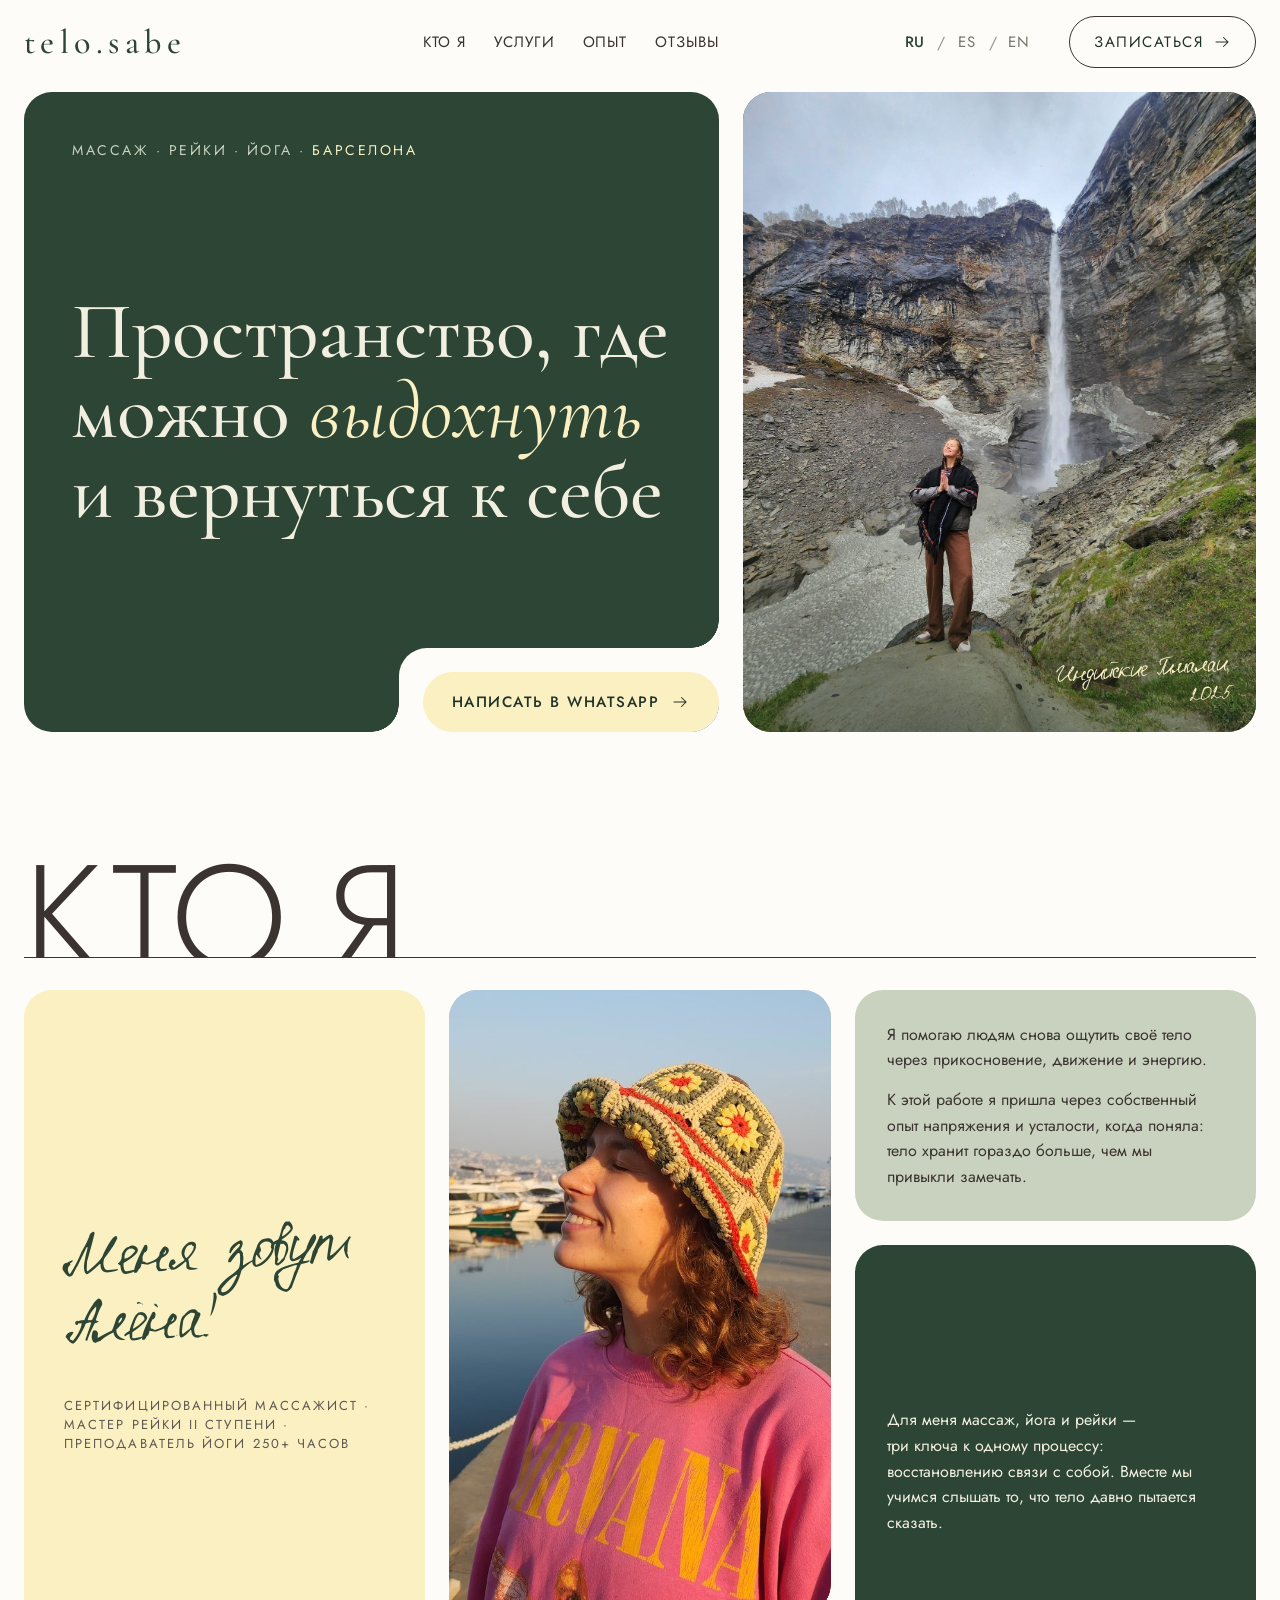
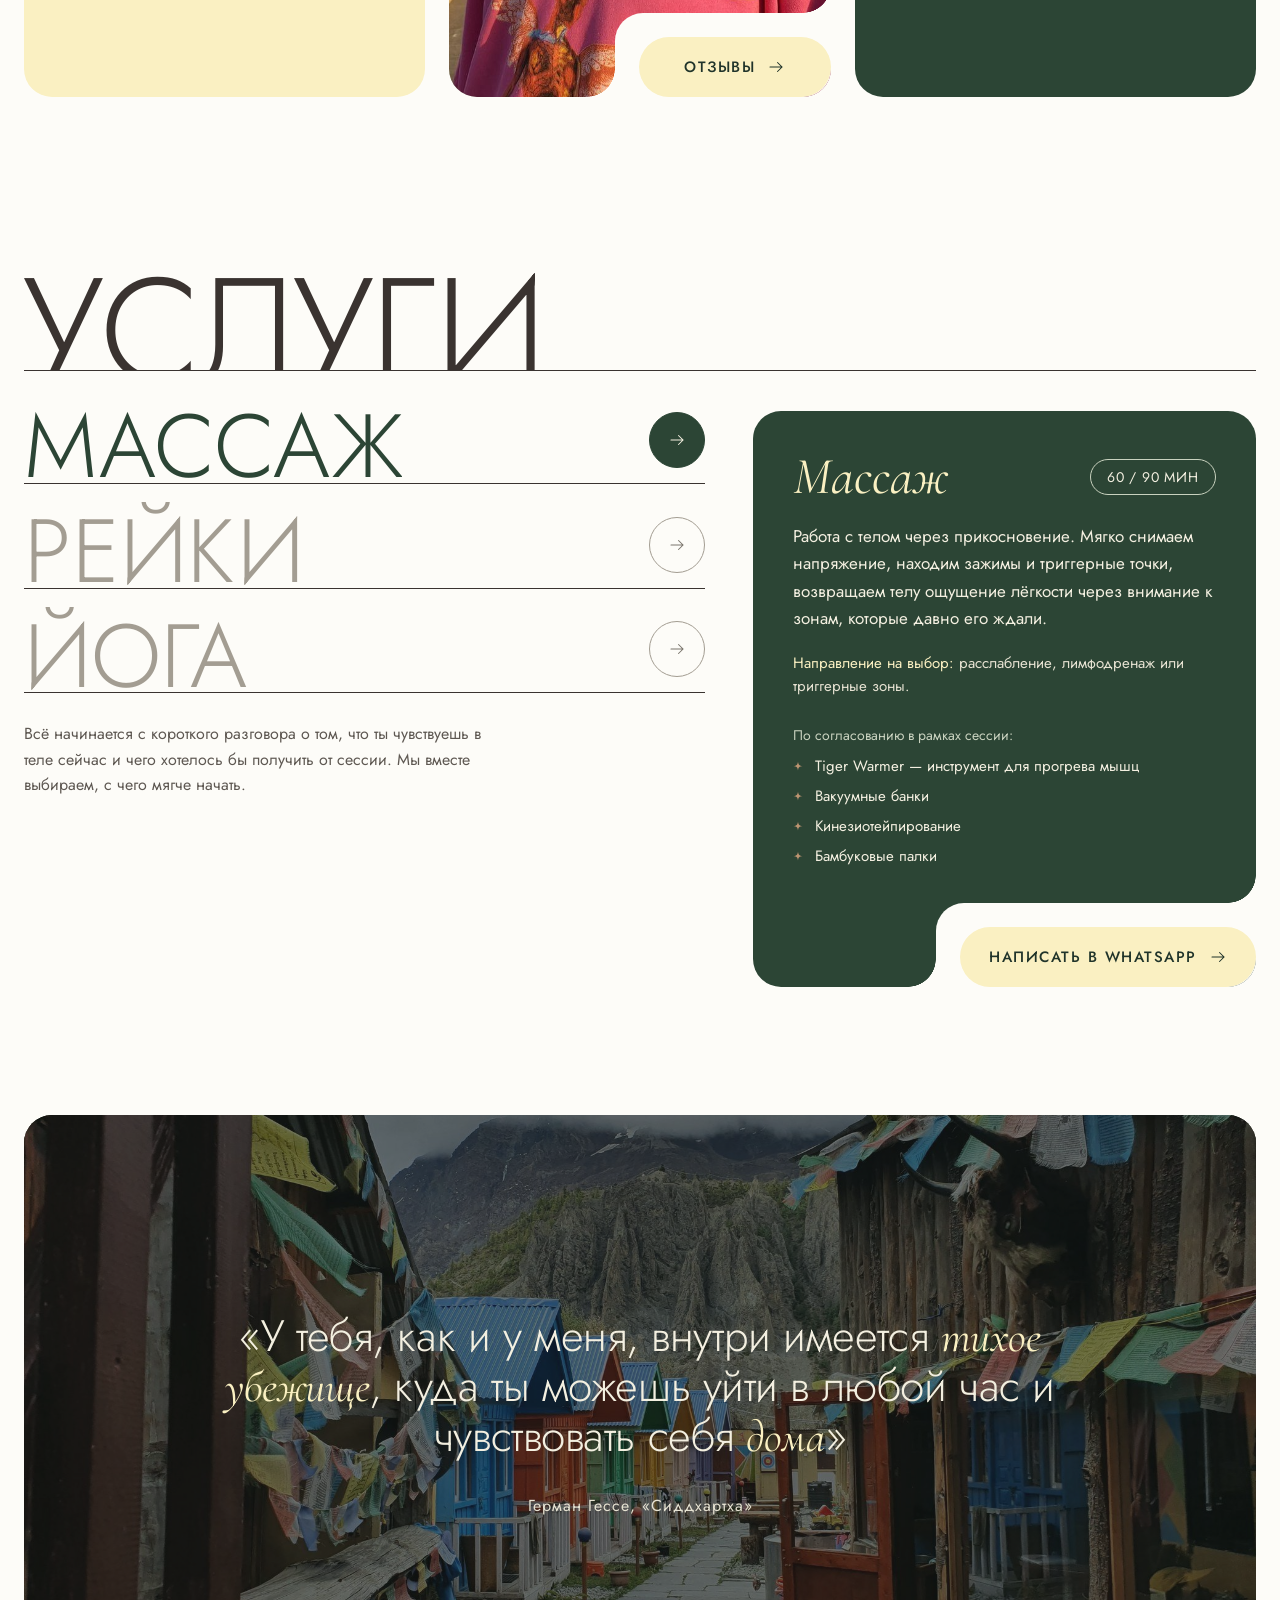
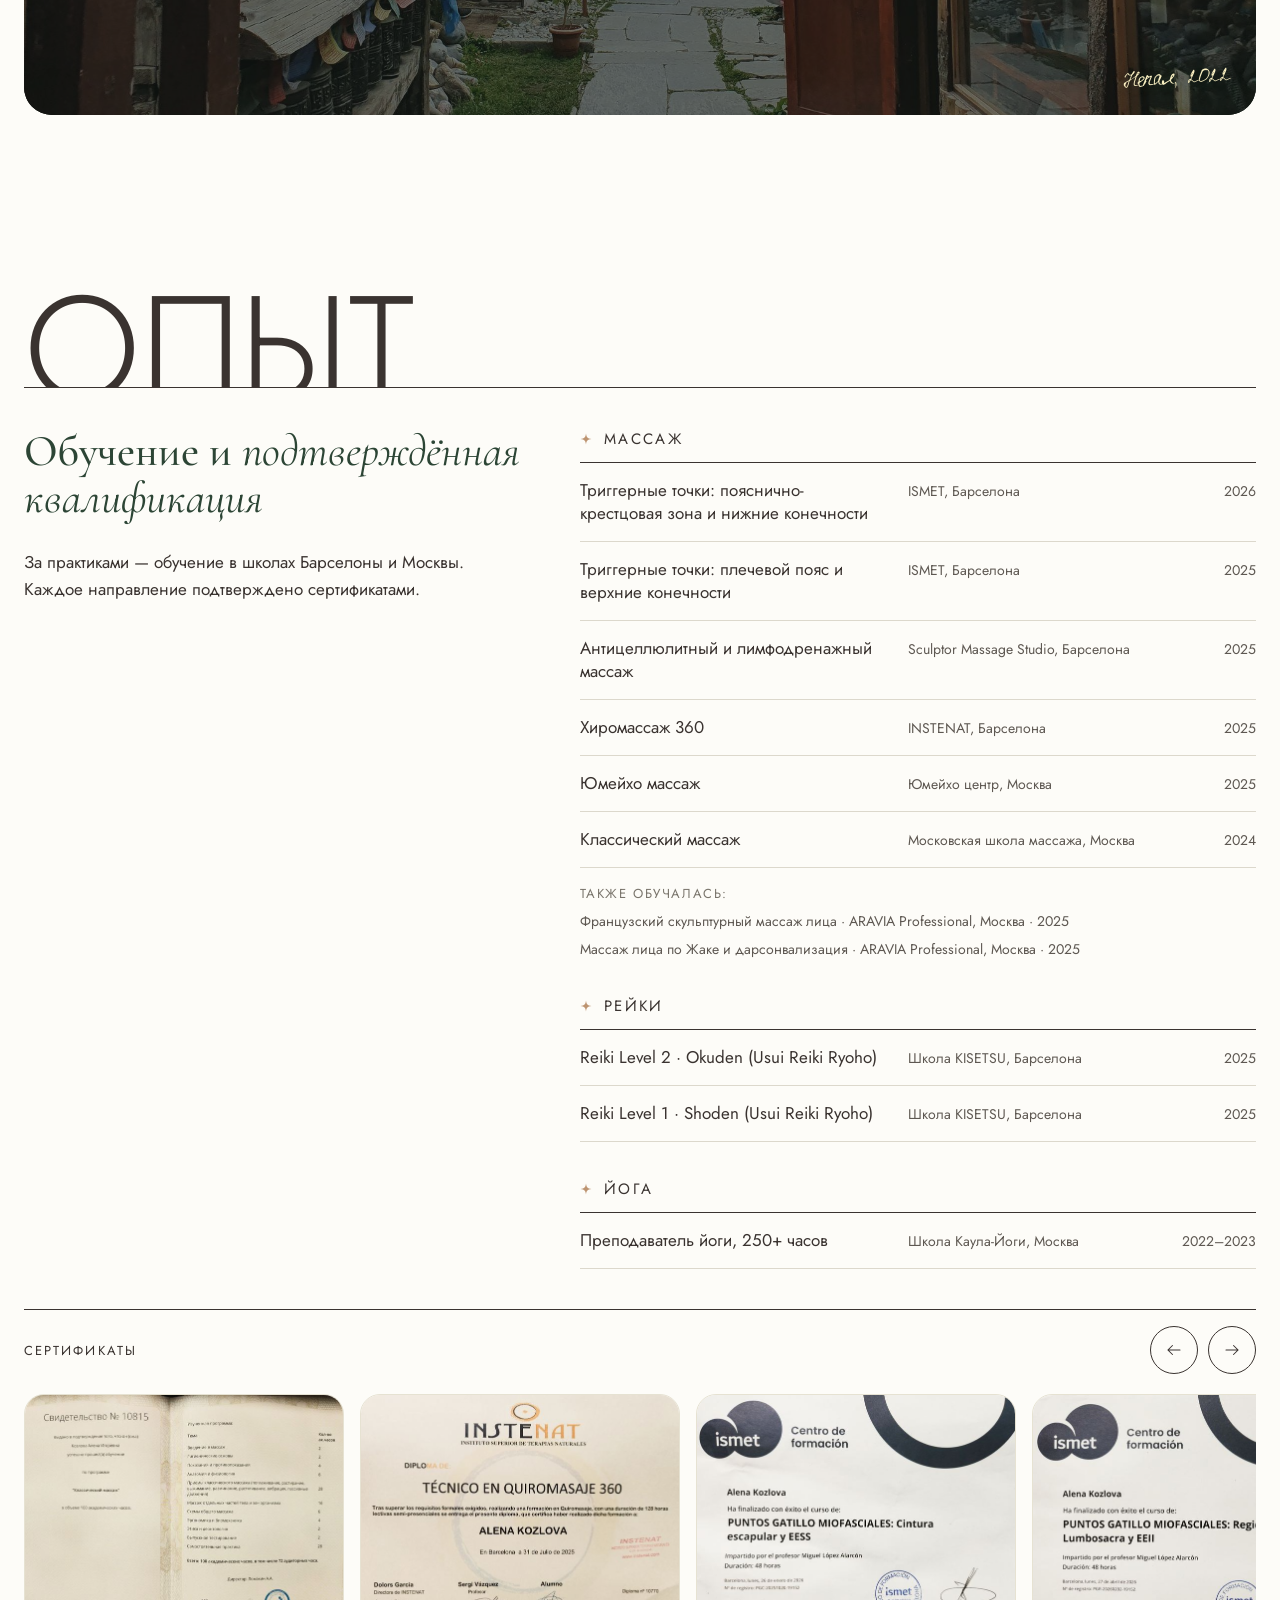
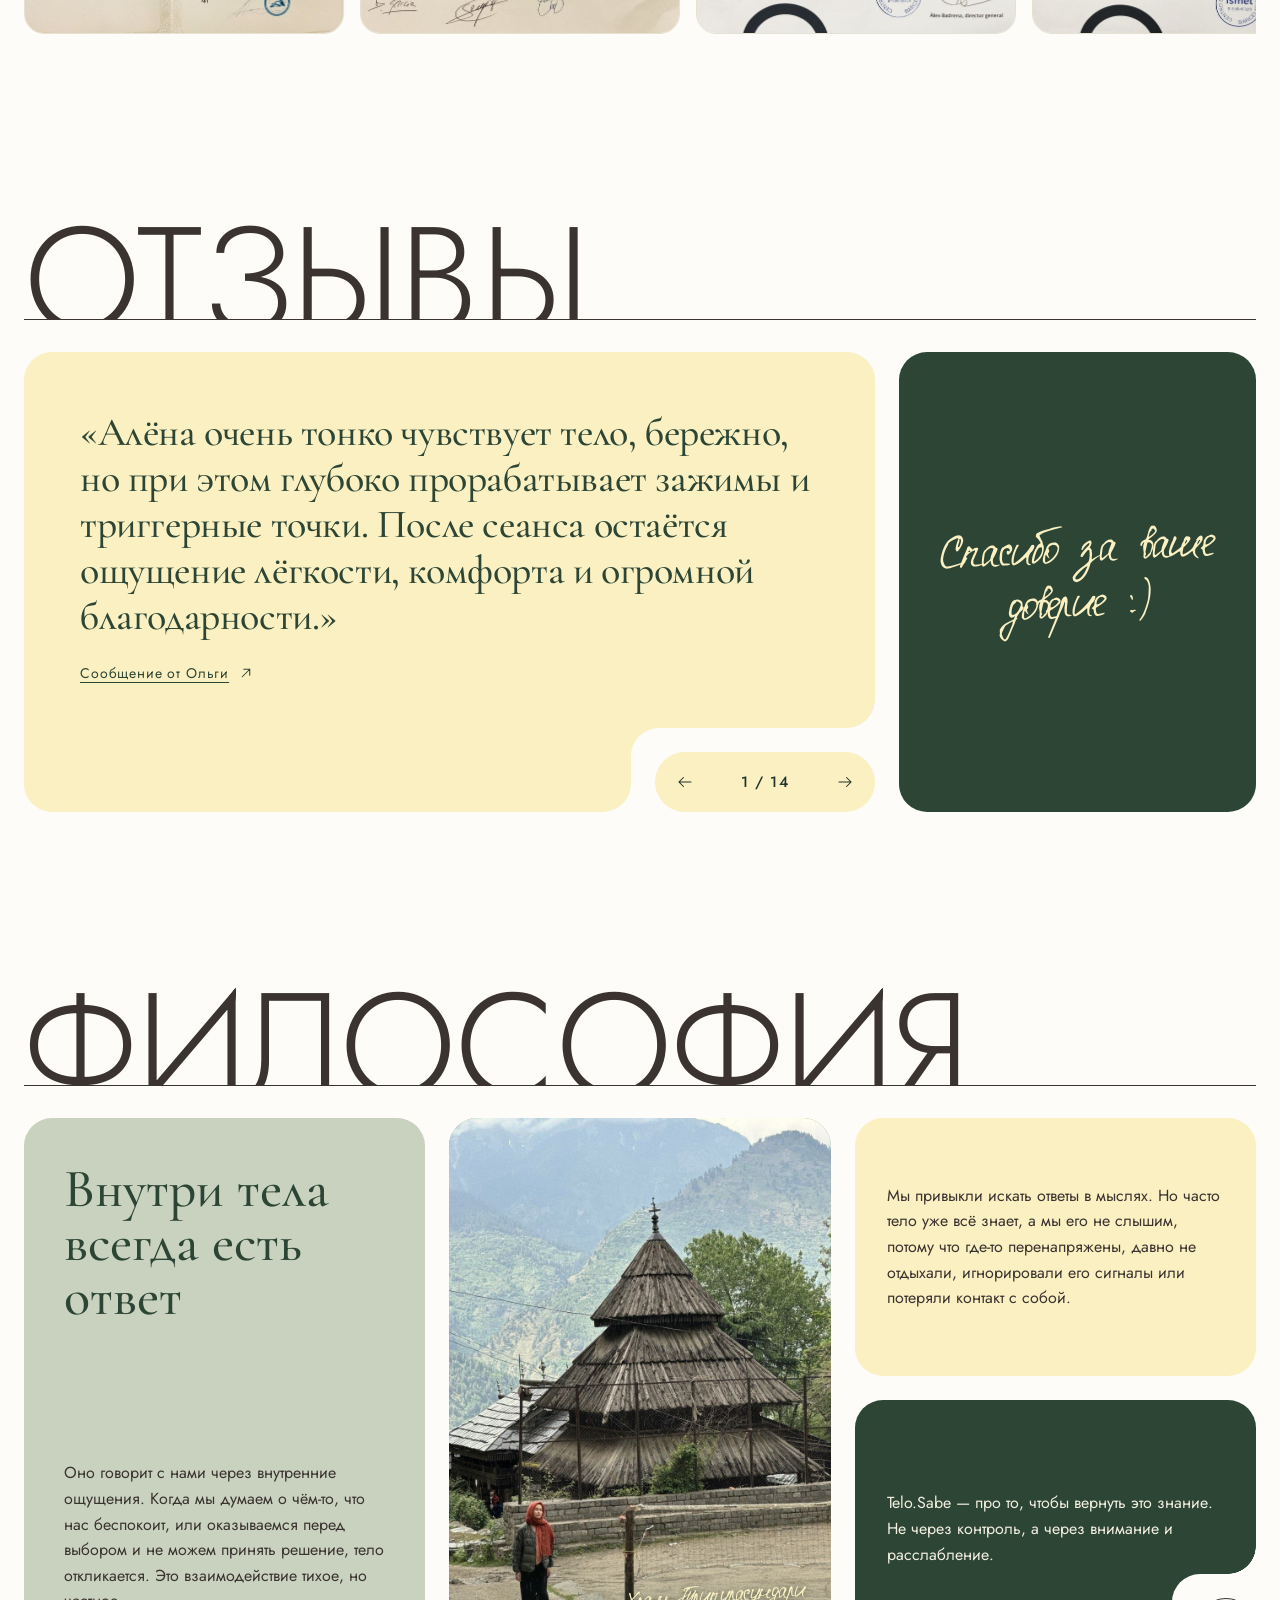
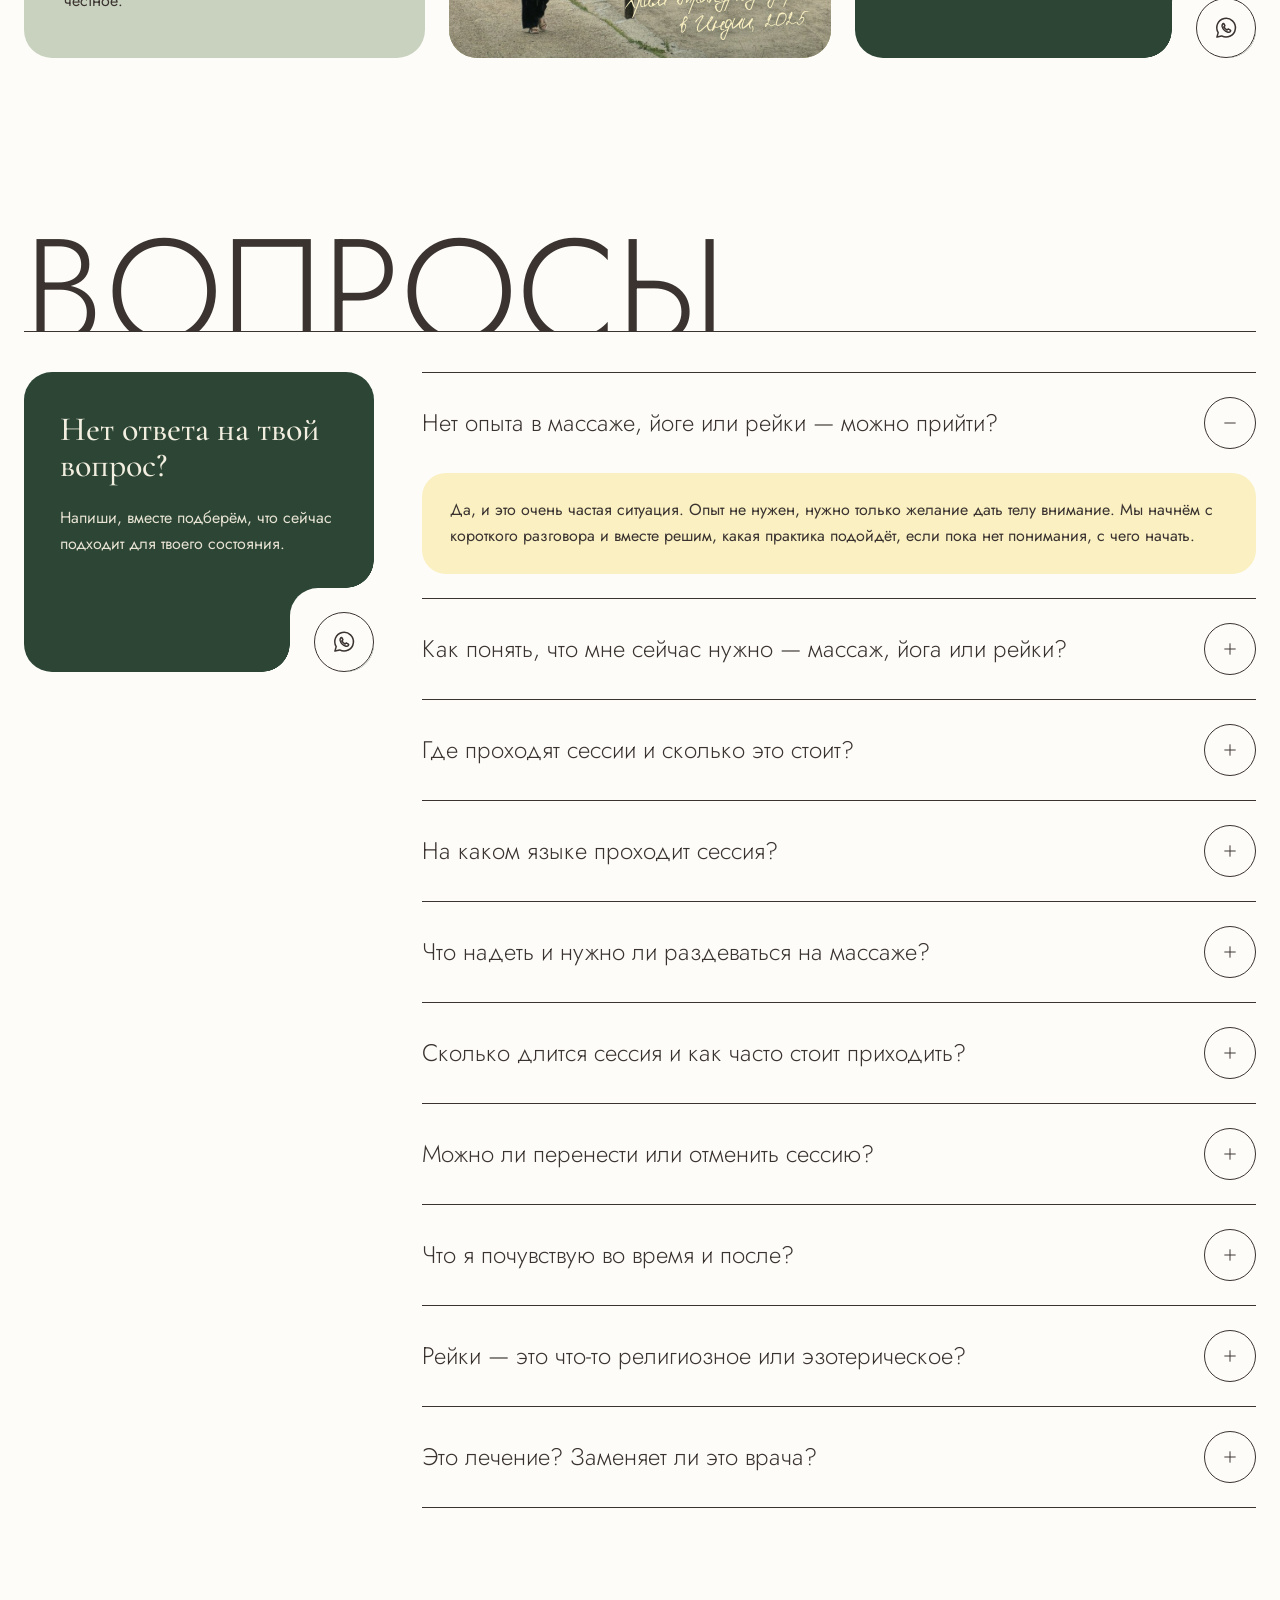
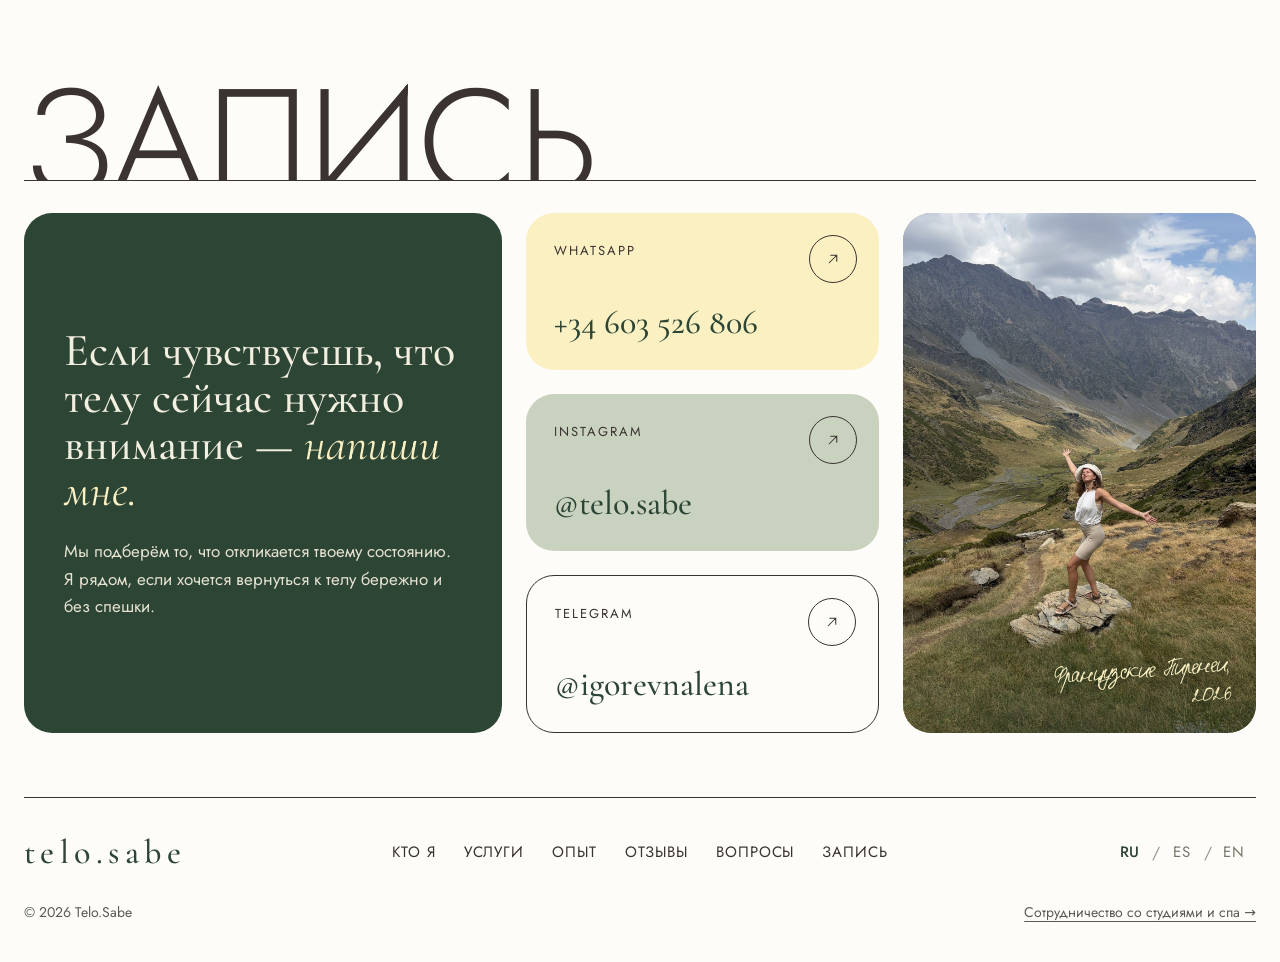
<file: index.html>
<!doctype html>
<html lang="ru">
<head>
<meta charset="utf-8">
<meta name="viewport" content="width=device-width, initial-scale=1">
<title>Массаж, йога и рейки в Барселоне — Telo.Sabe | тело знает</title>
<meta name="description" content="Telo.Sabe — массаж, йога и рейки в Барселоне. Пространство телесных практик: снятие напряжения, работа с триггерными точками, восстановление энергии и мягкое возвращение к себе.">
<link rel="canonical" href="https://telosabe.com/">
<link rel="alternate" hreflang="ru" href="https://telosabe.com/"><link rel="alternate" hreflang="es" href="https://telosabe.com/es/"><link rel="alternate" hreflang="en" href="https://telosabe.com/en/"><link rel="alternate" hreflang="x-default" href="https://telosabe.com/">
<meta property="og:type" content="website">
<meta property="og:url" content="https://telosabe.com/">
<meta property="og:title" content="Массаж, йога и рейки в Барселоне — Telo.Sabe">
<meta property="og:description" content="Пространство телесных практик: массаж, йога и рейки. Снятие напряжения и мягкое возвращение к себе.">
<meta property="og:image" content="https://telosabe.com/assets/img/og.jpg">
<meta property="og:locale" content="ru_RU">
<meta name="twitter:card" content="summary_large_image">
<meta name="theme-color" content="#2C4535">
<link rel="icon" href="favicon.svg" type="image/svg+xml">
<link rel="stylesheet" href="assets/css/fonts.css">
<link rel="stylesheet" href="assets/css/site.css">
<script type="application/ld+json">{"@context": "https://schema.org", "@type": "HealthAndBeautyBusiness", "name": "Telo.Sabe", "url": "https://telosabe.com/", "image": "https://telosabe.com/assets/img/og.jpg", "telephone": "+34 603 526 806", "areaServed": "Barcelona", "address": {"@type": "PostalAddress", "addressLocality": "Barcelona", "addressCountry": "ES"}, "sameAs": ["https://instagram.com/telo.sabe"]}</script>
<script type="application/ld+json">{"@context": "https://schema.org", "@type": "FAQPage", "mainEntity": [{"@type": "Question", "name": "Нет опыта в массаже, йоге или рейки — можно прийти?", "acceptedAnswer": {"@type": "Answer", "text": "Да, и это очень частая ситуация. Опыт не нужен, нужно только желание дать телу внимание. Мы начнём с короткого разговора и вместе решим, какая практика подойдёт, если пока нет понимания, с чего начать."}}, {"@type": "Question", "name": "Как понять, что мне сейчас нужно — массаж, йога или рейки?", "acceptedAnswer": {"@type": "Answer", "text": "Можно довериться телу: массаж — когда хочется расслабления и снять напряжение руками; йога — когда тянет к мягкому движению и дыханию; рейки — когда чувствуешь опустошённость и хочется тишины. Если сомневаешься, напиши, я помогу выбрать под твоё состояние."}}, {"@type": "Question", "name": "Где проходят сессии и сколько это стоит?", "acceptedAnswer": {"@type": "Answer", "text": "Я работаю в нескольких кабинетах в Барселоне. Напиши, подберём место, которое удобнее и ближе к тебе. И я пришлю актуальные цены и свободное время."}}, {"@type": "Question", "name": "На каком языке проходит сессия?", "acceptedAnswer": {"@type": "Answer", "text": "На русском, испанском или английском, как тебе удобнее."}}, {"@type": "Question", "name": "Что надеть и нужно ли раздеваться на массаже?", "acceptedAnswer": {"@type": "Answer", "text": "На йогу и рейки — удобная одежда, в которой легко двигаться и лежать (рейки проходит полностью одетым). На массаже ты раздеваешься до комфортного для себя уровня; тело укрыто, открыт только тот участок, с которым идёт работа. Твои границы на первом месте."}}, {"@type": "Question", "name": "Сколько длится сессия и как часто стоит приходить?", "acceptedAnswer": {"@type": "Answer", "text": "Сессия длится от 30 до 90 минут в зависимости от практики. Регулярность важнее интенсивности: для многих комфортен ритм раз в 1–2 недели, но всё зависит от твоего состояния и запроса."}}, {"@type": "Question", "name": "Можно ли перенести или отменить сессию?", "acceptedAnswer": {"@type": "Answer", "text": "Да, конечно. Просто предупреди меня минимум за 24 часа."}}, {"@type": "Question", "name": "Что я почувствую во время и после?", "acceptedAnswer": {"@type": "Answer", "text": "По-разному: тепло, лёгкую пульсацию, глубокое расслабление, иногда дремоту или эмоциональное освобождение. Многие уходят более отдохнувшими, лёгкими и спокойными. В ближайшие день-два тело может продолжать «доотпускать» напряжение — это нормально, а я подскажу, как поддержать тело дома."}}, {"@type": "Question", "name": "Рейки — это что-то религиозное или эзотерическое?", "acceptedAnswer": {"@type": "Answer", "text": "Нет. Рейки не связано с религией и не требует ни во что верить. Это мягкая практика замедления и восстановления ресурса. Я объясняю всё спокойно и понятно, без лишней эзотерики."}}, {"@type": "Question", "name": "Это лечение? Заменяет ли это врача?", "acceptedAnswer": {"@type": "Answer", "text": "Нет. Мои практики про заботу, внимание и восстановление контакта с телом, а не про диагнозы и лечение. Они прекрасно дополняют медицинскую помощь, но не заменяют её. Если есть заболевания или ты беременна — предупреди заранее, чтобы я мягко адаптировала сессию."}}]}</script>
</head>
<body>
<a class="skip" href="#main">Перейти к содержанию</a>
<header class="hdr">
<div class="cols wrapw" style="align-items:center">
<div class="hleft">
<a class="logo" href="#top">telo.sabe</a>
<nav class="nav" aria-label="Основное меню"><a href="#about">Кто я</a><a href="#services">Услуги</a><a href="#experience">Опыт</a><a href="#reviews">Отзывы</a></nav>
<button type="button" class="burger" aria-expanded="false" aria-controls="mmenu" aria-label="Открыть меню" data-open="Открыть меню" data-close="Закрыть меню"><svg width="20" height="20" viewBox="0 0 24 24" fill="none" stroke="currentColor" stroke-width="1.4" stroke-linecap="round" aria-hidden="true"><path d="M4 9h16M4 15h16"/></svg></button>
</div>
<div class="hright">
<div class="langs" role="group" aria-label="Язык сайта"><a class="lng on" href="index.html" hreflang="ru" lang="ru" aria-current="true">RU</a><span aria-hidden="true" class="sep">/</span><a class="lng" href="es/index.html" hreflang="es" lang="es">ES</a><span aria-hidden="true" class="sep">/</span><a class="lng" href="en/index.html" hreflang="en" lang="en">EN</a></div>
<a class="write" href="#contact">Записаться <svg width="18" height="18" viewBox="0 0 24 24" fill="none" stroke="currentColor" stroke-width="1.4" stroke-linecap="round" aria-hidden="true"><path d="M4 12h16M14 6l6 6-6 6"/></svg></a>
</div>
</div>
<div class="mmenu" id="mmenu" hidden>
<nav aria-label="Основное меню"><a href="#about">Кто я</a><a href="#services">Услуги</a><a href="#experience">Опыт</a><a href="#reviews">Отзывы</a><a href="#faq">Вопросы</a><a href="#contact">Запись</a></nav>
<div class="mlangs"><a class="lng on" href="index.html" hreflang="ru" lang="ru" aria-current="true">RU</a><span aria-hidden="true" class="sep">/</span><a class="lng" href="es/index.html" hreflang="es" lang="es">ES</a><span aria-hidden="true" class="sep">/</span><a class="lng" href="en/index.html" hreflang="en" lang="en">EN</a></div>
</div>
</header>
<main id="main">
<section id="top" class="sec" style="padding-top:8px;padding-bottom:40px">
<div class="cols wrapw" style="align-items:stretch">
<div class="card green hero-card">
<p class="eyebrow">массаж · рейки · йога · <span style="color:#FAF0C2">Барселона</span></p>
<h1 class="h1">Пространство, где можно <span class="it">выдохнуть</span> и вернуться к себе</h1>
<div class="cut" style="width:320px"><a class="pill" href="https://wa.me/34603526806?text=%D0%97%D0%B4%D1%80%D0%B0%D0%B2%D1%81%D1%82%D0%B2%D1%83%D0%B9%D1%82%D0%B5%21%20%D0%A5%D0%BE%D1%87%D1%83%20%D0%B7%D0%B0%D0%BF%D0%B8%D1%81%D0%B0%D1%82%D1%8C%D1%81%D1%8F" style="width:296px">Написать в WhatsApp <svg width="18" height="18" viewBox="0 0 24 24" fill="none" stroke="currentColor" stroke-width="1.4" stroke-linecap="round" aria-hidden="true"><path d="M4 12h16M14 6l6 6-6 6"/></svg></a></div><div class="inv inv-t"></div><div class="inv" style="right:320px;bottom:0"></div>
</div>
<div class="photo" style="aspect-ratio:3/4;background:#5E6B57">
<img src="assets/img/hero.jpg" alt="Алёна у водопада в горах, ладони сложены у груди" width="1350" height="1800" style="object-position:center 55%" fetchpriority="high">
<div class="shade" aria-hidden="true"></div>
<p class="place">Индийские Гималаи,<br>2025</p>
</div>
</div>
</section>
<section id="about" class="sec">
<div class="wrapw stack">
<div class="rule"><h2 class="big">КТО Я</h2></div>
<div class="about-grid">
<div class="card cream about-card a-name">
<p class="hand-name">Меня зовут<br class="nbr"> Алёна!</p>
<p class="caps small muted">Сертифицированный массажист · мастер рейки II&nbsp;ступени · преподаватель йоги 250+&nbsp;часов</p>
</div>
<div class="card sage a-story"><p class="body">Я помогаю людям снова ощутить своё тело через прикосновение, движение и энергию.</p><p class="body">К этой работе я пришла через собственный опыт напряжения и усталости, когда поняла: тело хранит гораздо больше, чем мы привыкли замечать.</p></div>
<div class="photo a-photo" style="aspect-ratio:3/4;background:#C9D2BF">
<img src="assets/img/about.jpg" alt="Алёна на набережной у моря, улыбается с закрытыми глазами" width="1200" height="1600" loading="lazy" style="object-position:center 40%;transform:scale(1.45);transform-origin:56% 88%">
<div class="cut" style="width:216px"><a class="pill" href="#reviews" style="width:192px">Отзывы <svg width="18" height="18" viewBox="0 0 24 24" fill="none" stroke="currentColor" stroke-width="1.4" stroke-linecap="round" aria-hidden="true"><path d="M4 12h16M14 6l6 6-6 6"/></svg></a></div><div class="inv inv-t"></div><div class="inv" style="right:216px;bottom:0"></div>
</div>
<div class="card green a-keys"><p class="body">Для меня массаж, йога и рейки — <br class="dbr"><span style="white-space:nowrap">три ключа</span> к одному процессу: восстановлению связи с собой. Вместе мы учимся слышать то, что тело давно пытается сказать.</p></div>
</div>
</div>
</section>
<section id="services" class="sec">
<div class="wrapw">
<div class="rule" style="margin-bottom:8px"><h2 class="big">Услуги</h2></div>
<div class="svc-wrap">
<div role="tablist" aria-label="Услуги" class="svc-list">
<div class="svc-item on">
<button type="button" role="tab" class="tab" id="tab0" aria-selected="true" aria-controls="panel0" data-i="0"><span class="big tabname">Массаж</span><span class="tabcirc" aria-hidden="true"><svg width="18" height="18" viewBox="0 0 24 24" fill="none" stroke="currentColor" stroke-width="1.4" stroke-linecap="round" aria-hidden="true"><path d="M4 12h16M14 6l6 6-6 6"/></svg></span></button>
<div class="mcard"><div class="card green svc-card"><div class="svc-head"><p class="svc-name">Массаж</p><div class="durs"><span class="dur">60 / 90 мин</span></div></div><p class="svc-desc">Работа с телом через прикосновение. Мягко снимаем напряжение, находим зажимы и триггерные точки, возвращаем телу ощущение лёгкости через внимание к зонам, которые давно его ждали.</p><p class="kinds"><span>Направление на выбор:</span> расслабление, лимфодренаж или триггерные зоны.</p><div class="svc-extra"><p>По согласованию в рамках сессии:</p><ul><li><svg width="10" height="10" viewBox="0 0 24 24" aria-hidden="true" class="star"><path d="M12 1C13 9 15 11 23 12C15 13 13 15 12 23C11 15 9 13 1 12C9 11 11 9 12 1Z" fill="currentColor"/></svg>Tiger Warmer — инструмент для прогрева мышц</li><li><svg width="10" height="10" viewBox="0 0 24 24" aria-hidden="true" class="star"><path d="M12 1C13 9 15 11 23 12C15 13 13 15 12 23C11 15 9 13 1 12C9 11 11 9 12 1Z" fill="currentColor"/></svg>Вакуумные банки</li><li><svg width="10" height="10" viewBox="0 0 24 24" aria-hidden="true" class="star"><path d="M12 1C13 9 15 11 23 12C15 13 13 15 12 23C11 15 9 13 1 12C9 11 11 9 12 1Z" fill="currentColor"/></svg>Кинезиотейпирование</li><li><svg width="10" height="10" viewBox="0 0 24 24" aria-hidden="true" class="star"><path d="M12 1C13 9 15 11 23 12C15 13 13 15 12 23C11 15 9 13 1 12C9 11 11 9 12 1Z" fill="currentColor"/></svg>Бамбуковые палки</li></ul></div><div class="cut" style="width:320px"><a class="pill" href="https://wa.me/34603526806?text=%D0%97%D0%B4%D1%80%D0%B0%D0%B2%D1%81%D1%82%D0%B2%D1%83%D0%B9%D1%82%D0%B5%21%20%D0%A5%D0%BE%D1%87%D1%83%20%D0%B7%D0%B0%D0%BF%D0%B8%D1%81%D0%B0%D1%82%D1%8C%D1%81%D1%8F%20%D0%BD%D0%B0%20%D0%BC%D0%B0%D1%81%D1%81%D0%B0%D0%B6" style="width:296px">Написать в WhatsApp <svg width="18" height="18" viewBox="0 0 24 24" fill="none" stroke="currentColor" stroke-width="1.4" stroke-linecap="round" aria-hidden="true"><path d="M4 12h16M14 6l6 6-6 6"/></svg></a></div><div class="inv inv-t"></div><div class="inv" style="right:320px;bottom:0"></div></div></div>
</div><div class="svc-item">
<button type="button" role="tab" class="tab" id="tab1" aria-selected="false" aria-controls="panel1" data-i="1"><span class="big tabname">Рейки</span><span class="tabcirc" aria-hidden="true"><svg width="18" height="18" viewBox="0 0 24 24" fill="none" stroke="currentColor" stroke-width="1.4" stroke-linecap="round" aria-hidden="true"><path d="M4 12h16M14 6l6 6-6 6"/></svg></span></button>
<div class="mcard"><div class="card green svc-card"><div class="svc-head"><p class="svc-name">Рейки</p><div class="durs"><span class="dur">30 мин</span><span class="dur">60 мин</span></div></div><p class="svc-desc">Практика энергетической балансировки и глубокого расслабления. В спокойной и доверительной атмосфере это способ замедлиться, побыть в тишине и восстановить ресурс.</p><div class="svc-extra"><p>Как проходит сессия:</p><ul><li><svg width="10" height="10" viewBox="0 0 24 24" aria-hidden="true" class="star"><path d="M12 1C13 9 15 11 23 12C15 13 13 15 12 23C11 15 9 13 1 12C9 11 11 9 12 1Z" fill="currentColor"/></svg>Полностью в одежде</li><li><svg width="10" height="10" viewBox="0 0 24 24" aria-hidden="true" class="star"><path d="M12 1C13 9 15 11 23 12C15 13 13 15 12 23C11 15 9 13 1 12C9 11 11 9 12 1Z" fill="currentColor"/></svg>Лёжа на массажном столе</li><li><svg width="10" height="10" viewBox="0 0 24 24" aria-hidden="true" class="star"><path d="M12 1C13 9 15 11 23 12C15 13 13 15 12 23C11 15 9 13 1 12C9 11 11 9 12 1Z" fill="currentColor"/></svg>Под пледом при необходимости</li></ul></div><div class="cut" style="width:320px"><a class="pill" href="https://wa.me/34603526806?text=%D0%97%D0%B4%D1%80%D0%B0%D0%B2%D1%81%D1%82%D0%B2%D1%83%D0%B9%D1%82%D0%B5%21%20%D0%A5%D0%BE%D1%87%D1%83%20%D0%B7%D0%B0%D0%BF%D0%B8%D1%81%D0%B0%D1%82%D1%8C%D1%81%D1%8F%20%D0%BD%D0%B0%20%D1%80%D0%B5%D0%B9%D0%BA%D0%B8" style="width:296px">Написать в WhatsApp <svg width="18" height="18" viewBox="0 0 24 24" fill="none" stroke="currentColor" stroke-width="1.4" stroke-linecap="round" aria-hidden="true"><path d="M4 12h16M14 6l6 6-6 6"/></svg></a></div><div class="inv inv-t"></div><div class="inv" style="right:320px;bottom:0"></div></div></div>
</div><div class="svc-item">
<button type="button" role="tab" class="tab" id="tab2" aria-selected="false" aria-controls="panel2" data-i="2"><span class="big tabname">Йога</span><span class="tabcirc" aria-hidden="true"><svg width="18" height="18" viewBox="0 0 24 24" fill="none" stroke="currentColor" stroke-width="1.4" stroke-linecap="round" aria-hidden="true"><path d="M4 12h16M14 6l6 6-6 6"/></svg></span></button>
<div class="mcard"><div class="card green svc-card"><div class="svc-head"><p class="svc-name">Йога</p><div class="durs"><span class="dur">60 мин</span></div></div><p class="svc-desc">Практика движения, дыхания и внимания. Мои практики не про сложные асаны, а про то, чтобы услышать тело через движение, дать энергии снова двигаться по телу и вернуться к своему природному ритму.</p><p class="kinds"><span>Формат:</span> индивидуальное занятие или групповое.</p><div class="svc-extra"><p>По согласованию в рамках практики:</p><ul><li><svg width="10" height="10" viewBox="0 0 24 24" aria-hidden="true" class="star"><path d="M12 1C13 9 15 11 23 12C15 13 13 15 12 23C11 15 9 13 1 12C9 11 11 9 12 1Z" fill="currentColor"/></svg>Расширенный блок дыхательных практик</li><li><svg width="10" height="10" viewBox="0 0 24 24" aria-hidden="true" class="star"><path d="M12 1C13 9 15 11 23 12C15 13 13 15 12 23C11 15 9 13 1 12C9 11 11 9 12 1Z" fill="currentColor"/></svg>МФР с роллом и мячиком</li></ul></div><div class="cut" style="width:320px"><a class="pill" href="https://wa.me/34603526806?text=%D0%97%D0%B4%D1%80%D0%B0%D0%B2%D1%81%D1%82%D0%B2%D1%83%D0%B9%D1%82%D0%B5%21%20%D0%A5%D0%BE%D1%87%D1%83%20%D0%B7%D0%B0%D0%BF%D0%B8%D1%81%D0%B0%D1%82%D1%8C%D1%81%D1%8F%20%D0%BD%D0%B0%20%D0%B9%D0%BE%D0%B3%D1%83" style="width:296px">Написать в WhatsApp <svg width="18" height="18" viewBox="0 0 24 24" fill="none" stroke="currentColor" stroke-width="1.4" stroke-linecap="round" aria-hidden="true"><path d="M4 12h16M14 6l6 6-6 6"/></svg></a></div><div class="inv inv-t"></div><div class="inv" style="right:320px;bottom:0"></div></div></div>
</div>
<p class="lead muted">Всё начинается с короткого разговора о том, что ты чувствуешь в теле сейчас и чего хотелось бы получить от сессии. Мы вместе выбираем, с чего мягче начать.</p>
</div>
<div class="svc-dpanel"><div class="card green svc-card svc-stack"><div class="svc-panel" id="panel0" role="tabpanel" aria-labelledby="tab0" data-wa="https://wa.me/34603526806?text=%D0%97%D0%B4%D1%80%D0%B0%D0%B2%D1%81%D1%82%D0%B2%D1%83%D0%B9%D1%82%D0%B5%21%20%D0%A5%D0%BE%D1%87%D1%83%20%D0%B7%D0%B0%D0%BF%D0%B8%D1%81%D0%B0%D1%82%D1%8C%D1%81%D1%8F%20%D0%BD%D0%B0%20%D0%BC%D0%B0%D1%81%D1%81%D0%B0%D0%B6"><div class="svc-head"><p class="svc-name">Массаж</p><div class="durs"><span class="dur">60 / 90 мин</span></div></div><p class="svc-desc">Работа с телом через прикосновение. Мягко снимаем напряжение, находим зажимы и триггерные точки, возвращаем телу ощущение лёгкости через внимание к зонам, которые давно его ждали.</p><p class="kinds"><span>Направление на выбор:</span> расслабление, лимфодренаж или триггерные зоны.</p><div class="svc-extra"><p>По согласованию в рамках сессии:</p><ul><li><svg width="10" height="10" viewBox="0 0 24 24" aria-hidden="true" class="star"><path d="M12 1C13 9 15 11 23 12C15 13 13 15 12 23C11 15 9 13 1 12C9 11 11 9 12 1Z" fill="currentColor"/></svg>Tiger Warmer — инструмент для прогрева мышц</li><li><svg width="10" height="10" viewBox="0 0 24 24" aria-hidden="true" class="star"><path d="M12 1C13 9 15 11 23 12C15 13 13 15 12 23C11 15 9 13 1 12C9 11 11 9 12 1Z" fill="currentColor"/></svg>Вакуумные банки</li><li><svg width="10" height="10" viewBox="0 0 24 24" aria-hidden="true" class="star"><path d="M12 1C13 9 15 11 23 12C15 13 13 15 12 23C11 15 9 13 1 12C9 11 11 9 12 1Z" fill="currentColor"/></svg>Кинезиотейпирование</li><li><svg width="10" height="10" viewBox="0 0 24 24" aria-hidden="true" class="star"><path d="M12 1C13 9 15 11 23 12C15 13 13 15 12 23C11 15 9 13 1 12C9 11 11 9 12 1Z" fill="currentColor"/></svg>Бамбуковые палки</li></ul></div></div><div class="svc-panel" id="panel1" role="tabpanel" aria-labelledby="tab1" data-wa="https://wa.me/34603526806?text=%D0%97%D0%B4%D1%80%D0%B0%D0%B2%D1%81%D1%82%D0%B2%D1%83%D0%B9%D1%82%D0%B5%21%20%D0%A5%D0%BE%D1%87%D1%83%20%D0%B7%D0%B0%D0%BF%D0%B8%D1%81%D0%B0%D1%82%D1%8C%D1%81%D1%8F%20%D0%BD%D0%B0%20%D1%80%D0%B5%D0%B9%D0%BA%D0%B8" hidden><div class="svc-head"><p class="svc-name">Рейки</p><div class="durs"><span class="dur">30 мин</span><span class="dur">60 мин</span></div></div><p class="svc-desc">Практика энергетической балансировки и глубокого расслабления. В спокойной и доверительной атмосфере это способ замедлиться, побыть в тишине и восстановить ресурс.</p><div class="svc-extra"><p>Как проходит сессия:</p><ul><li><svg width="10" height="10" viewBox="0 0 24 24" aria-hidden="true" class="star"><path d="M12 1C13 9 15 11 23 12C15 13 13 15 12 23C11 15 9 13 1 12C9 11 11 9 12 1Z" fill="currentColor"/></svg>Полностью в одежде</li><li><svg width="10" height="10" viewBox="0 0 24 24" aria-hidden="true" class="star"><path d="M12 1C13 9 15 11 23 12C15 13 13 15 12 23C11 15 9 13 1 12C9 11 11 9 12 1Z" fill="currentColor"/></svg>Лёжа на массажном столе</li><li><svg width="10" height="10" viewBox="0 0 24 24" aria-hidden="true" class="star"><path d="M12 1C13 9 15 11 23 12C15 13 13 15 12 23C11 15 9 13 1 12C9 11 11 9 12 1Z" fill="currentColor"/></svg>Под пледом при необходимости</li></ul></div></div><div class="svc-panel" id="panel2" role="tabpanel" aria-labelledby="tab2" data-wa="https://wa.me/34603526806?text=%D0%97%D0%B4%D1%80%D0%B0%D0%B2%D1%81%D1%82%D0%B2%D1%83%D0%B9%D1%82%D0%B5%21%20%D0%A5%D0%BE%D1%87%D1%83%20%D0%B7%D0%B0%D0%BF%D0%B8%D1%81%D0%B0%D1%82%D1%8C%D1%81%D1%8F%20%D0%BD%D0%B0%20%D0%B9%D0%BE%D0%B3%D1%83" hidden><div class="svc-head"><p class="svc-name">Йога</p><div class="durs"><span class="dur">60 мин</span></div></div><p class="svc-desc">Практика движения, дыхания и внимания. Мои практики не про сложные асаны, а про то, чтобы услышать тело через движение, дать энергии снова двигаться по телу и вернуться к своему природному ритму.</p><p class="kinds"><span>Формат:</span> индивидуальное занятие или групповое.</p><div class="svc-extra"><p>По согласованию в рамках практики:</p><ul><li><svg width="10" height="10" viewBox="0 0 24 24" aria-hidden="true" class="star"><path d="M12 1C13 9 15 11 23 12C15 13 13 15 12 23C11 15 9 13 1 12C9 11 11 9 12 1Z" fill="currentColor"/></svg>Расширенный блок дыхательных практик</li><li><svg width="10" height="10" viewBox="0 0 24 24" aria-hidden="true" class="star"><path d="M12 1C13 9 15 11 23 12C15 13 13 15 12 23C11 15 9 13 1 12C9 11 11 9 12 1Z" fill="currentColor"/></svg>МФР с роллом и мячиком</li></ul></div></div><div class="cut" style="width:320px"><a class="pill svc-wa" href="https://wa.me/34603526806?text=%D0%97%D0%B4%D1%80%D0%B0%D0%B2%D1%81%D1%82%D0%B2%D1%83%D0%B9%D1%82%D0%B5%21%20%D0%A5%D0%BE%D1%87%D1%83%20%D0%B7%D0%B0%D0%BF%D0%B8%D1%81%D0%B0%D1%82%D1%8C%D1%81%D1%8F%20%D0%BD%D0%B0%20%D0%BC%D0%B0%D1%81%D1%81%D0%B0%D0%B6" style="width:296px">Написать в WhatsApp <svg width="18" height="18" viewBox="0 0 24 24" fill="none" stroke="currentColor" stroke-width="1.4" stroke-linecap="round" aria-hidden="true"><path d="M4 12h16M14 6l6 6-6 6"/></svg></a></div><div class="inv inv-t"></div><div class="inv" style="right:320px;bottom:0"></div></div></div>
</div>
</div>
</section>
<section id="quote" class="sec" style="padding-top:40px">
<div class="wrapw">
<div class="quote-card">
<img src="assets/img/quote.jpg" alt="" width="2000" height="1500" loading="lazy">
<div class="dim" aria-hidden="true"></div>
<p class="place">Непал, 2022</p>
<figure>
<blockquote class="q">«У тебя, как и у меня, внутри имеется <span class="hl">тихое убежище</span>, куда ты можешь уйти в любой час и чувствовать себя <span class="hl">дома</span>»</blockquote>
<figcaption>Герман Гессе, «Сиддхартха»</figcaption>
</figure>
</div>
</div>
</section>
<section id="experience" class="sec">
<div class="wrapw stack" style="gap:40px">
<div class="rule"><h2 class="big">Опыт</h2></div>
<div class="exp-wrap">
<div class="stack" style="gap:28px">
<p class="h3 serif green-t">Обучение и <span class="it">подтверждённая квалификация</span></p>
<p class="body" style="font-size:17px">За практиками — обучение в школах Барселоны и Москвы. Каждое направление подтверждено сертификатами.</p>
</div>
<div class="stack" style="gap:36px"><div class="grp"><div class="grp-h"><svg width="10" height="10" viewBox="0 0 24 24" aria-hidden="true" class="star"><path d="M12 1C13 9 15 11 23 12C15 13 13 15 12 23C11 15 9 13 1 12C9 11 11 9 12 1Z" fill="currentColor"/></svg><h3>Массаж</h3></div><div class="row"><p>Триггерные точки: пояснично-крестцовая зона и нижние конечности</p><p class="sch">ISMET, Барселона</p><p class="yr">2026</p></div><div class="row"><p>Триггерные точки: плечевой пояс и верхние конечности</p><p class="sch">ISMET, Барселона</p><p class="yr">2025</p></div><div class="row"><p>Антицеллюлитный и лимфодренажный массаж</p><p class="sch">Sculptor Massage Studio, Барселона</p><p class="yr">2025</p></div><div class="row"><p>Хиромассаж 360</p><p class="sch">INSTENAT, Барселона</p><p class="yr">2025</p></div><div class="row"><p>Юмейхо массаж</p><p class="sch">Юмейхо центр, Москва</p><p class="yr">2025</p></div><div class="row"><p>Классический массаж</p><p class="sch">Московская школа массажа, Москва</p><p class="yr">2024</p></div><div class="also"><p class="caps small">Также обучалась:</p><p>Французский скульптурный массаж лица · ARAVIA Professional, Москва · 2025</p><p>Массаж лица по Жаке и дарсонвализация · ARAVIA Professional, Москва · 2025</p></div></div><div class="grp"><div class="grp-h"><svg width="10" height="10" viewBox="0 0 24 24" aria-hidden="true" class="star"><path d="M12 1C13 9 15 11 23 12C15 13 13 15 12 23C11 15 9 13 1 12C9 11 11 9 12 1Z" fill="currentColor"/></svg><h3>Рейки</h3></div><div class="row"><p>Reiki Level 2 · Okuden (Usui Reiki Ryoho)</p><p class="sch">Школа KISETSU, Барселона</p><p class="yr">2025</p></div><div class="row"><p>Reiki Level 1 · Shoden (Usui Reiki Ryoho)</p><p class="sch">Школа KISETSU, Барселона</p><p class="yr">2025</p></div></div><div class="grp"><div class="grp-h"><svg width="10" height="10" viewBox="0 0 24 24" aria-hidden="true" class="star"><path d="M12 1C13 9 15 11 23 12C15 13 13 15 12 23C11 15 9 13 1 12C9 11 11 9 12 1Z" fill="currentColor"/></svg><h3>Йога</h3></div><div class="row"><p>Преподаватель йоги, 250+ часов</p><p class="sch">Школа Каула-Йоги, Москва</p><p class="yr">2022–2023</p></div></div></div>
</div>
<div class="stack" style="gap:20px">
<div class="certs-h"><p class="caps small">Сертификаты</p>
<div style="display:flex;gap:10px"><button type="button" class="arr" data-dir="-1" aria-label="Предыдущие сертификаты"><svg width="18" height="18" viewBox="0 0 24 24" fill="none" stroke="currentColor" stroke-width="1.4" stroke-linecap="round" aria-hidden="true"><path d="M20 12H4M10 6l-6 6 6 6"/></svg></button><button type="button" class="arr" data-dir="1" aria-label="Следующие сертификаты"><svg width="18" height="18" viewBox="0 0 24 24" fill="none" stroke="currentColor" stroke-width="1.4" stroke-linecap="round" aria-hidden="true"><path d="M4 12h16M14 6l6 6-6 6"/></svg></button></div></div>
<div class="track" tabindex="0" aria-label="Сертификаты"><button type="button" class="cert" data-full="assets/img/certs/c1.jpg" data-alt="Сертификат 1 из 11" aria-label="Открыть: сертификат 1 из 11"><img src="assets/img/certs/c1-thumb.jpg" alt="Сертификат 1 из 11" loading="lazy" width="320" height="240" style="width:320px"></button><button type="button" class="cert" data-full="assets/img/certs/c2.jpg" data-alt="Сертификат 2 из 11" aria-label="Открыть: сертификат 2 из 11"><img src="assets/img/certs/c2-thumb.jpg" alt="Сертификат 2 из 11" loading="lazy" width="320" height="240" style="width:320px"></button><button type="button" class="cert" data-full="assets/img/certs/c3.jpg" data-alt="Сертификат 3 из 11" aria-label="Открыть: сертификат 3 из 11"><img src="assets/img/certs/c3-thumb.jpg" alt="Сертификат 3 из 11" loading="lazy" width="320" height="240" style="width:320px"></button><button type="button" class="cert" data-full="assets/img/certs/c4.jpg" data-alt="Сертификат 4 из 11" aria-label="Открыть: сертификат 4 из 11"><img src="assets/img/certs/c4-thumb.jpg" alt="Сертификат 4 из 11" loading="lazy" width="320" height="240" style="width:320px"></button><button type="button" class="cert" data-full="assets/img/certs/c5.jpg" data-alt="Сертификат 5 из 11" aria-label="Открыть: сертификат 5 из 11"><img src="assets/img/certs/c5-thumb.jpg" alt="Сертификат 5 из 11" loading="lazy" width="320" height="240" style="width:320px"></button><button type="button" class="cert" data-full="assets/img/certs/c6.jpg" data-alt="Сертификат 6 из 11" aria-label="Открыть: сертификат 6 из 11"><img src="assets/img/certs/c6-thumb.jpg" alt="Сертификат 6 из 11" loading="lazy" width="320" height="240" style="width:320px"></button><button type="button" class="cert" data-full="assets/img/certs/c7.jpg" data-alt="Сертификат 7 из 11" aria-label="Открыть: сертификат 7 из 11"><img src="assets/img/certs/c7-thumb.jpg" alt="Сертификат 7 из 11" loading="lazy" width="320" height="240" style="width:320px"></button><button type="button" class="cert" data-full="assets/img/certs/c8.jpg" data-alt="Сертификат 8 из 11" aria-label="Открыть: сертификат 8 из 11"><img src="assets/img/certs/c8-thumb.jpg" alt="Сертификат 8 из 11" loading="lazy" width="180" height="240" style="width:180px"></button><button type="button" class="cert" data-full="assets/img/certs/c9.jpg" data-alt="Сертификат 9 из 11" aria-label="Открыть: сертификат 9 из 11"><img src="assets/img/certs/c9-thumb.jpg" alt="Сертификат 9 из 11" loading="lazy" width="180" height="240" style="width:180px"></button><button type="button" class="cert" data-full="assets/img/certs/c10.jpg" data-alt="Сертификат 10 из 11" aria-label="Открыть: сертификат 10 из 11"><img src="assets/img/certs/c10-thumb.jpg" alt="Сертификат 10 из 11" loading="lazy" width="180" height="240" style="width:180px"></button><button type="button" class="cert" data-full="assets/img/certs/c11.jpg" data-alt="Сертификат 11 из 11" aria-label="Открыть: сертификат 11 из 11"><img src="assets/img/certs/c11-thumb.jpg" alt="Сертификат 11 из 11" loading="lazy" width="320" height="240" style="width:320px"></button></div>
</div>
</div>
</section>
<section id="reviews" class="sec">
<div class="wrapw stack">
<div class="rule"><h2 class="big">Отзывы</h2></div>
<div class="rev-grid">
<div class="rev-card" data-reviews='[{&quot;t&quot;: &quot;Алёна очень тонко чувствует тело, бережно, но при этом глубоко прорабатывает зажимы и триггерные точки. После сеанса остаётся ощущение лёгкости, комфорта и огромной благодарности.&quot;, &quot;from&quot;: &quot;Сообщение от Ольги&quot;, &quot;note&quot;: &quot;&quot;, &quot;shot&quot;: &quot;assets/img/reviews/review-1.jpg&quot;}, {&quot;t&quot;: &quot;Спасибо большое за массаж — это был мощный и глубокий сеанс. После появилось ощущение, будто сняли накопившееся напряжение. С радостью приду ещё и точно буду рекомендовать.&quot;, &quot;from&quot;: &quot;Сообщение от Любы&quot;, &quot;note&quot;: &quot;&quot;, &quot;shot&quot;: &quot;assets/img/reviews/review-2.jpg&quot;}, {&quot;t&quot;: &quot;Я как новая машина. Готова пахать всю неделю!&quot;, &quot;from&quot;: &quot;Сообщение от Людмилы&quot;, &quot;note&quot;: &quot;&quot;, &quot;shot&quot;: &quot;assets/img/reviews/review-3.jpg&quot;}, {&quot;t&quot;: &quot;Каждый сеанс просто невероятный. С первых минут всё расслабляется и уходит напряжение. После каждого — ощущение лёгкости, как будто заново родилась.&quot;, &quot;from&quot;: &quot;Сообщение от Миры&quot;, &quot;note&quot;: &quot;&quot;, &quot;shot&quot;: &quot;assets/img/reviews/review-4.jpg&quot;}, {&quot;t&quot;: &quot;Присылаю лучи благодарности за нежные и одновременно сильные руки мастера. Тело чувствует себя обновлённым, и утром скованность значительно меньше.&quot;, &quot;from&quot;: &quot;Сообщение от Даши&quot;, &quot;note&quot;: &quot;&quot;, &quot;shot&quot;: &quot;assets/img/reviews/review-6.jpg&quot;}, {&quot;t&quot;: &quot;Алёна привела меня в мир йоги. Показала всю красоту практик и научила наслаждаться процессом и радостью от нахождения с собой в контакте.&quot;, &quot;from&quot;: &quot;Сообщение от Ирины&quot;, &quot;note&quot;: &quot;&quot;, &quot;shot&quot;: &quot;assets/img/reviews/review-7.jpg&quot;}, {&quot;t&quot;: &quot;Золотые ручки! Спала как боженька, ручка вообще не болит.&quot;, &quot;from&quot;: &quot;Сообщение от Антонины&quot;, &quot;note&quot;: &quot;&quot;, &quot;shot&quot;: &quot;assets/img/reviews/review-8.jpg&quot;}, {&quot;t&quot;: &quot;Пришёл на массаж с зажатыми мышцами и болью в спине. Уже после сеанса почувствовал заметное облегчение, а через несколько дней боль полностью ушла.&quot;, &quot;from&quot;: &quot;Сообщение от Александра&quot;, &quot;note&quot;: &quot;&quot;, &quot;shot&quot;: &quot;assets/img/reviews/review-9.jpg&quot;}, {&quot;t&quot;: &quot;Официально подтверждаю: можешь менять в шапке профиля на «целительница». Сертификат могу выдать.&quot;, &quot;from&quot;: &quot;Сообщение от Марии&quot;, &quot;note&quot;: &quot;&quot;, &quot;shot&quot;: &quot;assets/img/reviews/review-10.jpg&quot;}, {&quot;t&quot;: &quot;Мышцы болят на плечах и в шее, как будто их катком проехали, но это такая приятная боль. Сижу наслаждаюсь осанкой.&quot;, &quot;from&quot;: &quot;Сообщение от Леси&quot;, &quot;note&quot;: &quot;&quot;, &quot;shot&quot;: &quot;assets/img/reviews/review-11.jpg&quot;}, {&quot;t&quot;: &quot;Массажем назвать рука не поднимается — это целый исцеляющий ритуал. Абсолютно счастлива, что к тебе сходила, тело и душа оживают!&quot;, &quot;from&quot;: &quot;Сообщение от Натальи&quot;, &quot;note&quot;: &quot;&quot;, &quot;shot&quot;: &quot;assets/img/reviews/review-12.jpg&quot;}, {&quot;t&quot;: &quot;Моя лопатка и поясница преклоняются пред тобой. Мне комфортно дышать, сидеть — я тебя обожать и любить и благодарить!&quot;, &quot;from&quot;: &quot;Сообщение от Алесии&quot;, &quot;note&quot;: &quot;&quot;, &quot;shot&quot;: &quot;assets/img/reviews/review-13.jpg&quot;}, {&quot;t&quot;: &quot;Ходила на массаж к Алёне и осталась очень довольна. После массажа ушли напряжённость, боли в мышцах и суставах. Во время сессии можно расслабиться настолько, что удастся поспать.&quot;, &quot;from&quot;: &quot;Сообщение от Марии&quot;, &quot;note&quot;: &quot;&quot;, &quot;shot&quot;: &quot;assets/img/reviews/review-16.jpg&quot;}, {&quot;t&quot;: &quot;I had an amazing massage experience with Alena. The pressure was perfect, and afterward my body felt much lighter and tension-free.&quot;, &quot;from&quot;: &quot;Сообщение от Алтынай&quot;, &quot;note&quot;: &quot;&quot;, &quot;shot&quot;: &quot;assets/img/reviews/review-15.jpg&quot;}]' data-prefix="«" data-suffix="»" data-shot-alt="Скриншот отзыва клиента">
<figure aria-live="polite">
<blockquote class="q rev-text"></blockquote>
<p class="rev-meta"><button type="button" class="orig"><span class="rev-from"></span> <svg width="18" height="18" viewBox="0 0 24 24" fill="none" stroke="currentColor" stroke-width="1.4" stroke-linecap="round" aria-hidden="true"><path d="M7 17 17 7M9 7h8v8"/></svg></button><span class="rev-note"></span></p>
</figure>
<div class="cut" style="width:244px"><div class="pager"><button type="button" class="nav-b" data-dir="-1" aria-label="Предыдущий отзыв"><svg width="18" height="18" viewBox="0 0 24 24" fill="none" stroke="currentColor" stroke-width="1.4" stroke-linecap="round" aria-hidden="true"><path d="M20 12H4M10 6l-6 6 6 6"/></svg></button><span class="pos"></span><button type="button" class="nav-b" data-dir="1" aria-label="Следующий отзыв"><svg width="18" height="18" viewBox="0 0 24 24" fill="none" stroke="currentColor" stroke-width="1.4" stroke-linecap="round" aria-hidden="true"><path d="M4 12h16M14 6l6 6-6 6"/></svg></button></div></div><div class="inv inv-t"></div><div class="inv" style="right:244px;bottom:0"></div>
</div>
<div class="card green thanks"><p class="hand">Спасибо за ваше доверие :)</p></div>
</div>
</div>
</section>
<section id="philosophy" class="sec">
<div class="wrapw stack">
<div class="rule"><p class="big" aria-hidden="true">Философия</p></div>
<div class="grid3">
<div class="card sage phil-card"><h2 class="h2 serif green-t" style="font-size:54px">Внутри тела всегда есть ответ</h2><p class="body">Оно говорит с нами через внутренние ощущения. Когда мы думаем о чём-то, что нас беспокоит, или оказываемся перед выбором и не можем принять решение, тело откликается. Это взаимодействие тихое, но честное.</p></div>
<div class="photo" style="aspect-ratio:3/4;background:#98A06B">
<img src="assets/img/philosophy.jpg" alt="Алёна у деревянного храма в горах" width="960" height="1280" loading="lazy" style="object-position:center 60%">
<div class="shade" aria-hidden="true"></div>
<p class="place">Храм Трипурасундари<br>в Индии, 2025</p>
</div>
<div class="stack" style="gap:24px">
<div class="card cream flexc"><p class="body">Мы привыкли искать ответы в мыслях. Но часто тело уже всё знает, а мы его не слышим, потому что где-то перенапряжены, давно не отдыхали, игнорировали его сигналы или потеряли контакт с собой.</p></div>
<div class="card green flexc has-notch" style="min-height:200px"><p class="body">Telo.Sabe — про то, чтобы вернуть это знание. Не через контроль, а через внимание и расслабление.</p><div class="cut" style="width:84px"><a class="wa" href="https://wa.me/34603526806?text=%D0%97%D0%B4%D1%80%D0%B0%D0%B2%D1%81%D1%82%D0%B2%D1%83%D0%B9%D1%82%D0%B5%21%20%D0%A5%D0%BE%D1%87%D1%83%20%D0%B7%D0%B0%D0%BF%D0%B8%D1%81%D0%B0%D1%82%D1%8C%D1%81%D1%8F" aria-label="Написать в WhatsApp" title="Написать в WhatsApp"><svg width="26" height="26" viewBox="0 0 24 24" fill="none" stroke="currentColor" stroke-width="1.4" stroke-linecap="round" stroke-linejoin="round" aria-hidden="true"><path d="M3.6 20.4l1.2-4.1A8.6 8.6 0 1 1 8 19.3z"/><path d="M9.1 8.2c.2-.4.6-.5.9-.3l.9 1.6c.1.3 0 .6-.2.8l-.6.6c.6 1.3 1.6 2.3 2.9 2.9l.6-.6c.2-.2.5-.3.8-.2l1.6.9c.3.2.4.6.2.9-.5.9-1.4 1.4-2.4 1.1-2.6-.7-4.7-2.8-5.4-5.4-.2-.9.2-1.8.7-2.3z"/></svg></a></div><div class="inv inv-t"></div><div class="inv" style="right:84px;bottom:0"></div></div>
</div>
</div>
</div>
</section>
<section id="faq" class="sec">
<div class="wrapw stack" style="gap:40px">
<div class="rule"><h2 class="big">Вопросы</h2></div>
<div class="faq-wrap">
<div class="card green faq-side has-notch">
<p class="serif" style="font-size:34px;line-height:1.08">Нет ответа на&nbsp;твой вопрос?</p>
<p class="body" style="color:#E6E2D2">Напиши, вместе подберём, что сейчас подходит для твоего состояния.</p>
<div class="cut" style="width:84px"><a class="wa" href="https://wa.me/34603526806?text=%D0%97%D0%B4%D1%80%D0%B0%D0%B2%D1%81%D1%82%D0%B2%D1%83%D0%B9%D1%82%D0%B5%21%20%D0%A5%D0%BE%D1%87%D1%83%20%D0%B7%D0%B0%D0%BF%D0%B8%D1%81%D0%B0%D1%82%D1%8C%D1%81%D1%8F" aria-label="Написать в WhatsApp" title="Написать в WhatsApp"><svg width="26" height="26" viewBox="0 0 24 24" fill="none" stroke="currentColor" stroke-width="1.4" stroke-linecap="round" stroke-linejoin="round" aria-hidden="true"><path d="M3.6 20.4l1.2-4.1A8.6 8.6 0 1 1 8 19.3z"/><path d="M9.1 8.2c.2-.4.6-.5.9-.3l.9 1.6c.1.3 0 .6-.2.8l-.6.6c.6 1.3 1.6 2.3 2.9 2.9l.6-.6c.2-.2.5-.3.8-.2l1.6.9c.3.2.4.6.2.9-.5.9-1.4 1.4-2.4 1.1-2.6-.7-4.7-2.8-5.4-5.4-.2-.9.2-1.8.7-2.3z"/></svg></a></div><div class="inv inv-t"></div><div class="inv" style="right:84px;bottom:0"></div>
</div>
<div class="faq-list"><div class="fq open"><h3><button type="button" class="qrow" aria-expanded="true" aria-controls="a0" id="q0"><span class="qt">Нет опыта в массаже, йоге или рейки — можно прийти?</span><span class="circle" aria-hidden="true"><svg width="18" height="18" viewBox="0 0 24 24" fill="none" stroke="currentColor" stroke-width="1.3" stroke-linecap="round" aria-hidden="true"><path class="v" d="M12 5v14"/><path d="M5 12h14"/></svg></span></button></h3><div class="ans" id="a0" role="region" aria-labelledby="q0"><p>Да, и это очень частая ситуация. Опыт не нужен, нужно только желание дать телу внимание. Мы начнём с короткого разговора и вместе решим, какая практика подойдёт, если пока нет понимания, с чего начать.</p></div></div><div class="fq"><h3><button type="button" class="qrow" aria-expanded="false" aria-controls="a1" id="q1"><span class="qt">Как понять, что мне сейчас нужно — массаж, йога или рейки?</span><span class="circle" aria-hidden="true"><svg width="18" height="18" viewBox="0 0 24 24" fill="none" stroke="currentColor" stroke-width="1.3" stroke-linecap="round" aria-hidden="true"><path class="v" d="M12 5v14"/><path d="M5 12h14"/></svg></span></button></h3><div class="ans" id="a1" role="region" aria-labelledby="q1" hidden><p>Можно довериться телу: массаж — когда хочется расслабления и снять напряжение руками; йога — когда тянет к мягкому движению и дыханию; рейки — когда чувствуешь опустошённость и хочется тишины. Если сомневаешься, напиши, я помогу выбрать под твоё состояние.</p></div></div><div class="fq"><h3><button type="button" class="qrow" aria-expanded="false" aria-controls="a2" id="q2"><span class="qt">Где проходят сессии и сколько это стоит?</span><span class="circle" aria-hidden="true"><svg width="18" height="18" viewBox="0 0 24 24" fill="none" stroke="currentColor" stroke-width="1.3" stroke-linecap="round" aria-hidden="true"><path class="v" d="M12 5v14"/><path d="M5 12h14"/></svg></span></button></h3><div class="ans" id="a2" role="region" aria-labelledby="q2" hidden><p>Я работаю в нескольких кабинетах в Барселоне. Напиши, подберём место, которое удобнее и ближе к тебе. И я пришлю актуальные цены и свободное время.</p></div></div><div class="fq"><h3><button type="button" class="qrow" aria-expanded="false" aria-controls="a3" id="q3"><span class="qt">На каком языке проходит сессия?</span><span class="circle" aria-hidden="true"><svg width="18" height="18" viewBox="0 0 24 24" fill="none" stroke="currentColor" stroke-width="1.3" stroke-linecap="round" aria-hidden="true"><path class="v" d="M12 5v14"/><path d="M5 12h14"/></svg></span></button></h3><div class="ans" id="a3" role="region" aria-labelledby="q3" hidden><p>На русском, испанском или английском, как тебе удобнее.</p></div></div><div class="fq"><h3><button type="button" class="qrow" aria-expanded="false" aria-controls="a4" id="q4"><span class="qt">Что надеть и нужно ли раздеваться на массаже?</span><span class="circle" aria-hidden="true"><svg width="18" height="18" viewBox="0 0 24 24" fill="none" stroke="currentColor" stroke-width="1.3" stroke-linecap="round" aria-hidden="true"><path class="v" d="M12 5v14"/><path d="M5 12h14"/></svg></span></button></h3><div class="ans" id="a4" role="region" aria-labelledby="q4" hidden><p>На йогу и рейки — удобная одежда, в которой легко двигаться и лежать (рейки проходит полностью одетым). На массаже ты раздеваешься до комфортного для себя уровня; тело укрыто, открыт только тот участок, с которым идёт работа. Твои границы на первом месте.</p></div></div><div class="fq"><h3><button type="button" class="qrow" aria-expanded="false" aria-controls="a5" id="q5"><span class="qt">Сколько длится сессия и как часто стоит приходить?</span><span class="circle" aria-hidden="true"><svg width="18" height="18" viewBox="0 0 24 24" fill="none" stroke="currentColor" stroke-width="1.3" stroke-linecap="round" aria-hidden="true"><path class="v" d="M12 5v14"/><path d="M5 12h14"/></svg></span></button></h3><div class="ans" id="a5" role="region" aria-labelledby="q5" hidden><p>Сессия длится от 30 до 90 минут в зависимости от практики. Регулярность важнее интенсивности: для многих комфортен ритм раз в 1–2 недели, но всё зависит от твоего состояния и запроса.</p></div></div><div class="fq"><h3><button type="button" class="qrow" aria-expanded="false" aria-controls="a6" id="q6"><span class="qt">Можно ли перенести или отменить сессию?</span><span class="circle" aria-hidden="true"><svg width="18" height="18" viewBox="0 0 24 24" fill="none" stroke="currentColor" stroke-width="1.3" stroke-linecap="round" aria-hidden="true"><path class="v" d="M12 5v14"/><path d="M5 12h14"/></svg></span></button></h3><div class="ans" id="a6" role="region" aria-labelledby="q6" hidden><p>Да, конечно. Просто предупреди меня минимум за 24 часа.</p></div></div><div class="fq"><h3><button type="button" class="qrow" aria-expanded="false" aria-controls="a7" id="q7"><span class="qt">Что я почувствую во время и после?</span><span class="circle" aria-hidden="true"><svg width="18" height="18" viewBox="0 0 24 24" fill="none" stroke="currentColor" stroke-width="1.3" stroke-linecap="round" aria-hidden="true"><path class="v" d="M12 5v14"/><path d="M5 12h14"/></svg></span></button></h3><div class="ans" id="a7" role="region" aria-labelledby="q7" hidden><p>По-разному: тепло, лёгкую пульсацию, глубокое расслабление, иногда дремоту или эмоциональное освобождение. Многие уходят более отдохнувшими, лёгкими и спокойными. В ближайшие день-два тело может продолжать «доотпускать» напряжение — это нормально, а я подскажу, как поддержать тело дома.</p></div></div><div class="fq"><h3><button type="button" class="qrow" aria-expanded="false" aria-controls="a8" id="q8"><span class="qt">Рейки — это что-то религиозное или эзотерическое?</span><span class="circle" aria-hidden="true"><svg width="18" height="18" viewBox="0 0 24 24" fill="none" stroke="currentColor" stroke-width="1.3" stroke-linecap="round" aria-hidden="true"><path class="v" d="M12 5v14"/><path d="M5 12h14"/></svg></span></button></h3><div class="ans" id="a8" role="region" aria-labelledby="q8" hidden><p>Нет. Рейки не связано с религией и не требует ни во что верить. Это мягкая практика замедления и восстановления ресурса. Я объясняю всё спокойно и понятно, без лишней эзотерики.</p></div></div><div class="fq"><h3><button type="button" class="qrow" aria-expanded="false" aria-controls="a9" id="q9"><span class="qt">Это лечение? Заменяет ли это врача?</span><span class="circle" aria-hidden="true"><svg width="18" height="18" viewBox="0 0 24 24" fill="none" stroke="currentColor" stroke-width="1.3" stroke-linecap="round" aria-hidden="true"><path class="v" d="M12 5v14"/><path d="M5 12h14"/></svg></span></button></h3><div class="ans" id="a9" role="region" aria-labelledby="q9" hidden><p>Нет. Мои практики про заботу, внимание и восстановление контакта с телом, а не про диагнозы и лечение. Они прекрасно дополняют медицинскую помощь, но не заменяют её. Если есть заболевания или ты беременна — предупреди заранее, чтобы я мягко адаптировала сессию.</p></div></div></div>
</div>
</div>
</section>
<section id="contact" class="sec" style="padding-bottom:64px">
<div class="wrapw stack">
<div class="rule"><h2 class="big">Запись</h2></div>
<div class="contact-grid">
<div class="card green contact-card">
<p class="h2c serif">Если чувствуешь, что телу сейчас нужно внимание — <span class="it hl">напиши мне.</span></p>
<p class="body" style="font-size:17px;color:#E6E2D2;max-width:520px">Мы подберём то, что откликается твоему состоянию. Я рядом, если хочется вернуться к телу бережно и без спешки.</p>
</div>
<div class="stack" style="gap:24px"><a class="tile cream" href="https://wa.me/34603526806" target="_blank" rel="noopener"><span class="circle" aria-hidden="true"><svg width="18" height="18" viewBox="0 0 24 24" fill="none" stroke="currentColor" stroke-width="1.4" stroke-linecap="round" aria-hidden="true"><path d="M7 17 17 7M9 7h8v8"/></svg></span><span class="caps small">WhatsApp</span><span class="tile-v">+34 603 526 806</span></a><a class="tile sage" href="https://instagram.com/telo.sabe" target="_blank" rel="noopener"><span class="circle" aria-hidden="true"><svg width="18" height="18" viewBox="0 0 24 24" fill="none" stroke="currentColor" stroke-width="1.4" stroke-linecap="round" aria-hidden="true"><path d="M7 17 17 7M9 7h8v8"/></svg></span><span class="caps small">Instagram</span><span class="tile-v">@telo.sabe</span></a><a class="tile line" href="https://t.me/igorevnalena" target="_blank" rel="noopener"><span class="circle" aria-hidden="true"><svg width="18" height="18" viewBox="0 0 24 24" fill="none" stroke="currentColor" stroke-width="1.4" stroke-linecap="round" aria-hidden="true"><path d="M7 17 17 7M9 7h8v8"/></svg></span><span class="caps small">Telegram</span><span class="tile-v">@igorevnalena</span></a></div>
<div class="photo contact-ph">
<img src="assets/img/contact.jpg" alt="Алёна в горах, руки раскинуты навстречу небу" width="1400" height="1867" loading="lazy" style="object-position:center 60%">
<div class="shade" aria-hidden="true"></div>
<p class="place">Французские Пиренеи,<br>2026</p>
</div>
</div>
</div>
</section>
</main>
<footer class="ftr">
<div class="wrapw ftr-in">
<div class="foot">
<a class="logo" href="#top">telo.sabe</a>
<nav aria-label="Нижнее меню" class="fnav"><a href="#about">Кто я</a><a href="#services">Услуги</a><a href="#experience">Опыт</a><a href="#reviews">Отзывы</a><a href="#faq">Вопросы</a><a href="#contact">Запись</a></nav>
<div class="langs" role="group" aria-label="Язык сайта"><a class="lng on" href="index.html" hreflang="ru" lang="ru" aria-current="true">RU</a><span aria-hidden="true" class="sep">/</span><a class="lng" href="es/index.html" hreflang="es" lang="es">ES</a><span aria-hidden="true" class="sep">/</span><a class="lng" href="en/index.html" hreflang="en" lang="en">EN</a></div>
</div>
<div class="fbot">
<div class="fleft"><p>© 2026 Telo.Sabe</p>
<!-- TODO: когда будут готовы страницы Aviso legal / Политика конфиденциальности / Cookies — добавить сюда ссылки на них -->
</div>
<a class="b2b" href="#" data-u="igorevnalena" data-d="gmail.com" data-s="Сотрудничество с Telo.Sabe">Сотрудничество со студиями и спа →</a>
</div>
</div>
</footer>

<div class="lb" id="lb" role="dialog" aria-modal="true" hidden>
<button type="button" class="lb-bg" data-close aria-label="Закрыть"></button>
<figure><img alt=""><figcaption></figcaption></figure>
<button type="button" class="lbn lb-prev" aria-label="Предыдущий"><svg width="18" height="18" viewBox="0 0 24 24" fill="none" stroke="currentColor" stroke-width="1.4" stroke-linecap="round" aria-hidden="true"><path d="M20 12H4M10 6l-6 6 6 6"/></svg></button>
<button type="button" class="lbn lb-next" aria-label="Следующий"><svg width="18" height="18" viewBox="0 0 24 24" fill="none" stroke="currentColor" stroke-width="1.4" stroke-linecap="round" aria-hidden="true"><path d="M4 12h16M14 6l6 6-6 6"/></svg></button>
<button type="button" class="lbn lb-x" data-close aria-label="Закрыть"><svg width="20" height="20" viewBox="0 0 24 24" fill="none" stroke="currentColor" stroke-width="1.4" stroke-linecap="round" aria-hidden="true"><path d="M6 6l12 12M18 6 6 18"/></svg></button>
</div>
<a class="fab" href="https://wa.me/34603526806?text=%D0%97%D0%B4%D1%80%D0%B0%D0%B2%D1%81%D1%82%D0%B2%D1%83%D0%B9%D1%82%D0%B5%21%20%D0%A5%D0%BE%D1%87%D1%83%20%D0%B7%D0%B0%D0%BF%D0%B8%D1%81%D0%B0%D1%82%D1%8C%D1%81%D1%8F" aria-label="Написать в WhatsApp" title="Написать в WhatsApp"><svg width="26" height="26" viewBox="0 0 24 24" fill="none" stroke="currentColor" stroke-width="1.4" stroke-linecap="round" stroke-linejoin="round" aria-hidden="true"><path d="M3.6 20.4l1.2-4.1A8.6 8.6 0 1 1 8 19.3z"/><path d="M9.1 8.2c.2-.4.6-.5.9-.3l.9 1.6c.1.3 0 .6-.2.8l-.6.6c.6 1.3 1.6 2.3 2.9 2.9l.6-.6c.2-.2.5-.3.8-.2l1.6.9c.3.2.4.6.2.9-.5.9-1.4 1.4-2.4 1.1-2.6-.7-4.7-2.8-5.4-5.4-.2-.9.2-1.8.7-2.3z"/></svg></a>
<script src="assets/js/site.js" defer></script>
</body>
</html>
</file>
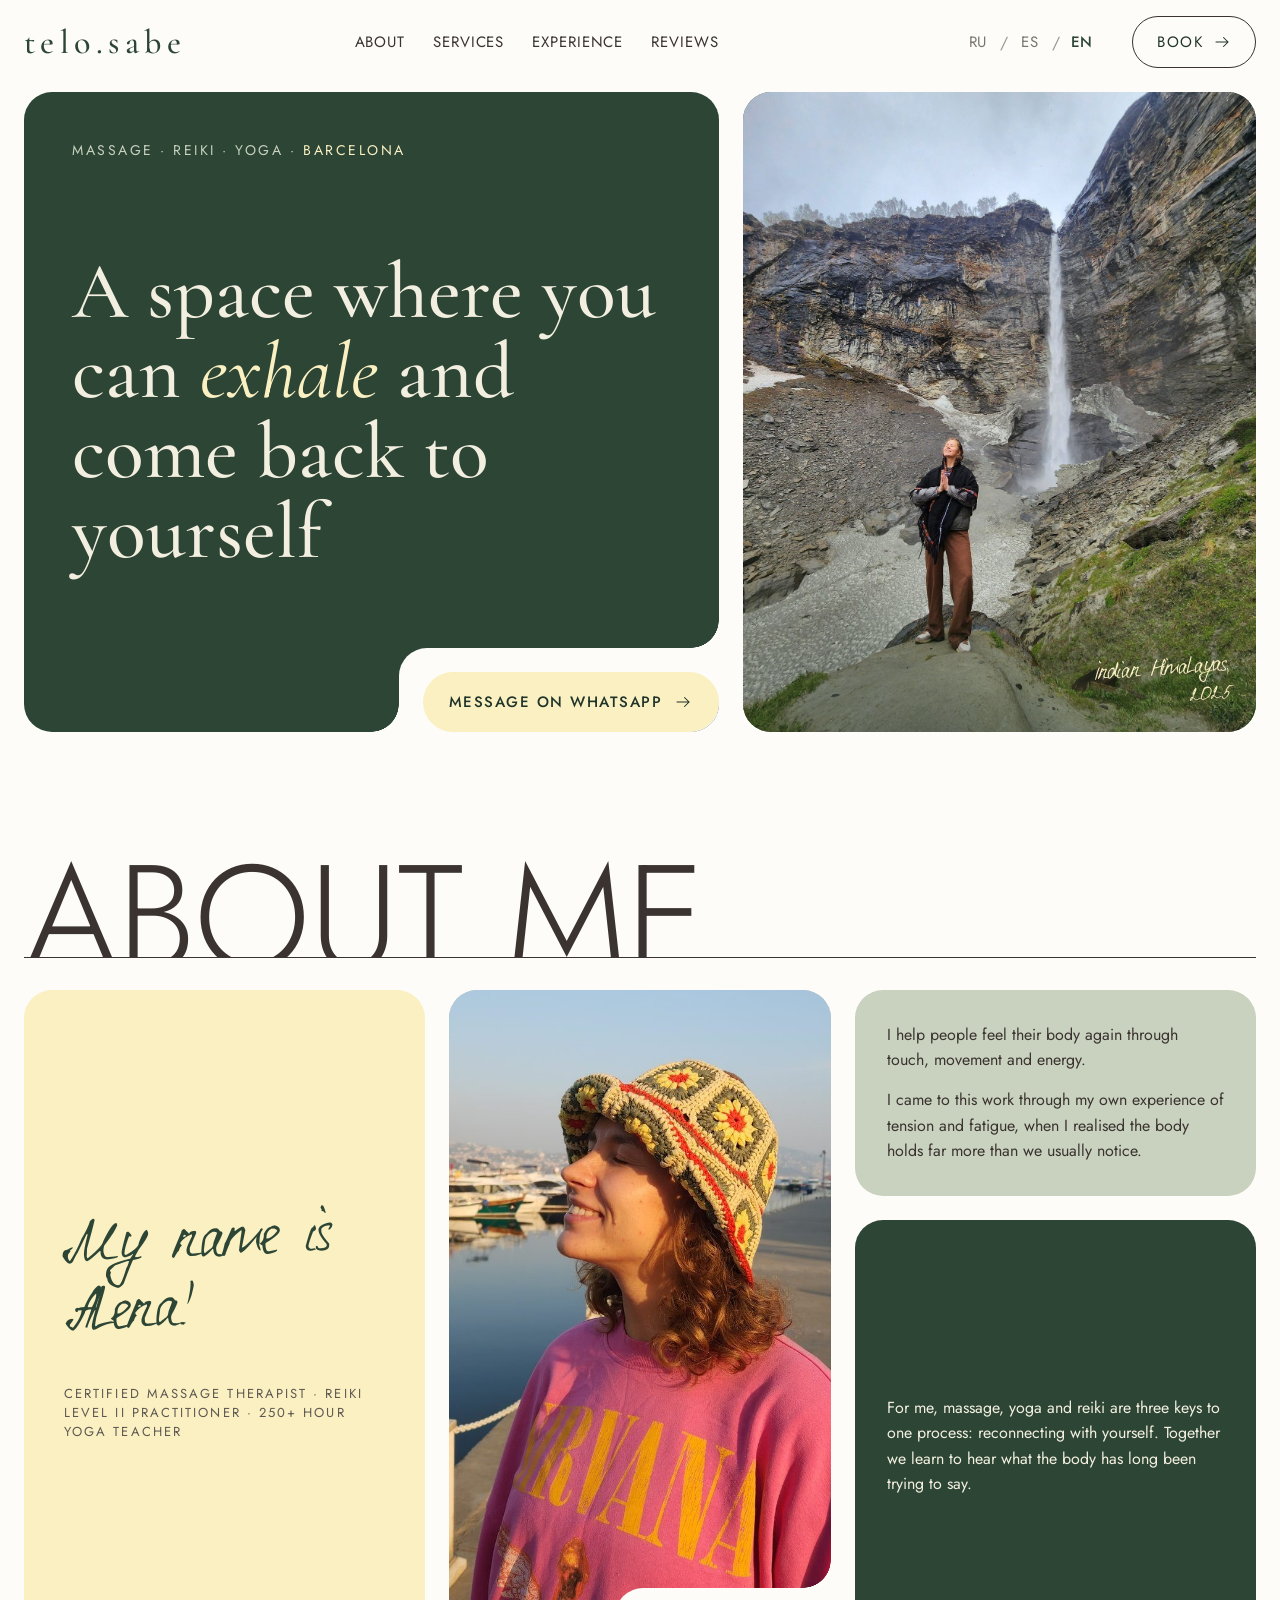
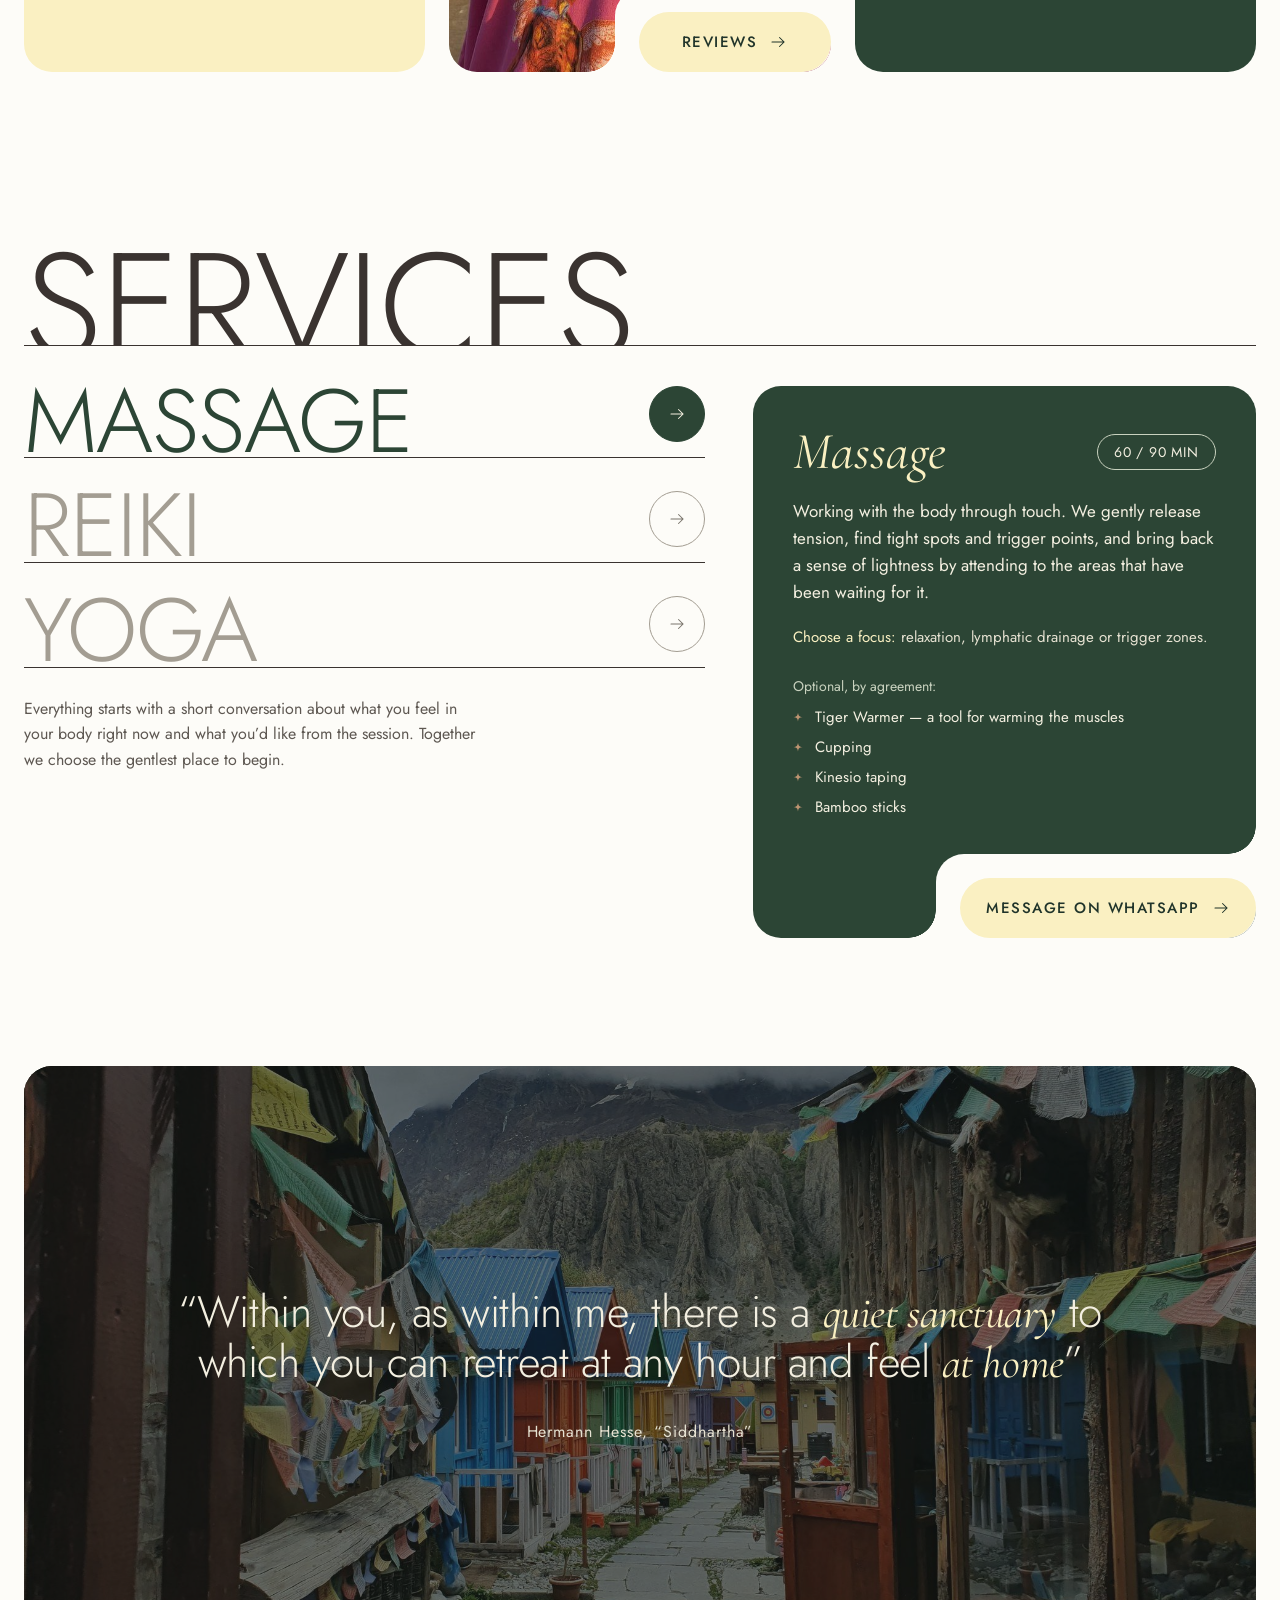
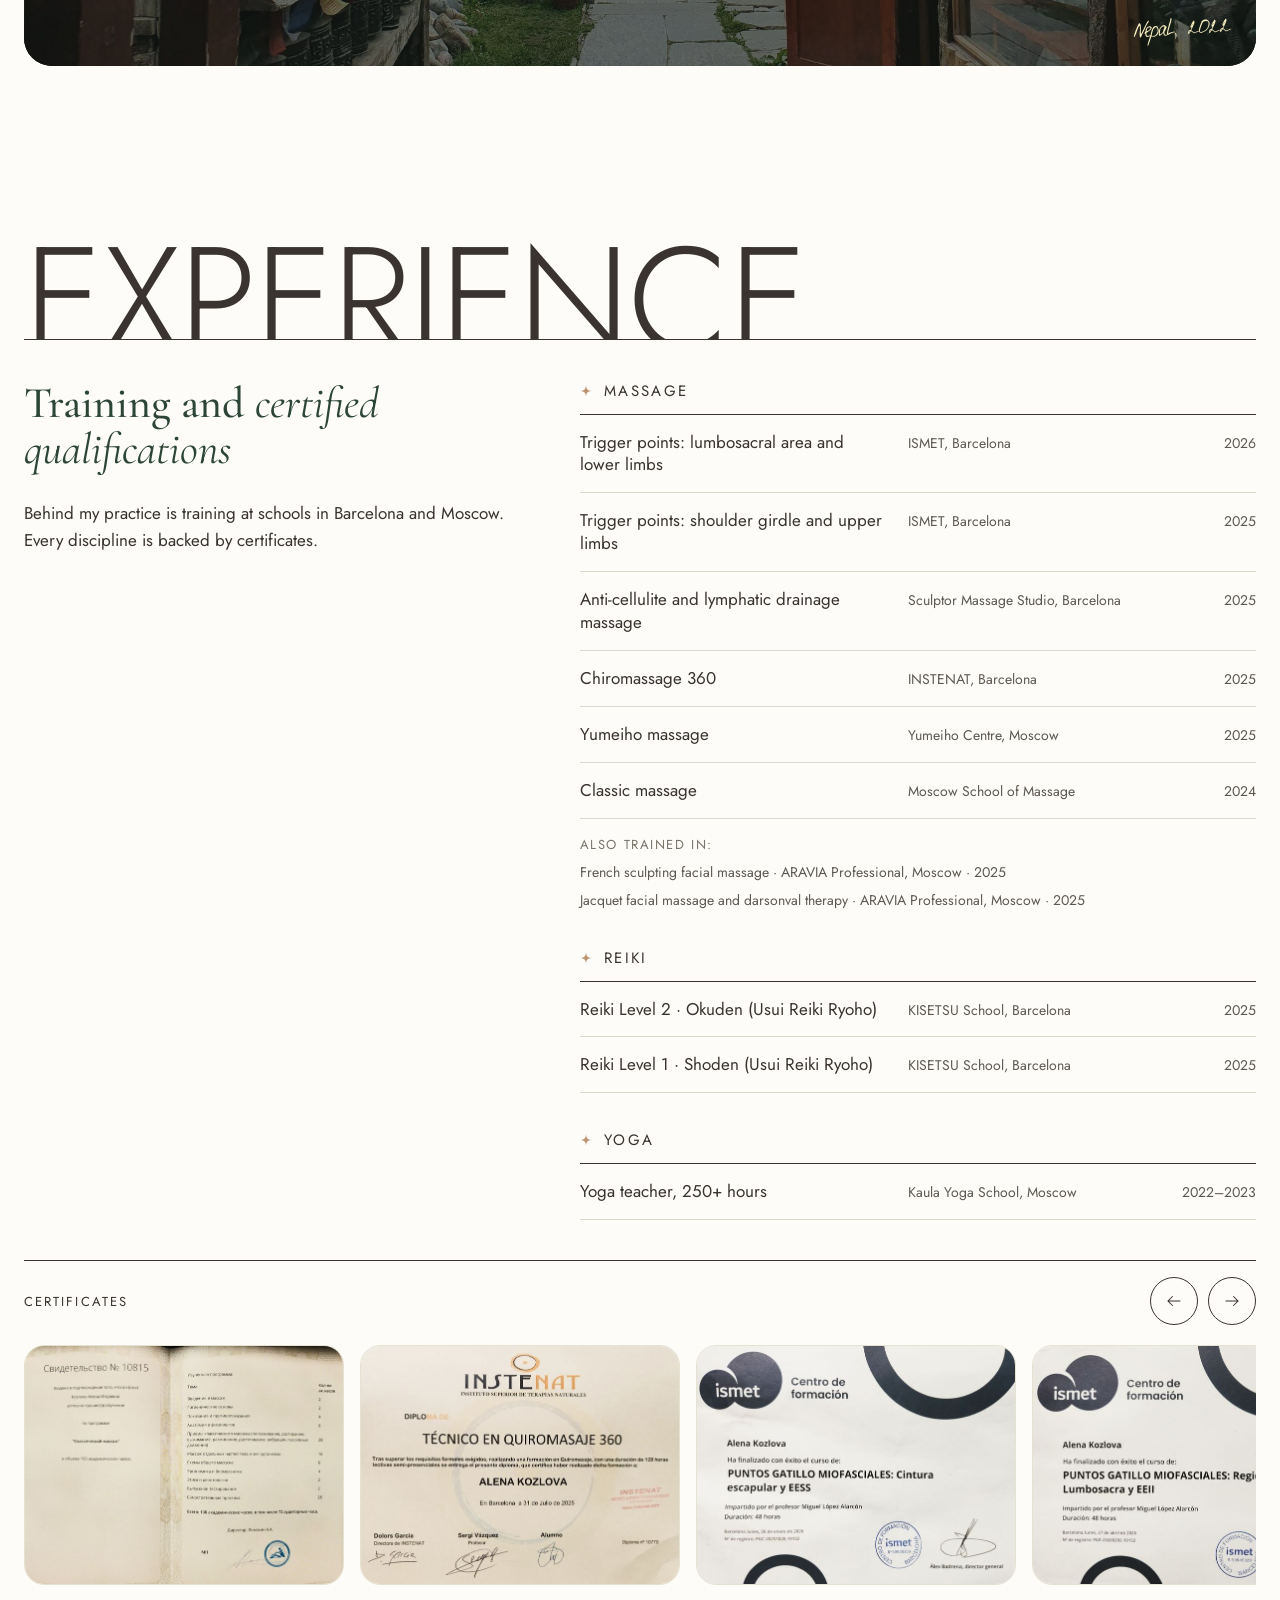
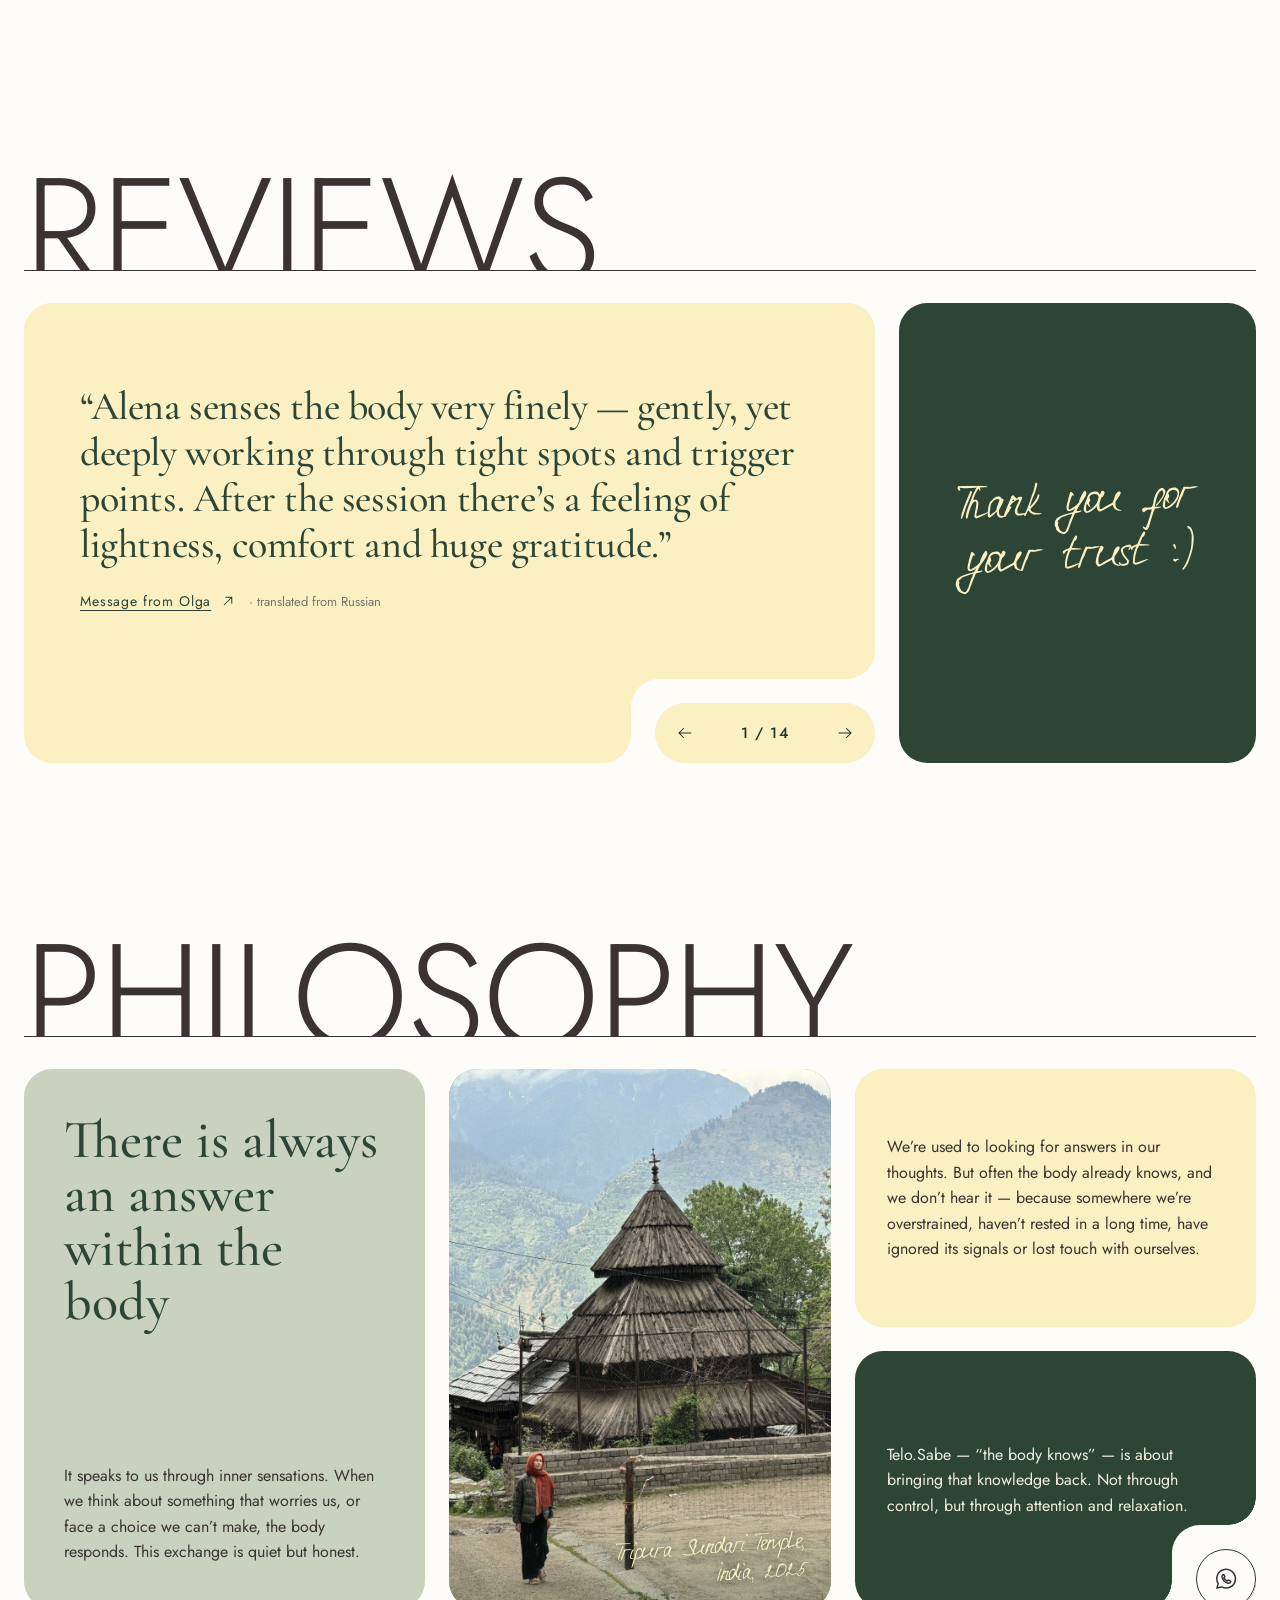
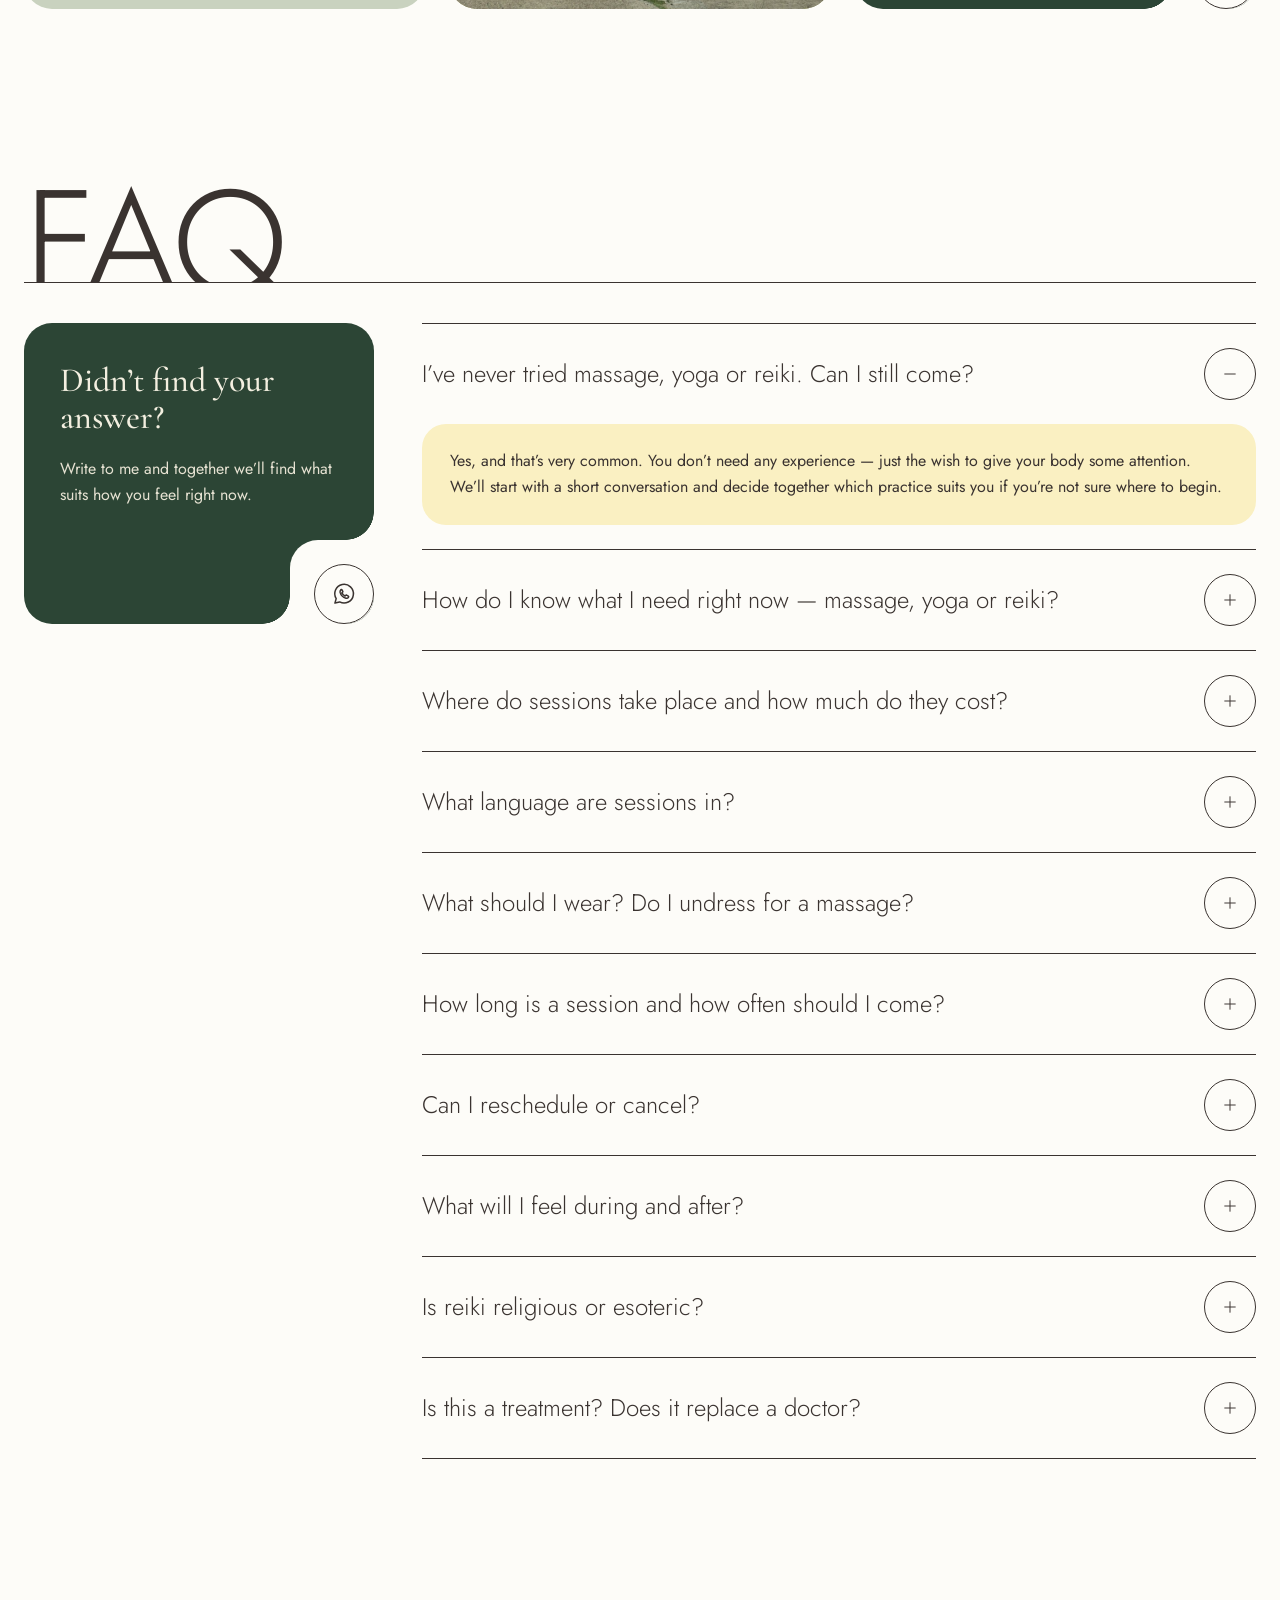
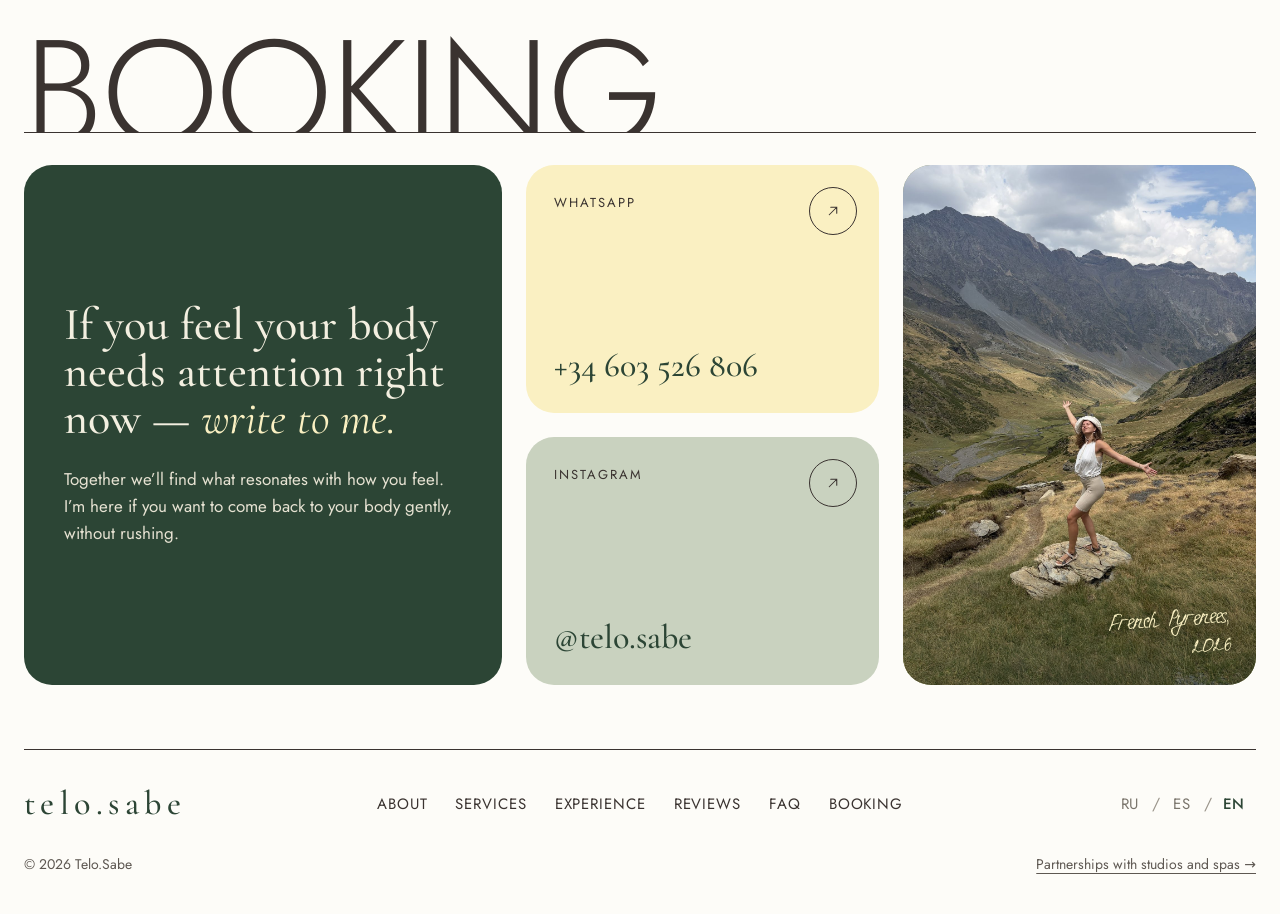
<file: en/index.html>
<!doctype html>
<html lang="en">
<head>
<meta charset="utf-8">
<meta name="viewport" content="width=device-width, initial-scale=1">
<title>Massage, yoga and reiki in Barcelona — Telo.Sabe | the body knows</title>
<meta name="description" content="Telo.Sabe — massage, yoga and reiki in Barcelona. A space for body practices: releasing tension, trigger point work, restoring energy and gently coming back to yourself.">
<link rel="canonical" href="https://telosabe.com/en/">
<link rel="alternate" hreflang="ru" href="https://telosabe.com/"><link rel="alternate" hreflang="es" href="https://telosabe.com/es/"><link rel="alternate" hreflang="en" href="https://telosabe.com/en/"><link rel="alternate" hreflang="x-default" href="https://telosabe.com/">
<meta property="og:type" content="website">
<meta property="og:url" content="https://telosabe.com/en/">
<meta property="og:title" content="Massage, yoga and reiki in Barcelona — Telo.Sabe">
<meta property="og:description" content="A space for body practices: massage, yoga and reiki. Release tension and gently come back to yourself.">
<meta property="og:image" content="https://telosabe.com/assets/img/og.jpg">
<meta property="og:locale" content="en_GB">
<meta name="twitter:card" content="summary_large_image">
<meta name="theme-color" content="#2C4535">
<link rel="icon" href="../favicon.svg" type="image/svg+xml">
<link rel="stylesheet" href="../assets/css/fonts.css">
<link rel="stylesheet" href="../assets/css/site.css">
<script type="application/ld+json">{"@context": "https://schema.org", "@type": "HealthAndBeautyBusiness", "name": "Telo.Sabe", "url": "https://telosabe.com/en/", "image": "https://telosabe.com/assets/img/og.jpg", "telephone": "+34 603 526 806", "areaServed": "Barcelona", "address": {"@type": "PostalAddress", "addressLocality": "Barcelona", "addressCountry": "ES"}, "sameAs": ["https://instagram.com/telo.sabe"]}</script>
<script type="application/ld+json">{"@context": "https://schema.org", "@type": "FAQPage", "mainEntity": [{"@type": "Question", "name": "I’ve never tried massage, yoga or reiki. Can I still come?", "acceptedAnswer": {"@type": "Answer", "text": "Yes, and that’s very common. You don’t need any experience — just the wish to give your body some attention. We’ll start with a short conversation and decide together which practice suits you if you’re not sure where to begin."}}, {"@type": "Question", "name": "How do I know what I need right now — massage, yoga or reiki?", "acceptedAnswer": {"@type": "Answer", "text": "You can trust your body: massage when you want to relax and have tension released by hand; yoga when you’re drawn to gentle movement and breathing; reiki when you feel drained and long for quiet. If you’re unsure, write to me and I’ll help you choose."}}, {"@type": "Question", "name": "Where do sessions take place and how much do they cost?", "acceptedAnswer": {"@type": "Answer", "text": "I work in several studios across Barcelona. Write to me — we’ll pick the place that’s most convenient and closest to you, and I’ll send you current prices and availability."}}, {"@type": "Question", "name": "What language are sessions in?", "acceptedAnswer": {"@type": "Answer", "text": "Russian, Spanish or English — whichever you prefer."}}, {"@type": "Question", "name": "What should I wear? Do I undress for a massage?", "acceptedAnswer": {"@type": "Answer", "text": "For yoga and reiki, comfortable clothes you can move and lie down in (reiki is done fully clothed). For massage you undress only as far as you feel comfortable; your body stays covered except for the area we’re working on. Your boundaries come first."}}, {"@type": "Question", "name": "How long is a session and how often should I come?", "acceptedAnswer": {"@type": "Answer", "text": "Sessions last 30 to 90 minutes depending on the practice. Regularity matters more than intensity: many people like a rhythm of once every 1–2 weeks, but it depends on how you feel and what you need."}}, {"@type": "Question", "name": "Can I reschedule or cancel?", "acceptedAnswer": {"@type": "Answer", "text": "Of course. Just let me know at least 24 hours in advance."}}, {"@type": "Question", "name": "What will I feel during and after?", "acceptedAnswer": {"@type": "Answer", "text": "It varies: warmth, a light pulsing, deep relaxation, sometimes drowsiness or an emotional release. Many people leave more rested, lighter and calmer. Over the next day or two the body may keep letting go of tension — that’s normal, and I’ll suggest how to support your body at home."}}, {"@type": "Question", "name": "Is reiki religious or esoteric?", "acceptedAnswer": {"@type": "Answer", "text": "No. Reiki isn’t connected to any religion and doesn’t require you to believe in anything. It’s a gentle practice for slowing down and restoring energy. I explain everything calmly and clearly, without unnecessary esoterics."}}, {"@type": "Question", "name": "Is this a treatment? Does it replace a doctor?", "acceptedAnswer": {"@type": "Answer", "text": "No. My practices are about care, attention and reconnecting with your body — not diagnosis or treatment. They complement medical care well but don’t replace it. If you have a medical condition or are pregnant, let me know in advance so I can adapt the session."}}]}</script>
</head>
<body>
<a class="skip" href="#main">Skip to content</a>
<header class="hdr">
<div class="cols wrapw" style="align-items:center">
<div class="hleft">
<a class="logo" href="#top">telo.sabe</a>
<nav class="nav" aria-label="Main menu"><a href="#about">About</a><a href="#services">Services</a><a href="#experience">Experience</a><a href="#reviews">Reviews</a></nav>
<button type="button" class="burger" aria-expanded="false" aria-controls="mmenu" aria-label="Open menu" data-open="Open menu" data-close="Close menu"><svg width="20" height="20" viewBox="0 0 24 24" fill="none" stroke="currentColor" stroke-width="1.4" stroke-linecap="round" aria-hidden="true"><path d="M4 9h16M4 15h16"/></svg></button>
</div>
<div class="hright">
<div class="langs" role="group" aria-label="Language"><a class="lng" href="../index.html" hreflang="ru" lang="ru">RU</a><span aria-hidden="true" class="sep">/</span><a class="lng" href="../es/index.html" hreflang="es" lang="es">ES</a><span aria-hidden="true" class="sep">/</span><a class="lng on" href="../en/index.html" hreflang="en" lang="en" aria-current="true">EN</a></div>
<a class="write" href="#contact">Book <svg width="18" height="18" viewBox="0 0 24 24" fill="none" stroke="currentColor" stroke-width="1.4" stroke-linecap="round" aria-hidden="true"><path d="M4 12h16M14 6l6 6-6 6"/></svg></a>
</div>
</div>
<div class="mmenu" id="mmenu" hidden>
<nav aria-label="Main menu"><a href="#about">About</a><a href="#services">Services</a><a href="#experience">Experience</a><a href="#reviews">Reviews</a><a href="#faq">FAQ</a><a href="#contact">Booking</a></nav>
<div class="mlangs"><a class="lng" href="../index.html" hreflang="ru" lang="ru">RU</a><span aria-hidden="true" class="sep">/</span><a class="lng" href="../es/index.html" hreflang="es" lang="es">ES</a><span aria-hidden="true" class="sep">/</span><a class="lng on" href="../en/index.html" hreflang="en" lang="en" aria-current="true">EN</a></div>
</div>
</header>
<main id="main">
<section id="top" class="sec" style="padding-top:8px;padding-bottom:40px">
<div class="cols wrapw" style="align-items:stretch">
<div class="card green hero-card">
<p class="eyebrow">massage · reiki · yoga · <span style="color:#FAF0C2">Barcelona</span></p>
<h1 class="h1">A space where you can <span class="it">exhale</span> and come back to yourself</h1>
<div class="cut" style="width:320px"><a class="pill" href="https://wa.me/34603526806?text=Hi%21%20I%E2%80%99d%20like%20to%20book%20a%20session" style="width:296px">Message on WhatsApp <svg width="18" height="18" viewBox="0 0 24 24" fill="none" stroke="currentColor" stroke-width="1.4" stroke-linecap="round" aria-hidden="true"><path d="M4 12h16M14 6l6 6-6 6"/></svg></a></div><div class="inv inv-t"></div><div class="inv" style="right:320px;bottom:0"></div>
</div>
<div class="photo" style="aspect-ratio:3/4;background:#5E6B57">
<img src="../assets/img/hero.jpg" alt="Alena by a mountain waterfall, palms pressed together" width="1350" height="1800" style="object-position:center 55%" fetchpriority="high">
<div class="shade" aria-hidden="true"></div>
<p class="place">Indian Himalayas,<br>2025</p>
</div>
</div>
</section>
<section id="about" class="sec">
<div class="wrapw stack">
<div class="rule"><h2 class="big">ABOUT ME</h2></div>
<div class="about-grid">
<div class="card cream about-card a-name">
<p class="hand-name">My name is<br class="nbr"> Alena!</p>
<p class="caps small muted">Certified massage therapist · Reiki level&nbsp;II practitioner · 250+&nbsp;hour yoga teacher</p>
</div>
<div class="card sage a-story"><p class="body">I help people feel their body again through touch, movement and energy.</p><p class="body">I came to this work through my own experience of tension and fatigue, when I realised the body holds far more than we usually notice.</p></div>
<div class="photo a-photo" style="aspect-ratio:3/4;background:#C9D2BF">
<img src="../assets/img/about.jpg" alt="Alena on the seafront, smiling with her eyes closed" width="1200" height="1600" loading="lazy" style="object-position:center 40%;transform:scale(1.45);transform-origin:56% 88%">
<div class="cut" style="width:216px"><a class="pill" href="#reviews" style="width:192px">Reviews <svg width="18" height="18" viewBox="0 0 24 24" fill="none" stroke="currentColor" stroke-width="1.4" stroke-linecap="round" aria-hidden="true"><path d="M4 12h16M14 6l6 6-6 6"/></svg></a></div><div class="inv inv-t"></div><div class="inv" style="right:216px;bottom:0"></div>
</div>
<div class="card green a-keys"><p class="body">For me, massage, yoga and reiki are three keys to one process: reconnecting with yourself. Together we learn to hear what the body has long been trying to say.</p></div>
</div>
</div>
</section>
<section id="services" class="sec">
<div class="wrapw">
<div class="rule" style="margin-bottom:8px"><h2 class="big">Services</h2></div>
<div class="svc-wrap">
<div role="tablist" aria-label="Services" class="svc-list">
<div class="svc-item on">
<button type="button" role="tab" class="tab" id="tab0" aria-selected="true" aria-controls="panel0" data-i="0"><span class="big tabname">Massage</span><span class="tabcirc" aria-hidden="true"><svg width="18" height="18" viewBox="0 0 24 24" fill="none" stroke="currentColor" stroke-width="1.4" stroke-linecap="round" aria-hidden="true"><path d="M4 12h16M14 6l6 6-6 6"/></svg></span></button>
<div class="mcard"><div class="card green svc-card"><div class="svc-head"><p class="svc-name">Massage</p><div class="durs"><span class="dur">60 / 90 min</span></div></div><p class="svc-desc">Working with the body through touch. We gently release tension, find tight spots and trigger points, and bring back a sense of lightness by attending to the areas that have been waiting for it.</p><p class="kinds"><span>Choose a focus:</span> relaxation, lymphatic drainage or trigger zones.</p><div class="svc-extra"><p>Optional, by agreement:</p><ul><li><svg width="10" height="10" viewBox="0 0 24 24" aria-hidden="true" class="star"><path d="M12 1C13 9 15 11 23 12C15 13 13 15 12 23C11 15 9 13 1 12C9 11 11 9 12 1Z" fill="currentColor"/></svg>Tiger Warmer — a tool for warming the muscles</li><li><svg width="10" height="10" viewBox="0 0 24 24" aria-hidden="true" class="star"><path d="M12 1C13 9 15 11 23 12C15 13 13 15 12 23C11 15 9 13 1 12C9 11 11 9 12 1Z" fill="currentColor"/></svg>Cupping</li><li><svg width="10" height="10" viewBox="0 0 24 24" aria-hidden="true" class="star"><path d="M12 1C13 9 15 11 23 12C15 13 13 15 12 23C11 15 9 13 1 12C9 11 11 9 12 1Z" fill="currentColor"/></svg>Kinesio taping</li><li><svg width="10" height="10" viewBox="0 0 24 24" aria-hidden="true" class="star"><path d="M12 1C13 9 15 11 23 12C15 13 13 15 12 23C11 15 9 13 1 12C9 11 11 9 12 1Z" fill="currentColor"/></svg>Bamboo sticks</li></ul></div><div class="cut" style="width:320px"><a class="pill" href="https://wa.me/34603526806?text=Hi%21%20I%E2%80%99d%20like%20to%20book%20a%20massage" style="width:296px">Message on WhatsApp <svg width="18" height="18" viewBox="0 0 24 24" fill="none" stroke="currentColor" stroke-width="1.4" stroke-linecap="round" aria-hidden="true"><path d="M4 12h16M14 6l6 6-6 6"/></svg></a></div><div class="inv inv-t"></div><div class="inv" style="right:320px;bottom:0"></div></div></div>
</div><div class="svc-item">
<button type="button" role="tab" class="tab" id="tab1" aria-selected="false" aria-controls="panel1" data-i="1"><span class="big tabname">Reiki</span><span class="tabcirc" aria-hidden="true"><svg width="18" height="18" viewBox="0 0 24 24" fill="none" stroke="currentColor" stroke-width="1.4" stroke-linecap="round" aria-hidden="true"><path d="M4 12h16M14 6l6 6-6 6"/></svg></span></button>
<div class="mcard"><div class="card green svc-card"><div class="svc-head"><p class="svc-name">Reiki</p><div class="durs"><span class="dur">30 min</span><span class="dur">60 min</span></div></div><p class="svc-desc">A practice of energetic balancing and deep relaxation. In a calm, trusting atmosphere it’s a way to slow down, be in silence and restore your resources.</p><div class="svc-extra"><p>How the session goes:</p><ul><li><svg width="10" height="10" viewBox="0 0 24 24" aria-hidden="true" class="star"><path d="M12 1C13 9 15 11 23 12C15 13 13 15 12 23C11 15 9 13 1 12C9 11 11 9 12 1Z" fill="currentColor"/></svg>Fully clothed</li><li><svg width="10" height="10" viewBox="0 0 24 24" aria-hidden="true" class="star"><path d="M12 1C13 9 15 11 23 12C15 13 13 15 12 23C11 15 9 13 1 12C9 11 11 9 12 1Z" fill="currentColor"/></svg>Lying on the massage table</li><li><svg width="10" height="10" viewBox="0 0 24 24" aria-hidden="true" class="star"><path d="M12 1C13 9 15 11 23 12C15 13 13 15 12 23C11 15 9 13 1 12C9 11 11 9 12 1Z" fill="currentColor"/></svg>Under a blanket if needed</li></ul></div><div class="cut" style="width:320px"><a class="pill" href="https://wa.me/34603526806?text=Hi%21%20I%E2%80%99d%20like%20to%20book%20a%20reiki%20session" style="width:296px">Message on WhatsApp <svg width="18" height="18" viewBox="0 0 24 24" fill="none" stroke="currentColor" stroke-width="1.4" stroke-linecap="round" aria-hidden="true"><path d="M4 12h16M14 6l6 6-6 6"/></svg></a></div><div class="inv inv-t"></div><div class="inv" style="right:320px;bottom:0"></div></div></div>
</div><div class="svc-item">
<button type="button" role="tab" class="tab" id="tab2" aria-selected="false" aria-controls="panel2" data-i="2"><span class="big tabname">Yoga</span><span class="tabcirc" aria-hidden="true"><svg width="18" height="18" viewBox="0 0 24 24" fill="none" stroke="currentColor" stroke-width="1.4" stroke-linecap="round" aria-hidden="true"><path d="M4 12h16M14 6l6 6-6 6"/></svg></span></button>
<div class="mcard"><div class="card green svc-card"><div class="svc-head"><p class="svc-name">Yoga</p><div class="durs"><span class="dur">60 min</span></div></div><p class="svc-desc">A practice of movement, breath and attention. My classes aren’t about complicated asanas but about hearing the body through movement, letting energy flow again and returning to your natural rhythm.</p><p class="kinds"><span>Format:</span> individual or group class.</p><div class="svc-extra"><p>Optional, by agreement:</p><ul><li><svg width="10" height="10" viewBox="0 0 24 24" aria-hidden="true" class="star"><path d="M12 1C13 9 15 11 23 12C15 13 13 15 12 23C11 15 9 13 1 12C9 11 11 9 12 1Z" fill="currentColor"/></svg>Extended breathwork block</li><li><svg width="10" height="10" viewBox="0 0 24 24" aria-hidden="true" class="star"><path d="M12 1C13 9 15 11 23 12C15 13 13 15 12 23C11 15 9 13 1 12C9 11 11 9 12 1Z" fill="currentColor"/></svg>Myofascial release with roller and ball</li></ul></div><div class="cut" style="width:320px"><a class="pill" href="https://wa.me/34603526806?text=Hi%21%20I%E2%80%99d%20like%20to%20book%20a%20yoga%20class" style="width:296px">Message on WhatsApp <svg width="18" height="18" viewBox="0 0 24 24" fill="none" stroke="currentColor" stroke-width="1.4" stroke-linecap="round" aria-hidden="true"><path d="M4 12h16M14 6l6 6-6 6"/></svg></a></div><div class="inv inv-t"></div><div class="inv" style="right:320px;bottom:0"></div></div></div>
</div>
<p class="lead muted">Everything starts with a short conversation about what you feel in your body right now and what you’d like from the session. Together we choose the gentlest place to begin.</p>
</div>
<div class="svc-dpanel"><div class="card green svc-card svc-stack"><div class="svc-panel" id="panel0" role="tabpanel" aria-labelledby="tab0" data-wa="https://wa.me/34603526806?text=Hi%21%20I%E2%80%99d%20like%20to%20book%20a%20massage"><div class="svc-head"><p class="svc-name">Massage</p><div class="durs"><span class="dur">60 / 90 min</span></div></div><p class="svc-desc">Working with the body through touch. We gently release tension, find tight spots and trigger points, and bring back a sense of lightness by attending to the areas that have been waiting for it.</p><p class="kinds"><span>Choose a focus:</span> relaxation, lymphatic drainage or trigger zones.</p><div class="svc-extra"><p>Optional, by agreement:</p><ul><li><svg width="10" height="10" viewBox="0 0 24 24" aria-hidden="true" class="star"><path d="M12 1C13 9 15 11 23 12C15 13 13 15 12 23C11 15 9 13 1 12C9 11 11 9 12 1Z" fill="currentColor"/></svg>Tiger Warmer — a tool for warming the muscles</li><li><svg width="10" height="10" viewBox="0 0 24 24" aria-hidden="true" class="star"><path d="M12 1C13 9 15 11 23 12C15 13 13 15 12 23C11 15 9 13 1 12C9 11 11 9 12 1Z" fill="currentColor"/></svg>Cupping</li><li><svg width="10" height="10" viewBox="0 0 24 24" aria-hidden="true" class="star"><path d="M12 1C13 9 15 11 23 12C15 13 13 15 12 23C11 15 9 13 1 12C9 11 11 9 12 1Z" fill="currentColor"/></svg>Kinesio taping</li><li><svg width="10" height="10" viewBox="0 0 24 24" aria-hidden="true" class="star"><path d="M12 1C13 9 15 11 23 12C15 13 13 15 12 23C11 15 9 13 1 12C9 11 11 9 12 1Z" fill="currentColor"/></svg>Bamboo sticks</li></ul></div></div><div class="svc-panel" id="panel1" role="tabpanel" aria-labelledby="tab1" data-wa="https://wa.me/34603526806?text=Hi%21%20I%E2%80%99d%20like%20to%20book%20a%20reiki%20session" hidden><div class="svc-head"><p class="svc-name">Reiki</p><div class="durs"><span class="dur">30 min</span><span class="dur">60 min</span></div></div><p class="svc-desc">A practice of energetic balancing and deep relaxation. In a calm, trusting atmosphere it’s a way to slow down, be in silence and restore your resources.</p><div class="svc-extra"><p>How the session goes:</p><ul><li><svg width="10" height="10" viewBox="0 0 24 24" aria-hidden="true" class="star"><path d="M12 1C13 9 15 11 23 12C15 13 13 15 12 23C11 15 9 13 1 12C9 11 11 9 12 1Z" fill="currentColor"/></svg>Fully clothed</li><li><svg width="10" height="10" viewBox="0 0 24 24" aria-hidden="true" class="star"><path d="M12 1C13 9 15 11 23 12C15 13 13 15 12 23C11 15 9 13 1 12C9 11 11 9 12 1Z" fill="currentColor"/></svg>Lying on the massage table</li><li><svg width="10" height="10" viewBox="0 0 24 24" aria-hidden="true" class="star"><path d="M12 1C13 9 15 11 23 12C15 13 13 15 12 23C11 15 9 13 1 12C9 11 11 9 12 1Z" fill="currentColor"/></svg>Under a blanket if needed</li></ul></div></div><div class="svc-panel" id="panel2" role="tabpanel" aria-labelledby="tab2" data-wa="https://wa.me/34603526806?text=Hi%21%20I%E2%80%99d%20like%20to%20book%20a%20yoga%20class" hidden><div class="svc-head"><p class="svc-name">Yoga</p><div class="durs"><span class="dur">60 min</span></div></div><p class="svc-desc">A practice of movement, breath and attention. My classes aren’t about complicated asanas but about hearing the body through movement, letting energy flow again and returning to your natural rhythm.</p><p class="kinds"><span>Format:</span> individual or group class.</p><div class="svc-extra"><p>Optional, by agreement:</p><ul><li><svg width="10" height="10" viewBox="0 0 24 24" aria-hidden="true" class="star"><path d="M12 1C13 9 15 11 23 12C15 13 13 15 12 23C11 15 9 13 1 12C9 11 11 9 12 1Z" fill="currentColor"/></svg>Extended breathwork block</li><li><svg width="10" height="10" viewBox="0 0 24 24" aria-hidden="true" class="star"><path d="M12 1C13 9 15 11 23 12C15 13 13 15 12 23C11 15 9 13 1 12C9 11 11 9 12 1Z" fill="currentColor"/></svg>Myofascial release with roller and ball</li></ul></div></div><div class="cut" style="width:320px"><a class="pill svc-wa" href="https://wa.me/34603526806?text=Hi%21%20I%E2%80%99d%20like%20to%20book%20a%20massage" style="width:296px">Message on WhatsApp <svg width="18" height="18" viewBox="0 0 24 24" fill="none" stroke="currentColor" stroke-width="1.4" stroke-linecap="round" aria-hidden="true"><path d="M4 12h16M14 6l6 6-6 6"/></svg></a></div><div class="inv inv-t"></div><div class="inv" style="right:320px;bottom:0"></div></div></div>
</div>
</div>
</section>
<section id="quote" class="sec" style="padding-top:40px">
<div class="wrapw">
<div class="quote-card">
<img src="../assets/img/quote.jpg" alt="" width="2000" height="1500" loading="lazy">
<div class="dim" aria-hidden="true"></div>
<p class="place">Nepal, 2022</p>
<figure>
<blockquote class="q">“Within you, as within me, there is a <span class="hl">quiet sanctuary</span> to which you can retreat at any hour and feel <span class="hl">at home</span>”</blockquote>
<figcaption>Hermann Hesse, “Siddhartha”</figcaption>
</figure>
</div>
</div>
</section>
<section id="experience" class="sec">
<div class="wrapw stack" style="gap:40px">
<div class="rule"><h2 class="big">Experience</h2></div>
<div class="exp-wrap">
<div class="stack" style="gap:28px">
<p class="h3 serif green-t">Training and <span class="it">certified qualifications</span></p>
<p class="body" style="font-size:17px">Behind my practice is training at schools in Barcelona and Moscow. Every discipline is backed by certificates.</p>
</div>
<div class="stack" style="gap:36px"><div class="grp"><div class="grp-h"><svg width="10" height="10" viewBox="0 0 24 24" aria-hidden="true" class="star"><path d="M12 1C13 9 15 11 23 12C15 13 13 15 12 23C11 15 9 13 1 12C9 11 11 9 12 1Z" fill="currentColor"/></svg><h3>Massage</h3></div><div class="row"><p>Trigger points: lumbosacral area and lower limbs</p><p class="sch">ISMET, Barcelona</p><p class="yr">2026</p></div><div class="row"><p>Trigger points: shoulder girdle and upper limbs</p><p class="sch">ISMET, Barcelona</p><p class="yr">2025</p></div><div class="row"><p>Anti-cellulite and lymphatic drainage massage</p><p class="sch">Sculptor Massage Studio, Barcelona</p><p class="yr">2025</p></div><div class="row"><p>Chiromassage 360</p><p class="sch">INSTENAT, Barcelona</p><p class="yr">2025</p></div><div class="row"><p>Yumeiho massage</p><p class="sch">Yumeiho Centre, Moscow</p><p class="yr">2025</p></div><div class="row"><p>Classic massage</p><p class="sch">Moscow School of Massage</p><p class="yr">2024</p></div><div class="also"><p class="caps small">Also trained in:</p><p>French sculpting facial massage · ARAVIA Professional, Moscow · 2025</p><p>Jacquet facial massage and darsonval therapy · ARAVIA Professional, Moscow · 2025</p></div></div><div class="grp"><div class="grp-h"><svg width="10" height="10" viewBox="0 0 24 24" aria-hidden="true" class="star"><path d="M12 1C13 9 15 11 23 12C15 13 13 15 12 23C11 15 9 13 1 12C9 11 11 9 12 1Z" fill="currentColor"/></svg><h3>Reiki</h3></div><div class="row"><p>Reiki Level 2 · Okuden (Usui Reiki Ryoho)</p><p class="sch">KISETSU School, Barcelona</p><p class="yr">2025</p></div><div class="row"><p>Reiki Level 1 · Shoden (Usui Reiki Ryoho)</p><p class="sch">KISETSU School, Barcelona</p><p class="yr">2025</p></div></div><div class="grp"><div class="grp-h"><svg width="10" height="10" viewBox="0 0 24 24" aria-hidden="true" class="star"><path d="M12 1C13 9 15 11 23 12C15 13 13 15 12 23C11 15 9 13 1 12C9 11 11 9 12 1Z" fill="currentColor"/></svg><h3>Yoga</h3></div><div class="row"><p>Yoga teacher, 250+ hours</p><p class="sch">Kaula Yoga School, Moscow</p><p class="yr">2022–2023</p></div></div></div>
</div>
<div class="stack" style="gap:20px">
<div class="certs-h"><p class="caps small">Certificates</p>
<div style="display:flex;gap:10px"><button type="button" class="arr" data-dir="-1" aria-label="Previous certificates"><svg width="18" height="18" viewBox="0 0 24 24" fill="none" stroke="currentColor" stroke-width="1.4" stroke-linecap="round" aria-hidden="true"><path d="M20 12H4M10 6l-6 6 6 6"/></svg></button><button type="button" class="arr" data-dir="1" aria-label="Next certificates"><svg width="18" height="18" viewBox="0 0 24 24" fill="none" stroke="currentColor" stroke-width="1.4" stroke-linecap="round" aria-hidden="true"><path d="M4 12h16M14 6l6 6-6 6"/></svg></button></div></div>
<div class="track" tabindex="0" aria-label="Certificates"><button type="button" class="cert" data-full="../assets/img/certs/c1.jpg" data-alt="Certificate 1 of 11" aria-label="Open: certificate 1 of 11"><img src="../assets/img/certs/c1-thumb.jpg" alt="Certificate 1 of 11" loading="lazy" width="320" height="240" style="width:320px"></button><button type="button" class="cert" data-full="../assets/img/certs/c2.jpg" data-alt="Certificate 2 of 11" aria-label="Open: certificate 2 of 11"><img src="../assets/img/certs/c2-thumb.jpg" alt="Certificate 2 of 11" loading="lazy" width="320" height="240" style="width:320px"></button><button type="button" class="cert" data-full="../assets/img/certs/c3.jpg" data-alt="Certificate 3 of 11" aria-label="Open: certificate 3 of 11"><img src="../assets/img/certs/c3-thumb.jpg" alt="Certificate 3 of 11" loading="lazy" width="320" height="240" style="width:320px"></button><button type="button" class="cert" data-full="../assets/img/certs/c4.jpg" data-alt="Certificate 4 of 11" aria-label="Open: certificate 4 of 11"><img src="../assets/img/certs/c4-thumb.jpg" alt="Certificate 4 of 11" loading="lazy" width="320" height="240" style="width:320px"></button><button type="button" class="cert" data-full="../assets/img/certs/c5.jpg" data-alt="Certificate 5 of 11" aria-label="Open: certificate 5 of 11"><img src="../assets/img/certs/c5-thumb.jpg" alt="Certificate 5 of 11" loading="lazy" width="320" height="240" style="width:320px"></button><button type="button" class="cert" data-full="../assets/img/certs/c6.jpg" data-alt="Certificate 6 of 11" aria-label="Open: certificate 6 of 11"><img src="../assets/img/certs/c6-thumb.jpg" alt="Certificate 6 of 11" loading="lazy" width="320" height="240" style="width:320px"></button><button type="button" class="cert" data-full="../assets/img/certs/c7.jpg" data-alt="Certificate 7 of 11" aria-label="Open: certificate 7 of 11"><img src="../assets/img/certs/c7-thumb.jpg" alt="Certificate 7 of 11" loading="lazy" width="320" height="240" style="width:320px"></button><button type="button" class="cert" data-full="../assets/img/certs/c8.jpg" data-alt="Certificate 8 of 11" aria-label="Open: certificate 8 of 11"><img src="../assets/img/certs/c8-thumb.jpg" alt="Certificate 8 of 11" loading="lazy" width="180" height="240" style="width:180px"></button><button type="button" class="cert" data-full="../assets/img/certs/c9.jpg" data-alt="Certificate 9 of 11" aria-label="Open: certificate 9 of 11"><img src="../assets/img/certs/c9-thumb.jpg" alt="Certificate 9 of 11" loading="lazy" width="180" height="240" style="width:180px"></button><button type="button" class="cert" data-full="../assets/img/certs/c10.jpg" data-alt="Certificate 10 of 11" aria-label="Open: certificate 10 of 11"><img src="../assets/img/certs/c10-thumb.jpg" alt="Certificate 10 of 11" loading="lazy" width="180" height="240" style="width:180px"></button><button type="button" class="cert" data-full="../assets/img/certs/c11.jpg" data-alt="Certificate 11 of 11" aria-label="Open: certificate 11 of 11"><img src="../assets/img/certs/c11-thumb.jpg" alt="Certificate 11 of 11" loading="lazy" width="320" height="240" style="width:320px"></button></div>
</div>
</div>
</section>
<section id="reviews" class="sec">
<div class="wrapw stack">
<div class="rule"><h2 class="big">Reviews</h2></div>
<div class="rev-grid">
<div class="rev-card" data-reviews='[{&quot;t&quot;: &quot;Alena senses the body very finely — gently, yet deeply working through tight spots and trigger points. After the session there’s a feeling of lightness, comfort and huge gratitude.&quot;, &quot;from&quot;: &quot;Message from Olga&quot;, &quot;note&quot;: &quot;translated from Russian&quot;, &quot;shot&quot;: &quot;../assets/img/reviews/review-1.jpg&quot;}, {&quot;t&quot;: &quot;Thank you so much for the massage — it was a powerful, deep session. Afterwards it felt as if all the built-up tension had been lifted. I’ll gladly come again and will definitely recommend you.&quot;, &quot;from&quot;: &quot;Message from Liuba&quot;, &quot;note&quot;: &quot;translated from Russian&quot;, &quot;shot&quot;: &quot;../assets/img/reviews/review-2.jpg&quot;}, {&quot;t&quot;: &quot;I feel like a brand-new car. Ready to work hard all week!&quot;, &quot;from&quot;: &quot;Message from Liudmila&quot;, &quot;note&quot;: &quot;translated from Russian&quot;, &quot;shot&quot;: &quot;../assets/img/reviews/review-3.jpg&quot;}, {&quot;t&quot;: &quot;Every session is simply incredible. From the first minutes everything relaxes and the tension melts away. After each one there’s a lightness, as if I’d been born again.&quot;, &quot;from&quot;: &quot;Message from Mira&quot;, &quot;note&quot;: &quot;translated from Russian&quot;, &quot;shot&quot;: &quot;../assets/img/reviews/review-4.jpg&quot;}, {&quot;t&quot;: &quot;Sending rays of gratitude for the master’s hands — tender and strong at the same time. My body feels renewed, and the morning stiffness is much less.&quot;, &quot;from&quot;: &quot;Message from Dasha&quot;, &quot;note&quot;: &quot;translated from Russian&quot;, &quot;shot&quot;: &quot;../assets/img/reviews/review-6.jpg&quot;}, {&quot;t&quot;: &quot;Alena brought me into the world of yoga. She showed me all the beauty of the practice and taught me to enjoy the process and the joy of being in touch with myself.&quot;, &quot;from&quot;: &quot;Message from Irina&quot;, &quot;note&quot;: &quot;translated from Russian&quot;, &quot;shot&quot;: &quot;../assets/img/reviews/review-7.jpg&quot;}, {&quot;t&quot;: &quot;Golden hands! I slept like a baby and my arm doesn’t hurt at all.&quot;, &quot;from&quot;: &quot;Message from Antonina&quot;, &quot;note&quot;: &quot;translated from Russian&quot;, &quot;shot&quot;: &quot;../assets/img/reviews/review-8.jpg&quot;}, {&quot;t&quot;: &quot;I came for a massage with tight muscles and back pain. Right after the session I felt real relief, and within a few days the pain was completely gone.&quot;, &quot;from&quot;: &quot;Message from Aleksandr&quot;, &quot;note&quot;: &quot;translated from Russian&quot;, &quot;shot&quot;: &quot;../assets/img/reviews/review-9.jpg&quot;}, {&quot;t&quot;: &quot;Officially confirmed: you can change your profile bio to “healer”. I can issue the certificate.&quot;, &quot;from&quot;: &quot;Message from Maria&quot;, &quot;note&quot;: &quot;translated from Russian&quot;, &quot;shot&quot;: &quot;../assets/img/reviews/review-10.jpg&quot;}, {&quot;t&quot;: &quot;My shoulder and neck muscles ache as if a steamroller went over them, but it’s such a pleasant ache. Sitting here enjoying my posture.&quot;, &quot;from&quot;: &quot;Message from Lesia&quot;, &quot;note&quot;: &quot;translated from Russian&quot;, &quot;shot&quot;: &quot;../assets/img/reviews/review-11.jpg&quot;}, {&quot;t&quot;: &quot;I can’t bring myself to call it a massage — it’s a whole healing ritual. So happy I came to you, body and soul come alive!&quot;, &quot;from&quot;: &quot;Message from Natalia&quot;, &quot;note&quot;: &quot;translated from Russian&quot;, &quot;shot&quot;: &quot;../assets/img/reviews/review-12.jpg&quot;}, {&quot;t&quot;: &quot;My shoulder blade and lower back bow before you. It’s comfortable to breathe, to sit — I you adore and love and thank!&quot;, &quot;from&quot;: &quot;Message from Alesia&quot;, &quot;note&quot;: &quot;translated from Russian&quot;, &quot;shot&quot;: &quot;../assets/img/reviews/review-13.jpg&quot;}, {&quot;t&quot;: &quot;I went to Alena for a massage and was very happy. Afterwards the tension and the aches in my muscles and joints were gone. During the session you can relax so much you might even fall asleep.&quot;, &quot;from&quot;: &quot;Message from Maria&quot;, &quot;note&quot;: &quot;translated from Russian&quot;, &quot;shot&quot;: &quot;../assets/img/reviews/review-16.jpg&quot;}, {&quot;t&quot;: &quot;I had an amazing massage experience with Alena. The pressure was perfect, and afterward my body felt much lighter and tension-free.&quot;, &quot;from&quot;: &quot;Message from Altynai&quot;, &quot;note&quot;: &quot;&quot;, &quot;shot&quot;: &quot;../assets/img/reviews/review-15.jpg&quot;}]' data-prefix="“" data-suffix="”" data-shot-alt="Screenshot of a client’s message">
<figure aria-live="polite">
<blockquote class="q rev-text"></blockquote>
<p class="rev-meta"><button type="button" class="orig"><span class="rev-from"></span> <svg width="18" height="18" viewBox="0 0 24 24" fill="none" stroke="currentColor" stroke-width="1.4" stroke-linecap="round" aria-hidden="true"><path d="M7 17 17 7M9 7h8v8"/></svg></button><span class="rev-note"></span></p>
</figure>
<div class="cut" style="width:244px"><div class="pager"><button type="button" class="nav-b" data-dir="-1" aria-label="Previous review"><svg width="18" height="18" viewBox="0 0 24 24" fill="none" stroke="currentColor" stroke-width="1.4" stroke-linecap="round" aria-hidden="true"><path d="M20 12H4M10 6l-6 6 6 6"/></svg></button><span class="pos"></span><button type="button" class="nav-b" data-dir="1" aria-label="Next review"><svg width="18" height="18" viewBox="0 0 24 24" fill="none" stroke="currentColor" stroke-width="1.4" stroke-linecap="round" aria-hidden="true"><path d="M4 12h16M14 6l6 6-6 6"/></svg></button></div></div><div class="inv inv-t"></div><div class="inv" style="right:244px;bottom:0"></div>
</div>
<div class="card green thanks"><p class="hand">Thank you for your trust :)</p></div>
</div>
</div>
</section>
<section id="philosophy" class="sec">
<div class="wrapw stack">
<div class="rule"><p class="big" aria-hidden="true">Philosophy</p></div>
<div class="grid3">
<div class="card sage phil-card"><h2 class="h2 serif green-t" style="font-size:54px">There is always an answer within the body</h2><p class="body">It speaks to us through inner sensations. When we think about something that worries us, or face a choice we can’t make, the body responds. This exchange is quiet but honest.</p></div>
<div class="photo" style="aspect-ratio:3/4;background:#98A06B">
<img src="../assets/img/philosophy.jpg" alt="Alena by a wooden temple in the mountains" width="960" height="1280" loading="lazy" style="object-position:center 60%">
<div class="shade" aria-hidden="true"></div>
<p class="place">Tripura Sundari Temple,<br>India, 2025</p>
</div>
<div class="stack" style="gap:24px">
<div class="card cream flexc"><p class="body">We’re used to looking for answers in our thoughts. But often the body already knows, and we don’t hear it — because somewhere we’re overstrained, haven’t rested in a long time, have ignored its signals or lost touch with ourselves.</p></div>
<div class="card green flexc has-notch" style="min-height:200px"><p class="body">Telo.Sabe — “the body knows” — is about bringing that knowledge back. Not through control, but through attention and relaxation.</p><div class="cut" style="width:84px"><a class="wa" href="https://wa.me/34603526806?text=Hi%21%20I%E2%80%99d%20like%20to%20book%20a%20session" aria-label="Message on WhatsApp" title="Message on WhatsApp"><svg width="26" height="26" viewBox="0 0 24 24" fill="none" stroke="currentColor" stroke-width="1.4" stroke-linecap="round" stroke-linejoin="round" aria-hidden="true"><path d="M3.6 20.4l1.2-4.1A8.6 8.6 0 1 1 8 19.3z"/><path d="M9.1 8.2c.2-.4.6-.5.9-.3l.9 1.6c.1.3 0 .6-.2.8l-.6.6c.6 1.3 1.6 2.3 2.9 2.9l.6-.6c.2-.2.5-.3.8-.2l1.6.9c.3.2.4.6.2.9-.5.9-1.4 1.4-2.4 1.1-2.6-.7-4.7-2.8-5.4-5.4-.2-.9.2-1.8.7-2.3z"/></svg></a></div><div class="inv inv-t"></div><div class="inv" style="right:84px;bottom:0"></div></div>
</div>
</div>
</div>
</section>
<section id="faq" class="sec">
<div class="wrapw stack" style="gap:40px">
<div class="rule"><h2 class="big">FAQ</h2></div>
<div class="faq-wrap">
<div class="card green faq-side has-notch">
<p class="serif" style="font-size:34px;line-height:1.08">Didn’t find your answer?</p>
<p class="body" style="color:#E6E2D2">Write to me and together we’ll find what suits how you feel right now.</p>
<div class="cut" style="width:84px"><a class="wa" href="https://wa.me/34603526806?text=Hi%21%20I%E2%80%99d%20like%20to%20book%20a%20session" aria-label="Message on WhatsApp" title="Message on WhatsApp"><svg width="26" height="26" viewBox="0 0 24 24" fill="none" stroke="currentColor" stroke-width="1.4" stroke-linecap="round" stroke-linejoin="round" aria-hidden="true"><path d="M3.6 20.4l1.2-4.1A8.6 8.6 0 1 1 8 19.3z"/><path d="M9.1 8.2c.2-.4.6-.5.9-.3l.9 1.6c.1.3 0 .6-.2.8l-.6.6c.6 1.3 1.6 2.3 2.9 2.9l.6-.6c.2-.2.5-.3.8-.2l1.6.9c.3.2.4.6.2.9-.5.9-1.4 1.4-2.4 1.1-2.6-.7-4.7-2.8-5.4-5.4-.2-.9.2-1.8.7-2.3z"/></svg></a></div><div class="inv inv-t"></div><div class="inv" style="right:84px;bottom:0"></div>
</div>
<div class="faq-list"><div class="fq open"><h3><button type="button" class="qrow" aria-expanded="true" aria-controls="a0" id="q0"><span class="qt">I’ve never tried massage, yoga or reiki. Can I still come?</span><span class="circle" aria-hidden="true"><svg width="18" height="18" viewBox="0 0 24 24" fill="none" stroke="currentColor" stroke-width="1.3" stroke-linecap="round" aria-hidden="true"><path class="v" d="M12 5v14"/><path d="M5 12h14"/></svg></span></button></h3><div class="ans" id="a0" role="region" aria-labelledby="q0"><p>Yes, and that’s very common. You don’t need any experience — just the wish to give your body some attention. We’ll start with a short conversation and decide together which practice suits you if you’re not sure where to begin.</p></div></div><div class="fq"><h3><button type="button" class="qrow" aria-expanded="false" aria-controls="a1" id="q1"><span class="qt">How do I know what I need right now — massage, yoga or reiki?</span><span class="circle" aria-hidden="true"><svg width="18" height="18" viewBox="0 0 24 24" fill="none" stroke="currentColor" stroke-width="1.3" stroke-linecap="round" aria-hidden="true"><path class="v" d="M12 5v14"/><path d="M5 12h14"/></svg></span></button></h3><div class="ans" id="a1" role="region" aria-labelledby="q1" hidden><p>You can trust your body: massage when you want to relax and have tension released by hand; yoga when you’re drawn to gentle movement and breathing; reiki when you feel drained and long for quiet. If you’re unsure, write to me and I’ll help you choose.</p></div></div><div class="fq"><h3><button type="button" class="qrow" aria-expanded="false" aria-controls="a2" id="q2"><span class="qt">Where do sessions take place and how much do they cost?</span><span class="circle" aria-hidden="true"><svg width="18" height="18" viewBox="0 0 24 24" fill="none" stroke="currentColor" stroke-width="1.3" stroke-linecap="round" aria-hidden="true"><path class="v" d="M12 5v14"/><path d="M5 12h14"/></svg></span></button></h3><div class="ans" id="a2" role="region" aria-labelledby="q2" hidden><p>I work in several studios across Barcelona. Write to me — we’ll pick the place that’s most convenient and closest to you, and I’ll send you current prices and availability.</p></div></div><div class="fq"><h3><button type="button" class="qrow" aria-expanded="false" aria-controls="a3" id="q3"><span class="qt">What language are sessions in?</span><span class="circle" aria-hidden="true"><svg width="18" height="18" viewBox="0 0 24 24" fill="none" stroke="currentColor" stroke-width="1.3" stroke-linecap="round" aria-hidden="true"><path class="v" d="M12 5v14"/><path d="M5 12h14"/></svg></span></button></h3><div class="ans" id="a3" role="region" aria-labelledby="q3" hidden><p>Russian, Spanish or English — whichever you prefer.</p></div></div><div class="fq"><h3><button type="button" class="qrow" aria-expanded="false" aria-controls="a4" id="q4"><span class="qt">What should I wear? Do I undress for a massage?</span><span class="circle" aria-hidden="true"><svg width="18" height="18" viewBox="0 0 24 24" fill="none" stroke="currentColor" stroke-width="1.3" stroke-linecap="round" aria-hidden="true"><path class="v" d="M12 5v14"/><path d="M5 12h14"/></svg></span></button></h3><div class="ans" id="a4" role="region" aria-labelledby="q4" hidden><p>For yoga and reiki, comfortable clothes you can move and lie down in (reiki is done fully clothed). For massage you undress only as far as you feel comfortable; your body stays covered except for the area we’re working on. Your boundaries come first.</p></div></div><div class="fq"><h3><button type="button" class="qrow" aria-expanded="false" aria-controls="a5" id="q5"><span class="qt">How long is a session and how often should I come?</span><span class="circle" aria-hidden="true"><svg width="18" height="18" viewBox="0 0 24 24" fill="none" stroke="currentColor" stroke-width="1.3" stroke-linecap="round" aria-hidden="true"><path class="v" d="M12 5v14"/><path d="M5 12h14"/></svg></span></button></h3><div class="ans" id="a5" role="region" aria-labelledby="q5" hidden><p>Sessions last 30 to 90 minutes depending on the practice. Regularity matters more than intensity: many people like a rhythm of once every 1–2 weeks, but it depends on how you feel and what you need.</p></div></div><div class="fq"><h3><button type="button" class="qrow" aria-expanded="false" aria-controls="a6" id="q6"><span class="qt">Can I reschedule or cancel?</span><span class="circle" aria-hidden="true"><svg width="18" height="18" viewBox="0 0 24 24" fill="none" stroke="currentColor" stroke-width="1.3" stroke-linecap="round" aria-hidden="true"><path class="v" d="M12 5v14"/><path d="M5 12h14"/></svg></span></button></h3><div class="ans" id="a6" role="region" aria-labelledby="q6" hidden><p>Of course. Just let me know at least 24 hours in advance.</p></div></div><div class="fq"><h3><button type="button" class="qrow" aria-expanded="false" aria-controls="a7" id="q7"><span class="qt">What will I feel during and after?</span><span class="circle" aria-hidden="true"><svg width="18" height="18" viewBox="0 0 24 24" fill="none" stroke="currentColor" stroke-width="1.3" stroke-linecap="round" aria-hidden="true"><path class="v" d="M12 5v14"/><path d="M5 12h14"/></svg></span></button></h3><div class="ans" id="a7" role="region" aria-labelledby="q7" hidden><p>It varies: warmth, a light pulsing, deep relaxation, sometimes drowsiness or an emotional release. Many people leave more rested, lighter and calmer. Over the next day or two the body may keep letting go of tension — that’s normal, and I’ll suggest how to support your body at home.</p></div></div><div class="fq"><h3><button type="button" class="qrow" aria-expanded="false" aria-controls="a8" id="q8"><span class="qt">Is reiki religious or esoteric?</span><span class="circle" aria-hidden="true"><svg width="18" height="18" viewBox="0 0 24 24" fill="none" stroke="currentColor" stroke-width="1.3" stroke-linecap="round" aria-hidden="true"><path class="v" d="M12 5v14"/><path d="M5 12h14"/></svg></span></button></h3><div class="ans" id="a8" role="region" aria-labelledby="q8" hidden><p>No. Reiki isn’t connected to any religion and doesn’t require you to believe in anything. It’s a gentle practice for slowing down and restoring energy. I explain everything calmly and clearly, without unnecessary esoterics.</p></div></div><div class="fq"><h3><button type="button" class="qrow" aria-expanded="false" aria-controls="a9" id="q9"><span class="qt">Is this a treatment? Does it replace a doctor?</span><span class="circle" aria-hidden="true"><svg width="18" height="18" viewBox="0 0 24 24" fill="none" stroke="currentColor" stroke-width="1.3" stroke-linecap="round" aria-hidden="true"><path class="v" d="M12 5v14"/><path d="M5 12h14"/></svg></span></button></h3><div class="ans" id="a9" role="region" aria-labelledby="q9" hidden><p>No. My practices are about care, attention and reconnecting with your body — not diagnosis or treatment. They complement medical care well but don’t replace it. If you have a medical condition or are pregnant, let me know in advance so I can adapt the session.</p></div></div></div>
</div>
</div>
</section>
<section id="contact" class="sec" style="padding-bottom:64px">
<div class="wrapw stack">
<div class="rule"><h2 class="big">Booking</h2></div>
<div class="contact-grid">
<div class="card green contact-card">
<p class="h2c serif">If you feel your body needs attention right now — <span class="it hl">write to me.</span></p>
<p class="body" style="font-size:17px;color:#E6E2D2;max-width:520px">Together we’ll find what resonates with how you feel. I’m here if you want to come back to your body gently, without rushing.</p>
</div>
<div class="stack" style="gap:24px"><a class="tile cream" href="https://wa.me/34603526806" target="_blank" rel="noopener"><span class="circle" aria-hidden="true"><svg width="18" height="18" viewBox="0 0 24 24" fill="none" stroke="currentColor" stroke-width="1.4" stroke-linecap="round" aria-hidden="true"><path d="M7 17 17 7M9 7h8v8"/></svg></span><span class="caps small">WhatsApp</span><span class="tile-v">+34 603 526 806</span></a><a class="tile sage" href="https://instagram.com/telo.sabe" target="_blank" rel="noopener"><span class="circle" aria-hidden="true"><svg width="18" height="18" viewBox="0 0 24 24" fill="none" stroke="currentColor" stroke-width="1.4" stroke-linecap="round" aria-hidden="true"><path d="M7 17 17 7M9 7h8v8"/></svg></span><span class="caps small">Instagram</span><span class="tile-v">@telo.sabe</span></a></div>
<div class="photo contact-ph">
<img src="../assets/img/contact.jpg" alt="Alena in the mountains, arms open to the sky" width="1400" height="1867" loading="lazy" style="object-position:center 60%">
<div class="shade" aria-hidden="true"></div>
<p class="place">French Pyrenees,<br>2026</p>
</div>
</div>
</div>
</section>
</main>
<footer class="ftr">
<div class="wrapw ftr-in">
<div class="foot">
<a class="logo" href="#top">telo.sabe</a>
<nav aria-label="Footer menu" class="fnav"><a href="#about">About</a><a href="#services">Services</a><a href="#experience">Experience</a><a href="#reviews">Reviews</a><a href="#faq">FAQ</a><a href="#contact">Booking</a></nav>
<div class="langs" role="group" aria-label="Language"><a class="lng" href="../index.html" hreflang="ru" lang="ru">RU</a><span aria-hidden="true" class="sep">/</span><a class="lng" href="../es/index.html" hreflang="es" lang="es">ES</a><span aria-hidden="true" class="sep">/</span><a class="lng on" href="../en/index.html" hreflang="en" lang="en" aria-current="true">EN</a></div>
</div>
<div class="fbot">
<div class="fleft"><p>© 2026 Telo.Sabe</p>
<!-- TODO: когда будут готовы страницы Aviso legal / Политика конфиденциальности / Cookies — добавить сюда ссылки на них -->
</div>
<a class="b2b" href="#" data-u="igorevnalena" data-d="gmail.com" data-s="Partnership with Telo.Sabe">Partnerships with studios and spas →</a>
</div>
</div>
</footer>

<div class="lb" id="lb" role="dialog" aria-modal="true" hidden>
<button type="button" class="lb-bg" data-close aria-label="Close"></button>
<figure><img alt=""><figcaption></figcaption></figure>
<button type="button" class="lbn lb-prev" aria-label="Previous"><svg width="18" height="18" viewBox="0 0 24 24" fill="none" stroke="currentColor" stroke-width="1.4" stroke-linecap="round" aria-hidden="true"><path d="M20 12H4M10 6l-6 6 6 6"/></svg></button>
<button type="button" class="lbn lb-next" aria-label="Next"><svg width="18" height="18" viewBox="0 0 24 24" fill="none" stroke="currentColor" stroke-width="1.4" stroke-linecap="round" aria-hidden="true"><path d="M4 12h16M14 6l6 6-6 6"/></svg></button>
<button type="button" class="lbn lb-x" data-close aria-label="Close"><svg width="20" height="20" viewBox="0 0 24 24" fill="none" stroke="currentColor" stroke-width="1.4" stroke-linecap="round" aria-hidden="true"><path d="M6 6l12 12M18 6 6 18"/></svg></button>
</div>
<a class="fab" href="https://wa.me/34603526806?text=Hi%21%20I%E2%80%99d%20like%20to%20book%20a%20session" aria-label="Message on WhatsApp" title="Message on WhatsApp"><svg width="26" height="26" viewBox="0 0 24 24" fill="none" stroke="currentColor" stroke-width="1.4" stroke-linecap="round" stroke-linejoin="round" aria-hidden="true"><path d="M3.6 20.4l1.2-4.1A8.6 8.6 0 1 1 8 19.3z"/><path d="M9.1 8.2c.2-.4.6-.5.9-.3l.9 1.6c.1.3 0 .6-.2.8l-.6.6c.6 1.3 1.6 2.3 2.9 2.9l.6-.6c.2-.2.5-.3.8-.2l1.6.9c.3.2.4.6.2.9-.5.9-1.4 1.4-2.4 1.1-2.6-.7-4.7-2.8-5.4-5.4-.2-.9.2-1.8.7-2.3z"/></svg></a>
<script src="../assets/js/site.js" defer></script>
</body>
</html>
</file>
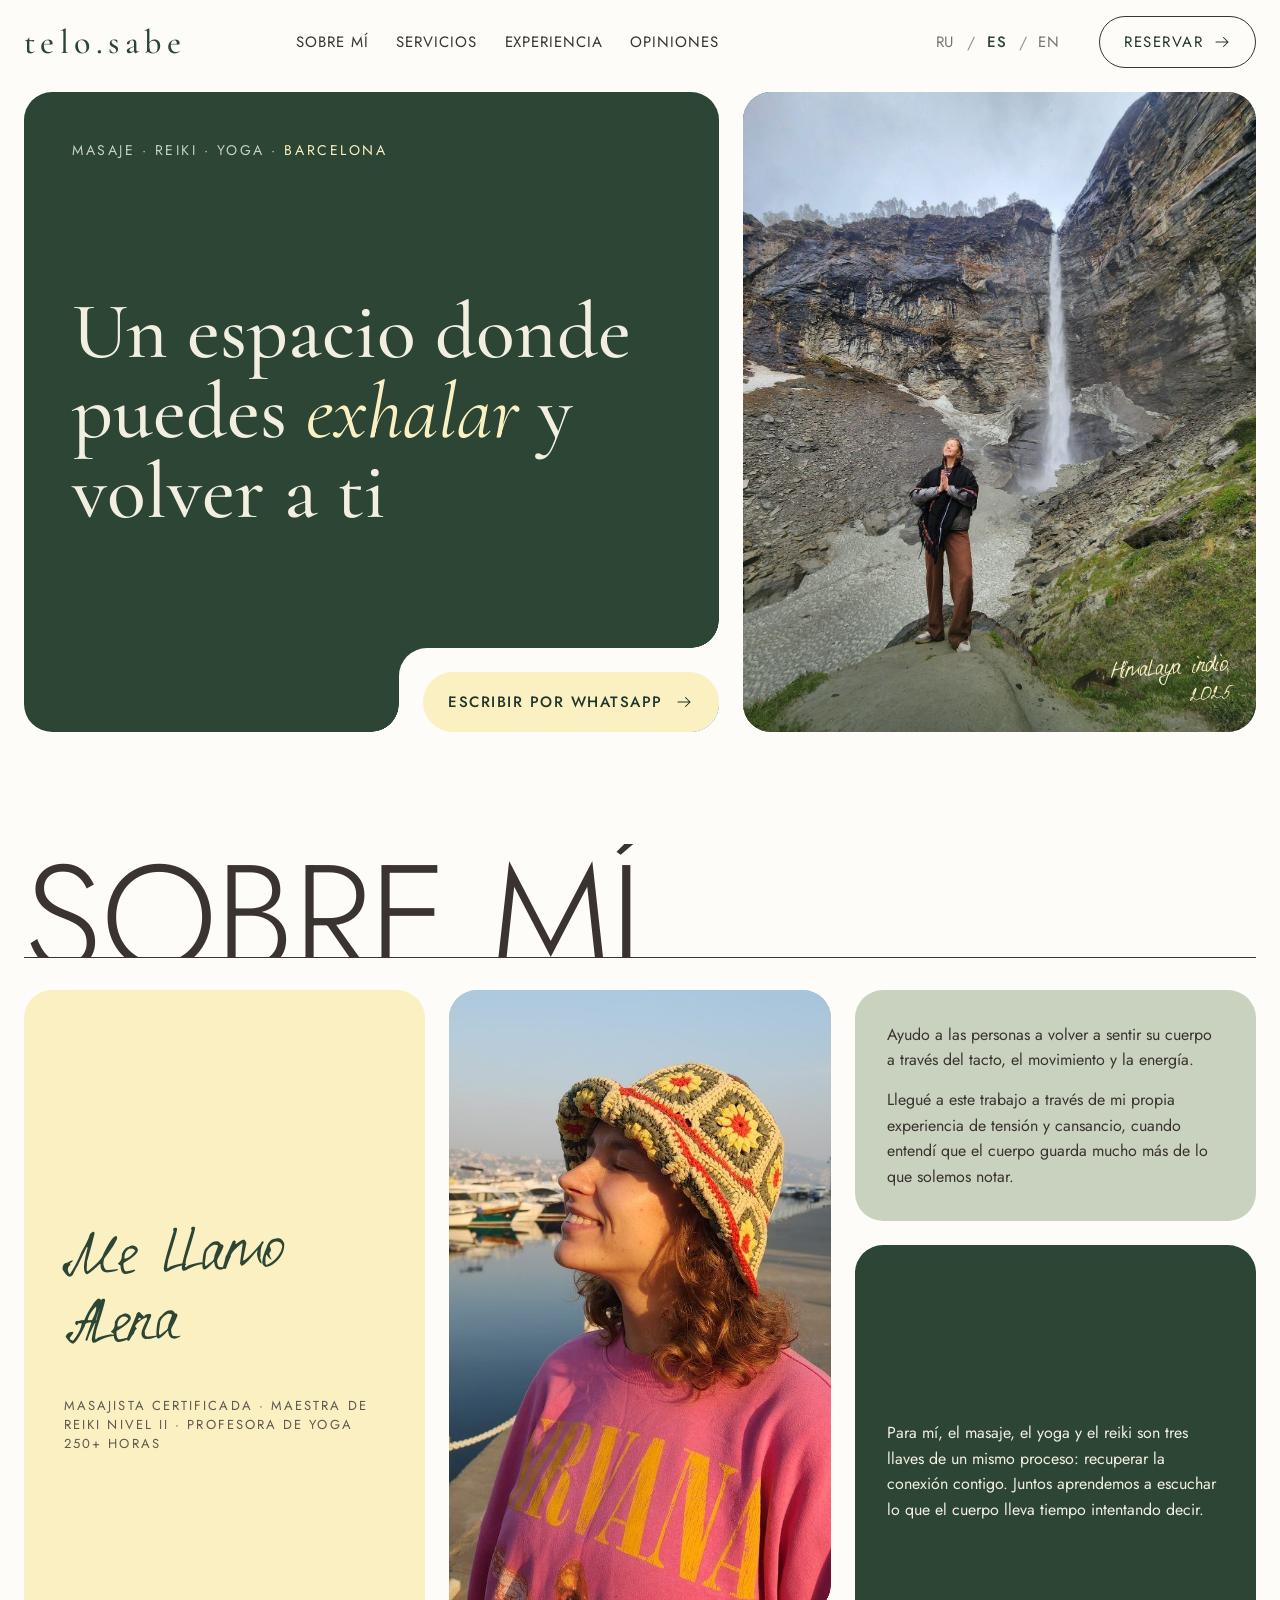
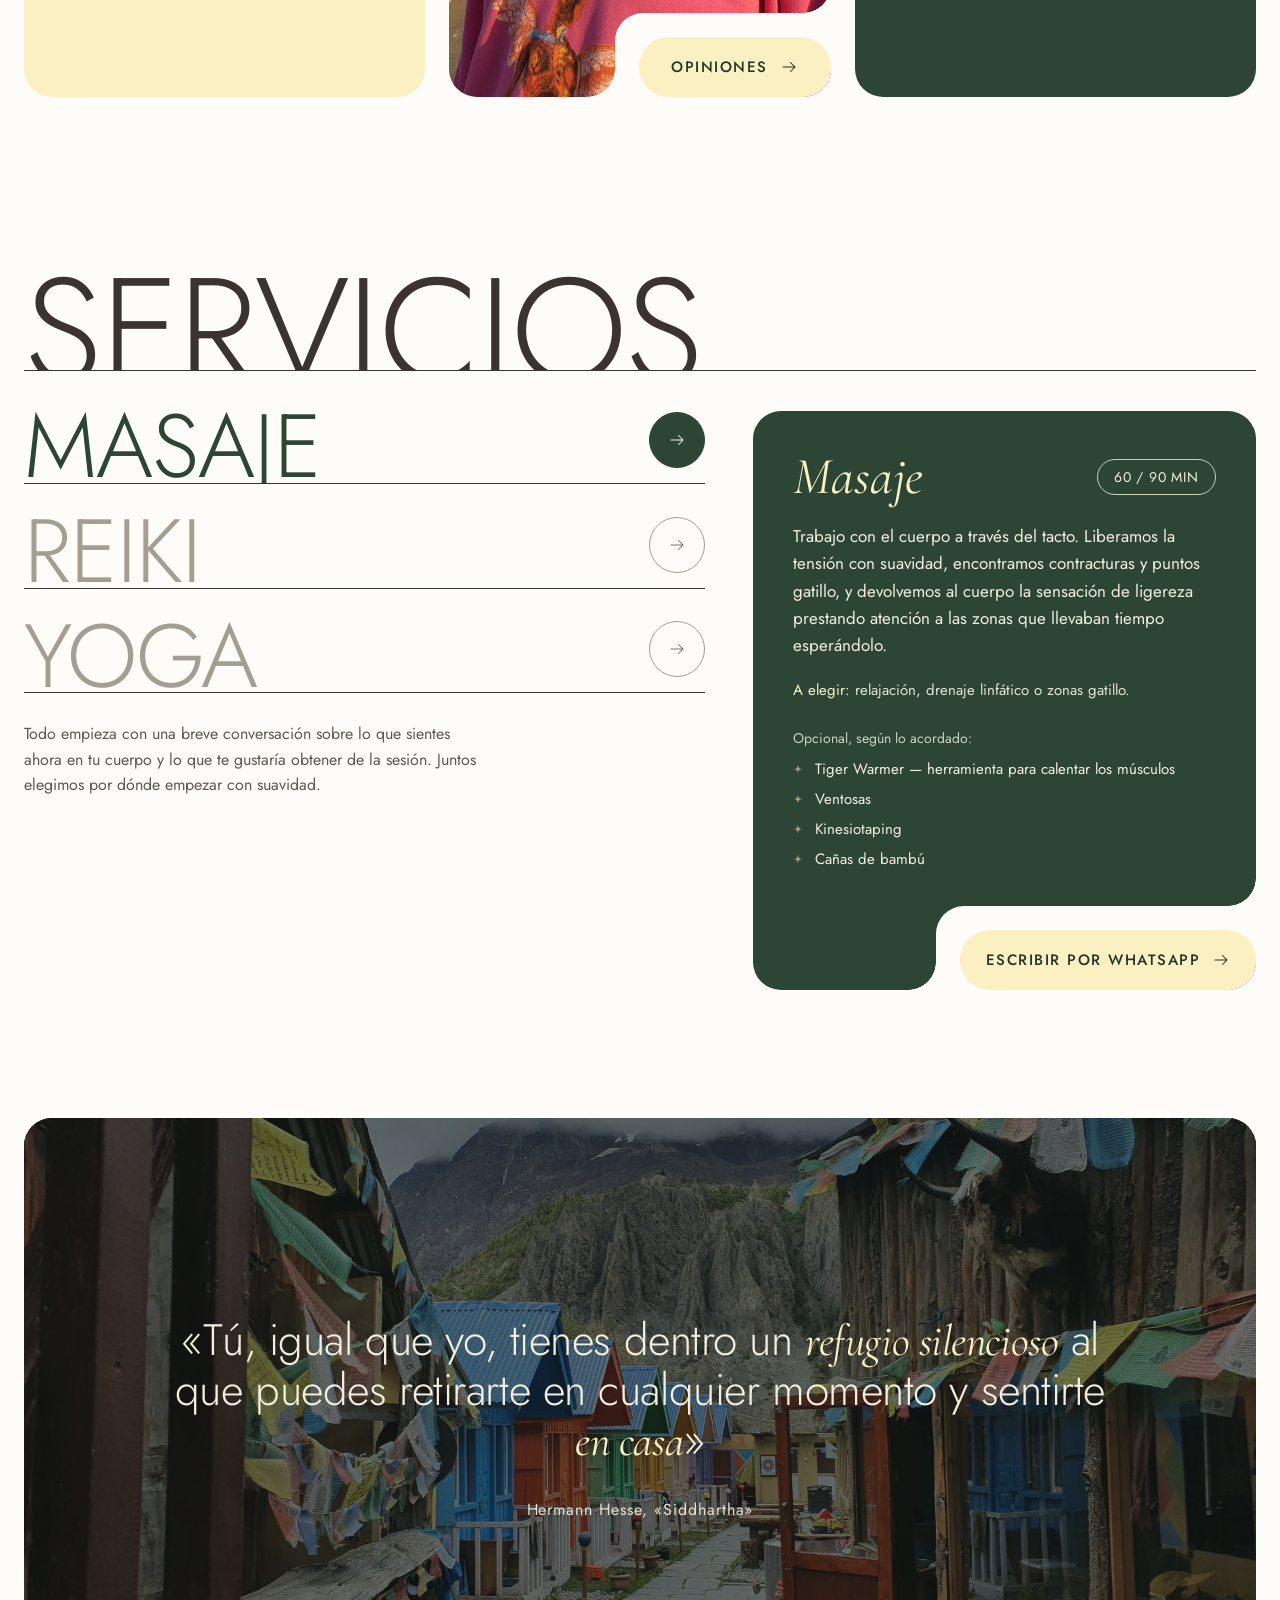
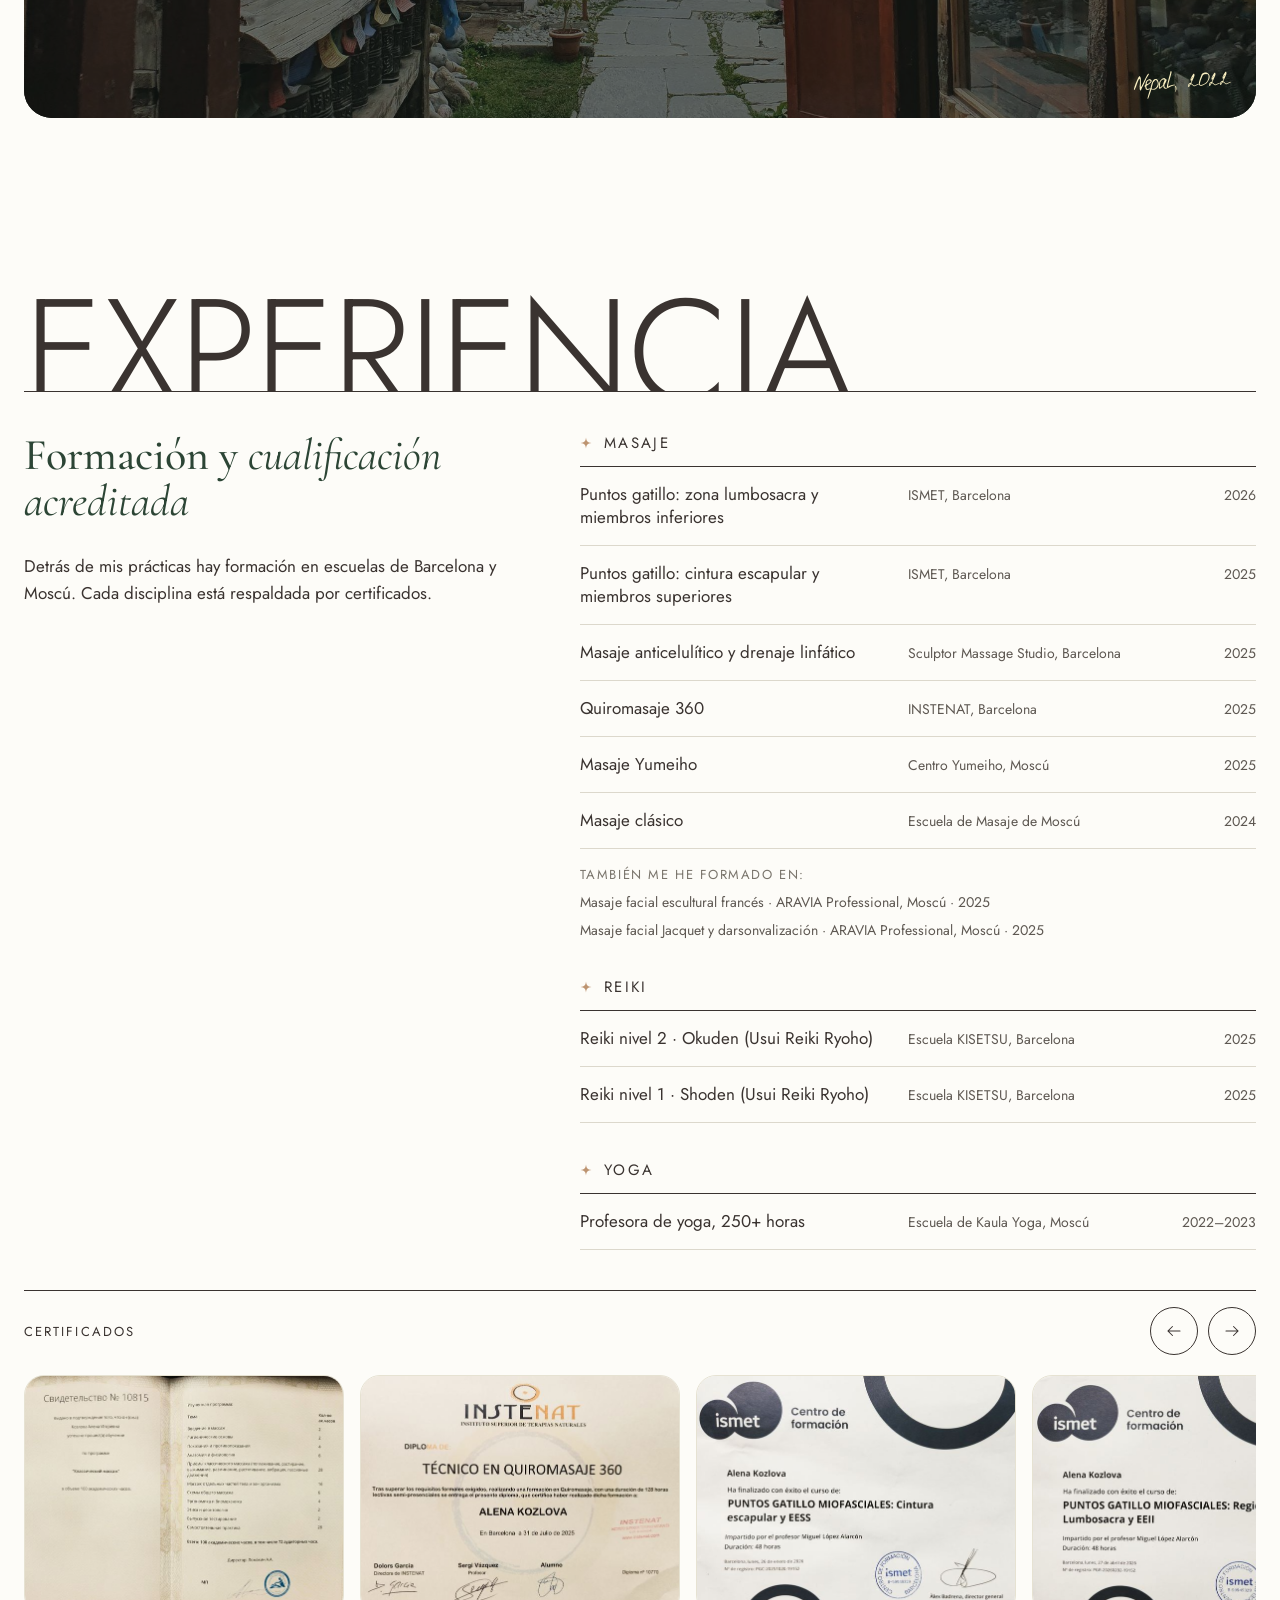
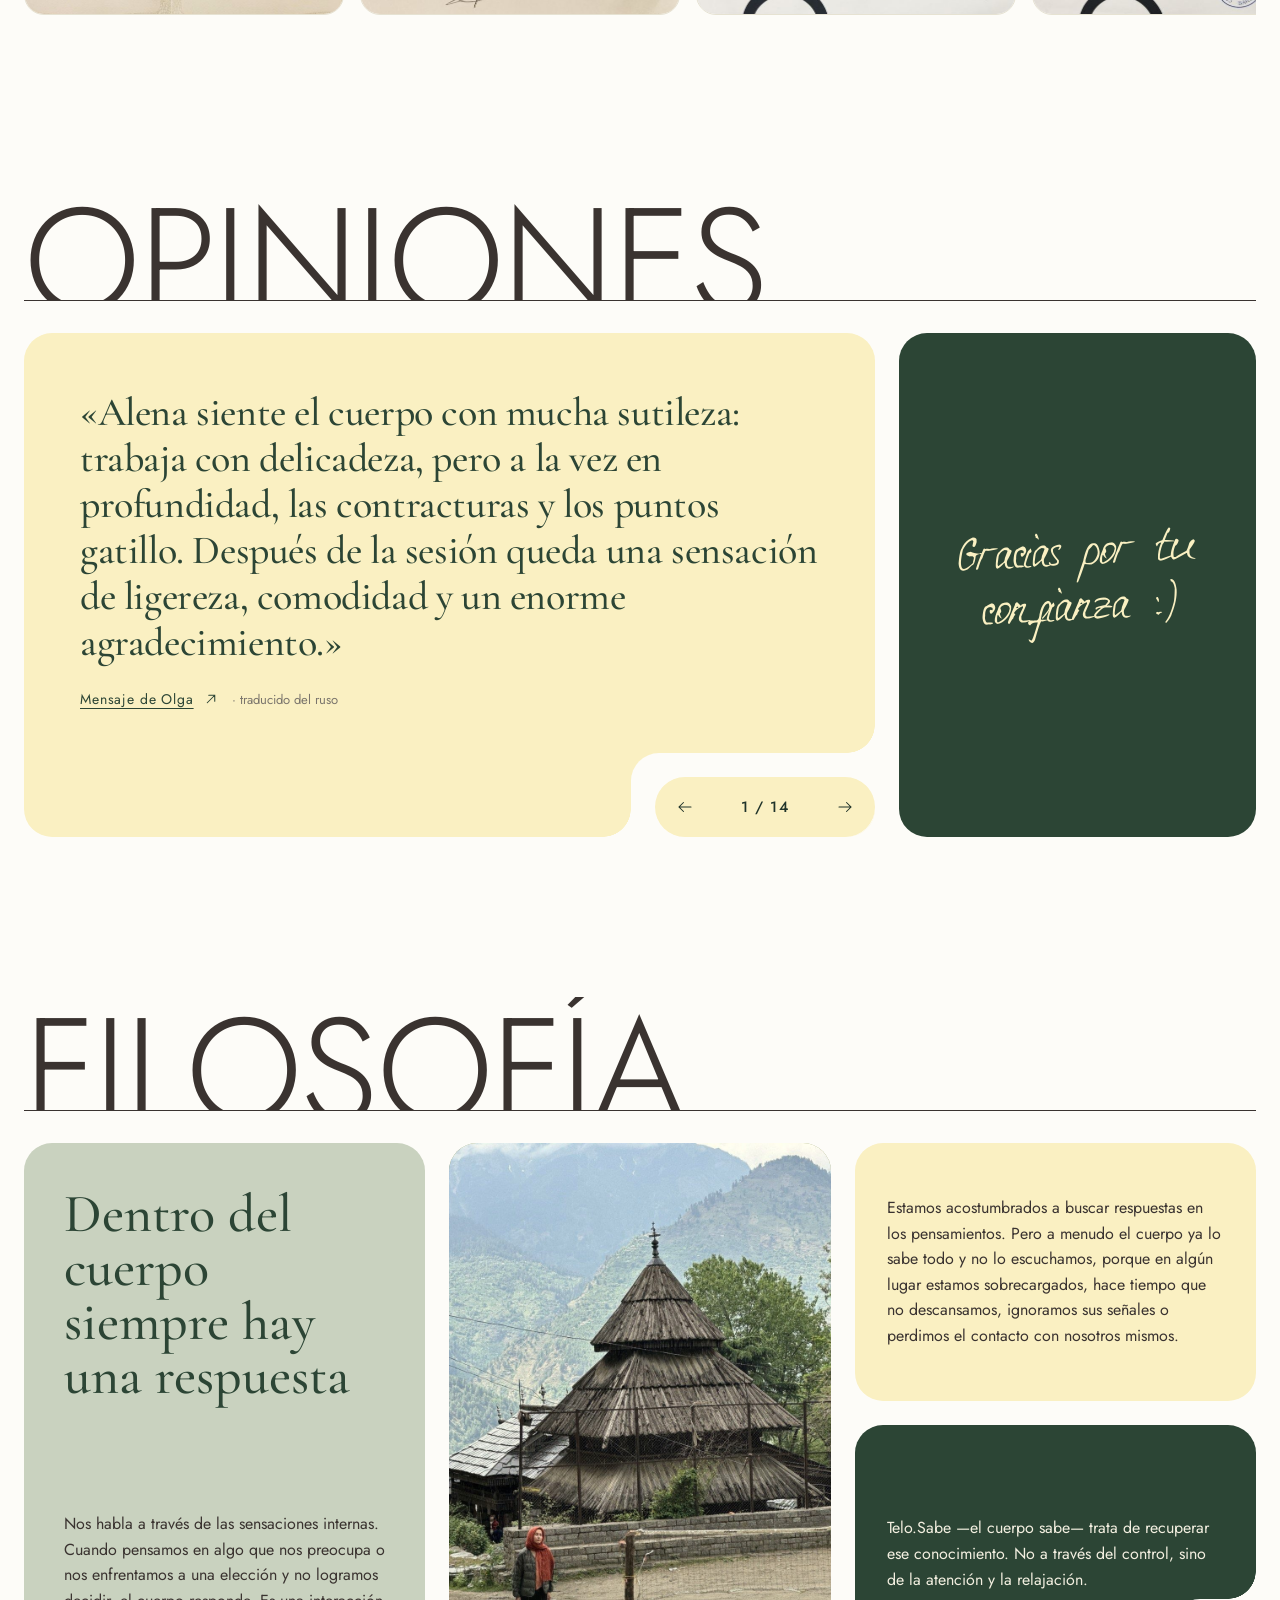
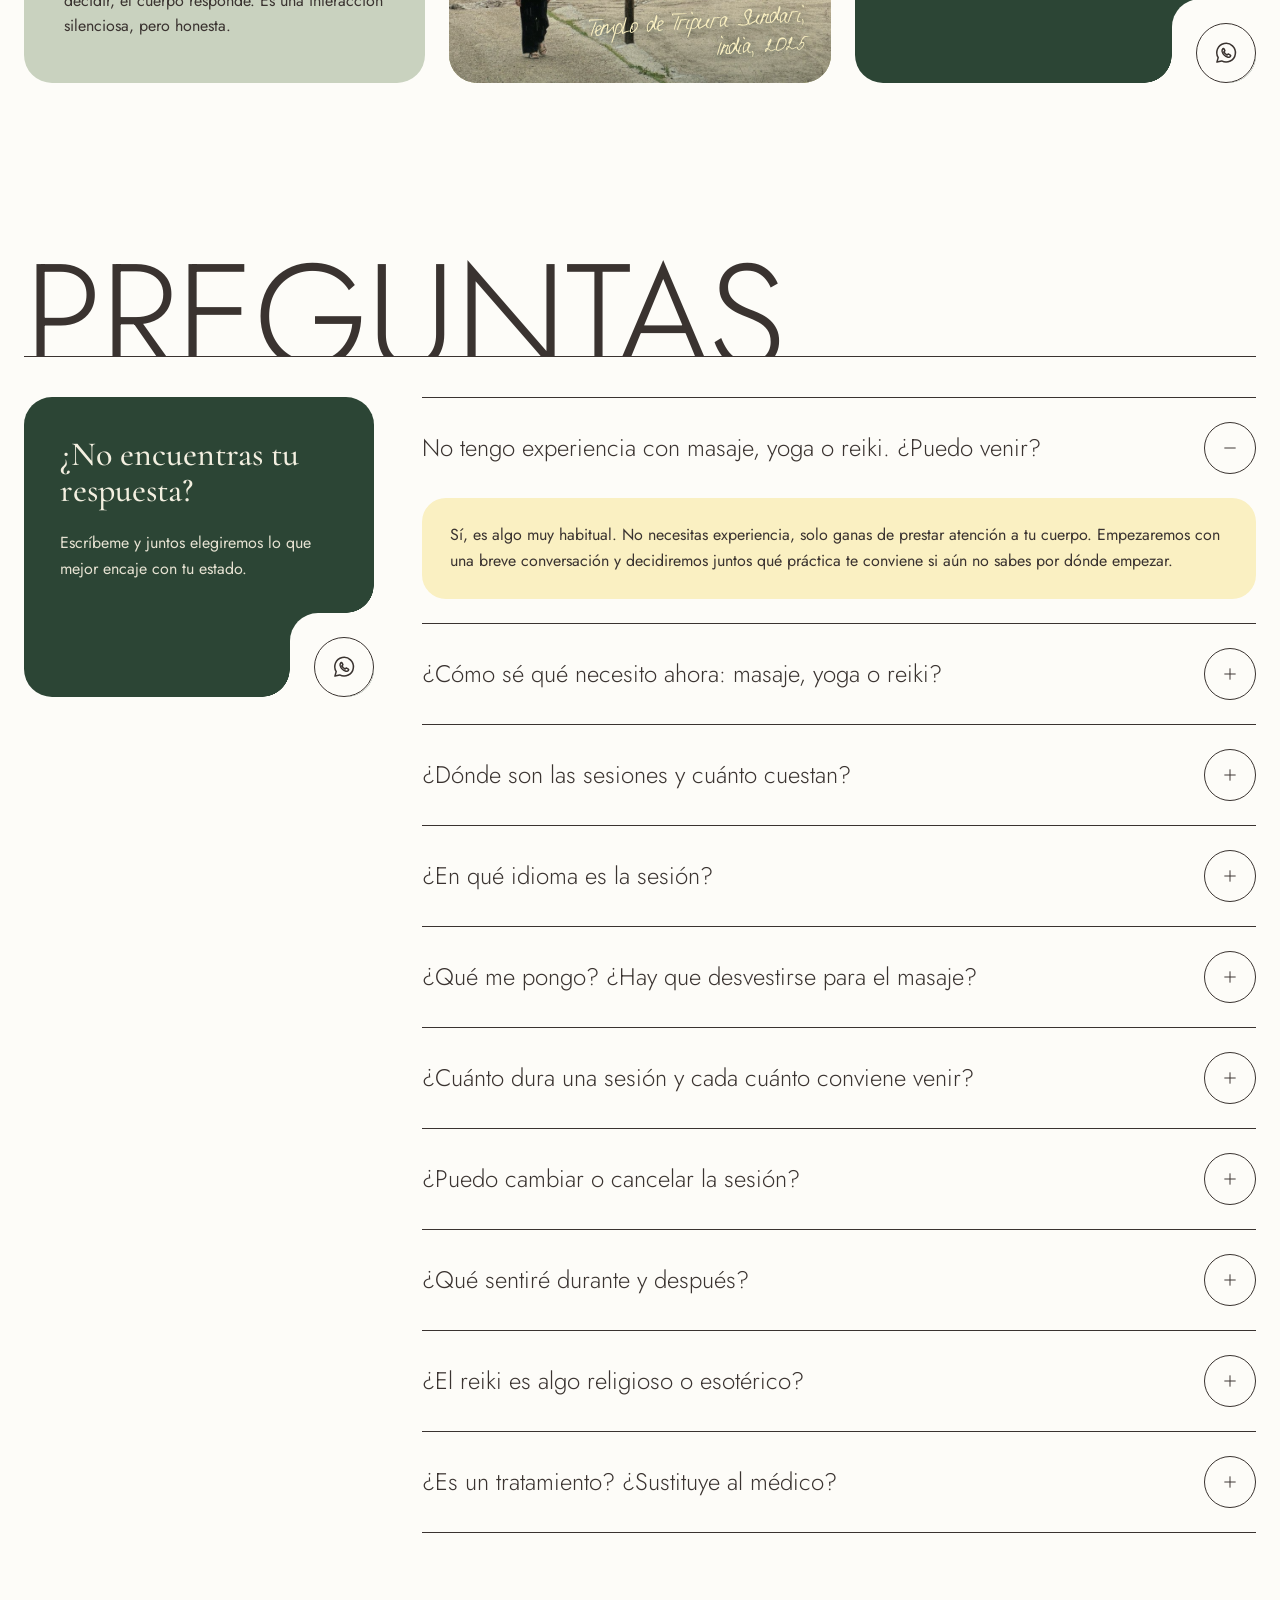
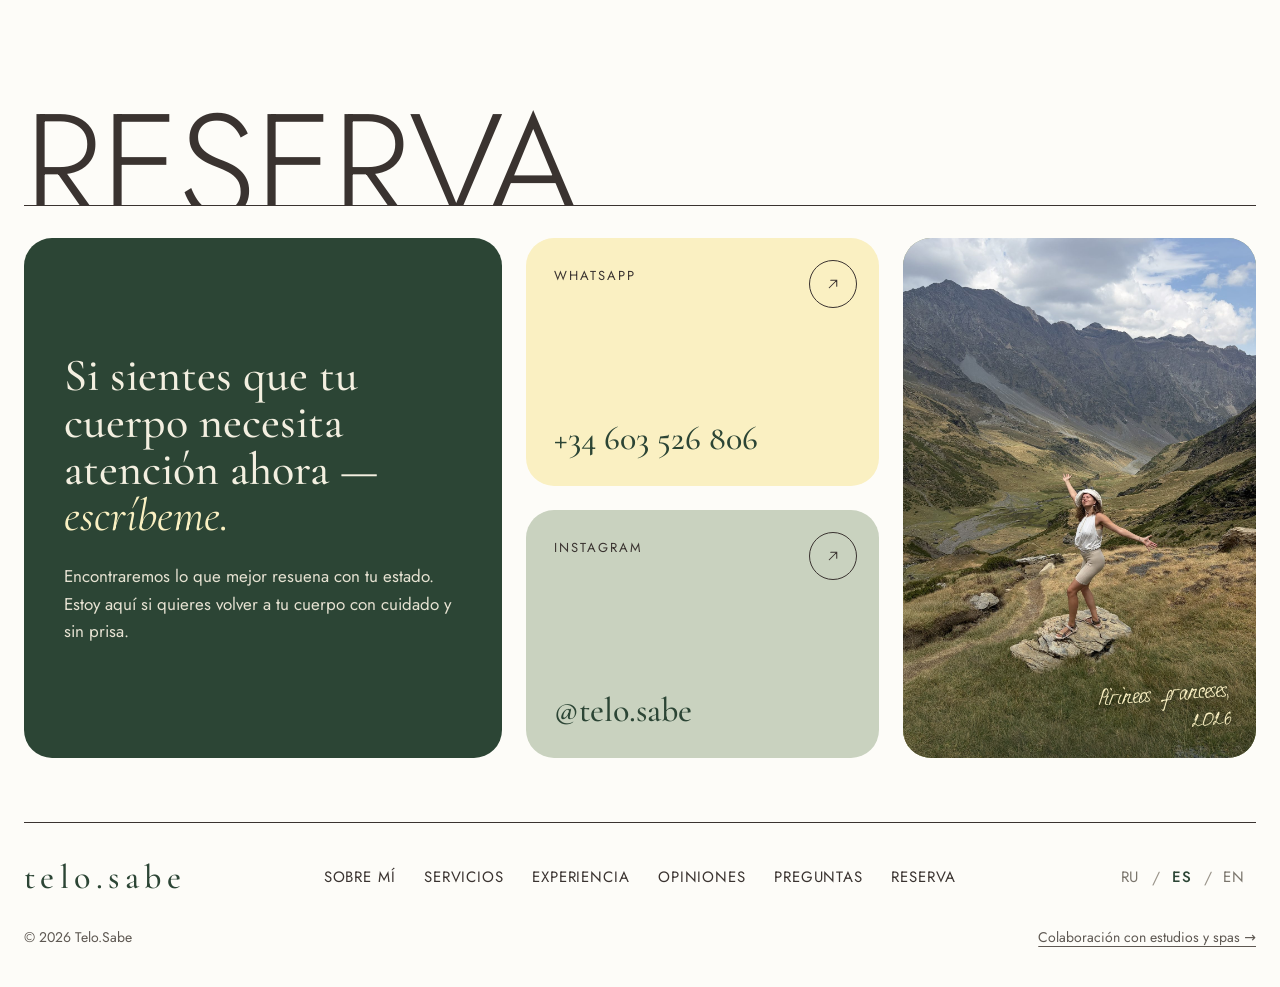
<file: es/index.html>
<!doctype html>
<html lang="es">
<head>
<meta charset="utf-8">
<meta name="viewport" content="width=device-width, initial-scale=1">
<title>Masaje, yoga y reiki en Barcelona — Telo.Sabe | el cuerpo sabe</title>
<meta name="description" content="Telo.Sabe — masaje, yoga y reiki en Barcelona. Un espacio de prácticas corporales: liberar tensión, trabajar puntos gatillo, recuperar energía y volver a ti con suavidad.">
<link rel="canonical" href="https://telosabe.com/es/">
<link rel="alternate" hreflang="ru" href="https://telosabe.com/"><link rel="alternate" hreflang="es" href="https://telosabe.com/es/"><link rel="alternate" hreflang="en" href="https://telosabe.com/en/"><link rel="alternate" hreflang="x-default" href="https://telosabe.com/">
<meta property="og:type" content="website">
<meta property="og:url" content="https://telosabe.com/es/">
<meta property="og:title" content="Masaje, yoga y reiki en Barcelona — Telo.Sabe">
<meta property="og:description" content="Un espacio de prácticas corporales: masaje, yoga y reiki. Liberar tensión y volver a ti con suavidad.">
<meta property="og:image" content="https://telosabe.com/assets/img/og.jpg">
<meta property="og:locale" content="es_ES">
<meta name="twitter:card" content="summary_large_image">
<meta name="theme-color" content="#2C4535">
<link rel="icon" href="../favicon.svg" type="image/svg+xml">
<link rel="stylesheet" href="../assets/css/fonts.css">
<link rel="stylesheet" href="../assets/css/site.css">
<script type="application/ld+json">{"@context": "https://schema.org", "@type": "HealthAndBeautyBusiness", "name": "Telo.Sabe", "url": "https://telosabe.com/es/", "image": "https://telosabe.com/assets/img/og.jpg", "telephone": "+34 603 526 806", "areaServed": "Barcelona", "address": {"@type": "PostalAddress", "addressLocality": "Barcelona", "addressCountry": "ES"}, "sameAs": ["https://instagram.com/telo.sabe"]}</script>
<script type="application/ld+json">{"@context": "https://schema.org", "@type": "FAQPage", "mainEntity": [{"@type": "Question", "name": "No tengo experiencia con masaje, yoga o reiki. ¿Puedo venir?", "acceptedAnswer": {"@type": "Answer", "text": "Sí, es algo muy habitual. No necesitas experiencia, solo ganas de prestar atención a tu cuerpo. Empezaremos con una breve conversación y decidiremos juntos qué práctica te conviene si aún no sabes por dónde empezar."}}, {"@type": "Question", "name": "¿Cómo sé qué necesito ahora: masaje, yoga o reiki?", "acceptedAnswer": {"@type": "Answer", "text": "Puedes confiar en tu cuerpo: masaje, cuando te apetece relajarte y soltar tensión con las manos; yoga, cuando te atrae el movimiento suave y la respiración; reiki, cuando te sientes vacía o vacío y necesitas silencio. Si dudas, escríbeme y te ayudo a elegir según tu estado."}}, {"@type": "Question", "name": "¿Dónde son las sesiones y cuánto cuestan?", "acceptedAnswer": {"@type": "Answer", "text": "Trabajo en varios espacios de Barcelona. Escríbeme: elegiremos el lugar más cómodo y cercano para ti, y te enviaré los precios actuales y la disponibilidad."}}, {"@type": "Question", "name": "¿En qué idioma es la sesión?", "acceptedAnswer": {"@type": "Answer", "text": "En ruso, español o inglés, como te resulte más cómodo."}}, {"@type": "Question", "name": "¿Qué me pongo? ¿Hay que desvestirse para el masaje?", "acceptedAnswer": {"@type": "Answer", "text": "Para yoga y reiki, ropa cómoda con la que sea fácil moverse y tumbarse (el reiki se hace completamente vestido). Para el masaje te desvistes hasta donde te sientas cómoda o cómodo; el cuerpo está cubierto y solo se descubre la zona en la que trabajamos. Tus límites son lo primero."}}, {"@type": "Question", "name": "¿Cuánto dura una sesión y cada cuánto conviene venir?", "acceptedAnswer": {"@type": "Answer", "text": "La sesión dura de 30 a 90 minutos según la práctica. La regularidad importa más que la intensidad: a muchas personas les va bien una vez cada 1–2 semanas, pero depende de tu estado y de lo que buscas."}}, {"@type": "Question", "name": "¿Puedo cambiar o cancelar la sesión?", "acceptedAnswer": {"@type": "Answer", "text": "Sí, claro. Solo avísame con al menos 24 horas de antelación."}}, {"@type": "Question", "name": "¿Qué sentiré durante y después?", "acceptedAnswer": {"@type": "Answer", "text": "Depende: calor, una ligera pulsación, relajación profunda, a veces somnolencia o una liberación emocional. Muchas personas se van más descansadas, ligeras y tranquilas. En los días siguientes el cuerpo puede seguir soltando tensión, es normal, y te diré cómo cuidarlo en casa."}}, {"@type": "Question", "name": "¿El reiki es algo religioso o esotérico?", "acceptedAnswer": {"@type": "Answer", "text": "No. El reiki no está relacionado con ninguna religión ni exige creer en nada. Es una práctica suave para bajar el ritmo y recuperar energía. Lo explico todo con calma y claridad, sin esoterismo innecesario."}}, {"@type": "Question", "name": "¿Es un tratamiento? ¿Sustituye al médico?", "acceptedAnswer": {"@type": "Answer", "text": "No. Mis prácticas tratan del cuidado, la atención y la reconexión con el cuerpo, no de diagnósticos ni tratamientos. Complementan muy bien la atención médica, pero no la sustituyen. Si tienes alguna enfermedad o estás embarazada, avísame antes para adaptar la sesión con cuidado."}}]}</script>
</head>
<body>
<a class="skip" href="#main">Saltar al contenido</a>
<header class="hdr">
<div class="cols wrapw" style="align-items:center">
<div class="hleft">
<a class="logo" href="#top">telo.sabe</a>
<nav class="nav" aria-label="Menú principal"><a href="#about">Sobre mí</a><a href="#services">Servicios</a><a href="#experience">Experiencia</a><a href="#reviews">Opiniones</a></nav>
<button type="button" class="burger" aria-expanded="false" aria-controls="mmenu" aria-label="Abrir menú" data-open="Abrir menú" data-close="Cerrar menú"><svg width="20" height="20" viewBox="0 0 24 24" fill="none" stroke="currentColor" stroke-width="1.4" stroke-linecap="round" aria-hidden="true"><path d="M4 9h16M4 15h16"/></svg></button>
</div>
<div class="hright">
<div class="langs" role="group" aria-label="Idioma"><a class="lng" href="../index.html" hreflang="ru" lang="ru">RU</a><span aria-hidden="true" class="sep">/</span><a class="lng on" href="../es/index.html" hreflang="es" lang="es" aria-current="true">ES</a><span aria-hidden="true" class="sep">/</span><a class="lng" href="../en/index.html" hreflang="en" lang="en">EN</a></div>
<a class="write" href="#contact">Reservar <svg width="18" height="18" viewBox="0 0 24 24" fill="none" stroke="currentColor" stroke-width="1.4" stroke-linecap="round" aria-hidden="true"><path d="M4 12h16M14 6l6 6-6 6"/></svg></a>
</div>
</div>
<div class="mmenu" id="mmenu" hidden>
<nav aria-label="Menú principal"><a href="#about">Sobre mí</a><a href="#services">Servicios</a><a href="#experience">Experiencia</a><a href="#reviews">Opiniones</a><a href="#faq">Preguntas</a><a href="#contact">Reserva</a></nav>
<div class="mlangs"><a class="lng" href="../index.html" hreflang="ru" lang="ru">RU</a><span aria-hidden="true" class="sep">/</span><a class="lng on" href="../es/index.html" hreflang="es" lang="es" aria-current="true">ES</a><span aria-hidden="true" class="sep">/</span><a class="lng" href="../en/index.html" hreflang="en" lang="en">EN</a></div>
</div>
</header>
<main id="main">
<section id="top" class="sec" style="padding-top:8px;padding-bottom:40px">
<div class="cols wrapw" style="align-items:stretch">
<div class="card green hero-card">
<p class="eyebrow">masaje · reiki · yoga · <span style="color:#FAF0C2">Barcelona</span></p>
<h1 class="h1">Un espacio donde puedes <span class="it">exhalar</span> y volver a ti</h1>
<div class="cut" style="width:320px"><a class="pill" href="https://wa.me/34603526806?text=%C2%A1Hola%21%20Me%20gustar%C3%ADa%20reservar%20una%20sesi%C3%B3n" style="width:296px">Escribir por WhatsApp <svg width="18" height="18" viewBox="0 0 24 24" fill="none" stroke="currentColor" stroke-width="1.4" stroke-linecap="round" aria-hidden="true"><path d="M4 12h16M14 6l6 6-6 6"/></svg></a></div><div class="inv inv-t"></div><div class="inv" style="right:320px;bottom:0"></div>
</div>
<div class="photo" style="aspect-ratio:3/4;background:#5E6B57">
<img src="../assets/img/hero.jpg" alt="Alena junto a una cascada en la montaña, con las palmas unidas" width="1350" height="1800" style="object-position:center 55%" fetchpriority="high">
<div class="shade" aria-hidden="true"></div>
<p class="place">Himalaya indio,<br>2025</p>
</div>
</div>
</section>
<section id="about" class="sec">
<div class="wrapw stack">
<div class="rule"><h2 class="big">SOBRE MÍ</h2></div>
<div class="about-grid">
<div class="card cream about-card a-name">
<p class="hand-name">Me llamo<br class="nbr"> Alena</p>
<p class="caps small muted">Masajista certificada · maestra de reiki nivel&nbsp;II · profesora de yoga 250+&nbsp;horas</p>
</div>
<div class="card sage a-story"><p class="body">Ayudo a las personas a volver a sentir su cuerpo a través del tacto, el movimiento y la energía.</p><p class="body">Llegué a este trabajo a través de mi propia experiencia de tensión y cansancio, cuando entendí que el cuerpo guarda mucho más de lo que solemos notar.</p></div>
<div class="photo a-photo" style="aspect-ratio:3/4;background:#C9D2BF">
<img src="../assets/img/about.jpg" alt="Alena en el paseo marítimo, sonriendo con los ojos cerrados" width="1200" height="1600" loading="lazy" style="object-position:center 40%;transform:scale(1.45);transform-origin:56% 88%">
<div class="cut" style="width:216px"><a class="pill" href="#reviews" style="width:192px">Opiniones <svg width="18" height="18" viewBox="0 0 24 24" fill="none" stroke="currentColor" stroke-width="1.4" stroke-linecap="round" aria-hidden="true"><path d="M4 12h16M14 6l6 6-6 6"/></svg></a></div><div class="inv inv-t"></div><div class="inv" style="right:216px;bottom:0"></div>
</div>
<div class="card green a-keys"><p class="body">Para mí, el masaje, el yoga y el reiki son tres llaves de un mismo proceso: recuperar la conexión contigo. Juntos aprendemos a escuchar lo que el cuerpo lleva tiempo intentando decir.</p></div>
</div>
</div>
</section>
<section id="services" class="sec">
<div class="wrapw">
<div class="rule" style="margin-bottom:8px"><h2 class="big">Servicios</h2></div>
<div class="svc-wrap">
<div role="tablist" aria-label="Servicios" class="svc-list">
<div class="svc-item on">
<button type="button" role="tab" class="tab" id="tab0" aria-selected="true" aria-controls="panel0" data-i="0"><span class="big tabname">Masaje</span><span class="tabcirc" aria-hidden="true"><svg width="18" height="18" viewBox="0 0 24 24" fill="none" stroke="currentColor" stroke-width="1.4" stroke-linecap="round" aria-hidden="true"><path d="M4 12h16M14 6l6 6-6 6"/></svg></span></button>
<div class="mcard"><div class="card green svc-card"><div class="svc-head"><p class="svc-name">Masaje</p><div class="durs"><span class="dur">60 / 90 min</span></div></div><p class="svc-desc">Trabajo con el cuerpo a través del tacto. Liberamos la tensión con suavidad, encontramos contracturas y puntos gatillo, y devolvemos al cuerpo la sensación de ligereza prestando atención a las zonas que llevaban tiempo esperándolo.</p><p class="kinds"><span>A elegir:</span> relajación, drenaje linfático o zonas gatillo.</p><div class="svc-extra"><p>Opcional, según lo acordado:</p><ul><li><svg width="10" height="10" viewBox="0 0 24 24" aria-hidden="true" class="star"><path d="M12 1C13 9 15 11 23 12C15 13 13 15 12 23C11 15 9 13 1 12C9 11 11 9 12 1Z" fill="currentColor"/></svg>Tiger Warmer — herramienta para calentar los músculos</li><li><svg width="10" height="10" viewBox="0 0 24 24" aria-hidden="true" class="star"><path d="M12 1C13 9 15 11 23 12C15 13 13 15 12 23C11 15 9 13 1 12C9 11 11 9 12 1Z" fill="currentColor"/></svg>Ventosas</li><li><svg width="10" height="10" viewBox="0 0 24 24" aria-hidden="true" class="star"><path d="M12 1C13 9 15 11 23 12C15 13 13 15 12 23C11 15 9 13 1 12C9 11 11 9 12 1Z" fill="currentColor"/></svg>Kinesiotaping</li><li><svg width="10" height="10" viewBox="0 0 24 24" aria-hidden="true" class="star"><path d="M12 1C13 9 15 11 23 12C15 13 13 15 12 23C11 15 9 13 1 12C9 11 11 9 12 1Z" fill="currentColor"/></svg>Cañas de bambú</li></ul></div><div class="cut" style="width:320px"><a class="pill" href="https://wa.me/34603526806?text=%C2%A1Hola%21%20Me%20gustar%C3%ADa%20reservar%20un%20masaje" style="width:296px">Escribir por WhatsApp <svg width="18" height="18" viewBox="0 0 24 24" fill="none" stroke="currentColor" stroke-width="1.4" stroke-linecap="round" aria-hidden="true"><path d="M4 12h16M14 6l6 6-6 6"/></svg></a></div><div class="inv inv-t"></div><div class="inv" style="right:320px;bottom:0"></div></div></div>
</div><div class="svc-item">
<button type="button" role="tab" class="tab" id="tab1" aria-selected="false" aria-controls="panel1" data-i="1"><span class="big tabname">Reiki</span><span class="tabcirc" aria-hidden="true"><svg width="18" height="18" viewBox="0 0 24 24" fill="none" stroke="currentColor" stroke-width="1.4" stroke-linecap="round" aria-hidden="true"><path d="M4 12h16M14 6l6 6-6 6"/></svg></span></button>
<div class="mcard"><div class="card green svc-card"><div class="svc-head"><p class="svc-name">Reiki</p><div class="durs"><span class="dur">30 min</span><span class="dur">60 min</span></div></div><p class="svc-desc">Una práctica de equilibrio energético y relajación profunda. En un ambiente tranquilo y de confianza, es una forma de bajar el ritmo, estar en silencio y recuperar tus recursos.</p><div class="svc-extra"><p>Cómo es la sesión:</p><ul><li><svg width="10" height="10" viewBox="0 0 24 24" aria-hidden="true" class="star"><path d="M12 1C13 9 15 11 23 12C15 13 13 15 12 23C11 15 9 13 1 12C9 11 11 9 12 1Z" fill="currentColor"/></svg>Con la ropa puesta</li><li><svg width="10" height="10" viewBox="0 0 24 24" aria-hidden="true" class="star"><path d="M12 1C13 9 15 11 23 12C15 13 13 15 12 23C11 15 9 13 1 12C9 11 11 9 12 1Z" fill="currentColor"/></svg>En la camilla de masaje</li><li><svg width="10" height="10" viewBox="0 0 24 24" aria-hidden="true" class="star"><path d="M12 1C13 9 15 11 23 12C15 13 13 15 12 23C11 15 9 13 1 12C9 11 11 9 12 1Z" fill="currentColor"/></svg>Con una manta si lo necesitas</li></ul></div><div class="cut" style="width:320px"><a class="pill" href="https://wa.me/34603526806?text=%C2%A1Hola%21%20Me%20gustar%C3%ADa%20reservar%20una%20sesi%C3%B3n%20de%20reiki" style="width:296px">Escribir por WhatsApp <svg width="18" height="18" viewBox="0 0 24 24" fill="none" stroke="currentColor" stroke-width="1.4" stroke-linecap="round" aria-hidden="true"><path d="M4 12h16M14 6l6 6-6 6"/></svg></a></div><div class="inv inv-t"></div><div class="inv" style="right:320px;bottom:0"></div></div></div>
</div><div class="svc-item">
<button type="button" role="tab" class="tab" id="tab2" aria-selected="false" aria-controls="panel2" data-i="2"><span class="big tabname">Yoga</span><span class="tabcirc" aria-hidden="true"><svg width="18" height="18" viewBox="0 0 24 24" fill="none" stroke="currentColor" stroke-width="1.4" stroke-linecap="round" aria-hidden="true"><path d="M4 12h16M14 6l6 6-6 6"/></svg></span></button>
<div class="mcard"><div class="card green svc-card"><div class="svc-head"><p class="svc-name">Yoga</p><div class="durs"><span class="dur">60 min</span></div></div><p class="svc-desc">Una práctica de movimiento, respiración y atención. Mis clases no van de asanas complicadas, sino de escuchar el cuerpo a través del movimiento, dejar que la energía vuelva a fluir y regresar a tu ritmo natural.</p><p class="kinds"><span>Formato:</span> clase individual o en grupo.</p><div class="svc-extra"><p>Opcional, según lo acordado:</p><ul><li><svg width="10" height="10" viewBox="0 0 24 24" aria-hidden="true" class="star"><path d="M12 1C13 9 15 11 23 12C15 13 13 15 12 23C11 15 9 13 1 12C9 11 11 9 12 1Z" fill="currentColor"/></svg>Bloque ampliado de respiración</li><li><svg width="10" height="10" viewBox="0 0 24 24" aria-hidden="true" class="star"><path d="M12 1C13 9 15 11 23 12C15 13 13 15 12 23C11 15 9 13 1 12C9 11 11 9 12 1Z" fill="currentColor"/></svg>Liberación miofascial con rodillo y pelota</li></ul></div><div class="cut" style="width:320px"><a class="pill" href="https://wa.me/34603526806?text=%C2%A1Hola%21%20Me%20gustar%C3%ADa%20reservar%20una%20clase%20de%20yoga" style="width:296px">Escribir por WhatsApp <svg width="18" height="18" viewBox="0 0 24 24" fill="none" stroke="currentColor" stroke-width="1.4" stroke-linecap="round" aria-hidden="true"><path d="M4 12h16M14 6l6 6-6 6"/></svg></a></div><div class="inv inv-t"></div><div class="inv" style="right:320px;bottom:0"></div></div></div>
</div>
<p class="lead muted">Todo empieza con una breve conversación sobre lo que sientes ahora en tu cuerpo y lo que te gustaría obtener de la sesión. Juntos elegimos por dónde empezar con suavidad.</p>
</div>
<div class="svc-dpanel"><div class="card green svc-card svc-stack"><div class="svc-panel" id="panel0" role="tabpanel" aria-labelledby="tab0" data-wa="https://wa.me/34603526806?text=%C2%A1Hola%21%20Me%20gustar%C3%ADa%20reservar%20un%20masaje"><div class="svc-head"><p class="svc-name">Masaje</p><div class="durs"><span class="dur">60 / 90 min</span></div></div><p class="svc-desc">Trabajo con el cuerpo a través del tacto. Liberamos la tensión con suavidad, encontramos contracturas y puntos gatillo, y devolvemos al cuerpo la sensación de ligereza prestando atención a las zonas que llevaban tiempo esperándolo.</p><p class="kinds"><span>A elegir:</span> relajación, drenaje linfático o zonas gatillo.</p><div class="svc-extra"><p>Opcional, según lo acordado:</p><ul><li><svg width="10" height="10" viewBox="0 0 24 24" aria-hidden="true" class="star"><path d="M12 1C13 9 15 11 23 12C15 13 13 15 12 23C11 15 9 13 1 12C9 11 11 9 12 1Z" fill="currentColor"/></svg>Tiger Warmer — herramienta para calentar los músculos</li><li><svg width="10" height="10" viewBox="0 0 24 24" aria-hidden="true" class="star"><path d="M12 1C13 9 15 11 23 12C15 13 13 15 12 23C11 15 9 13 1 12C9 11 11 9 12 1Z" fill="currentColor"/></svg>Ventosas</li><li><svg width="10" height="10" viewBox="0 0 24 24" aria-hidden="true" class="star"><path d="M12 1C13 9 15 11 23 12C15 13 13 15 12 23C11 15 9 13 1 12C9 11 11 9 12 1Z" fill="currentColor"/></svg>Kinesiotaping</li><li><svg width="10" height="10" viewBox="0 0 24 24" aria-hidden="true" class="star"><path d="M12 1C13 9 15 11 23 12C15 13 13 15 12 23C11 15 9 13 1 12C9 11 11 9 12 1Z" fill="currentColor"/></svg>Cañas de bambú</li></ul></div></div><div class="svc-panel" id="panel1" role="tabpanel" aria-labelledby="tab1" data-wa="https://wa.me/34603526806?text=%C2%A1Hola%21%20Me%20gustar%C3%ADa%20reservar%20una%20sesi%C3%B3n%20de%20reiki" hidden><div class="svc-head"><p class="svc-name">Reiki</p><div class="durs"><span class="dur">30 min</span><span class="dur">60 min</span></div></div><p class="svc-desc">Una práctica de equilibrio energético y relajación profunda. En un ambiente tranquilo y de confianza, es una forma de bajar el ritmo, estar en silencio y recuperar tus recursos.</p><div class="svc-extra"><p>Cómo es la sesión:</p><ul><li><svg width="10" height="10" viewBox="0 0 24 24" aria-hidden="true" class="star"><path d="M12 1C13 9 15 11 23 12C15 13 13 15 12 23C11 15 9 13 1 12C9 11 11 9 12 1Z" fill="currentColor"/></svg>Con la ropa puesta</li><li><svg width="10" height="10" viewBox="0 0 24 24" aria-hidden="true" class="star"><path d="M12 1C13 9 15 11 23 12C15 13 13 15 12 23C11 15 9 13 1 12C9 11 11 9 12 1Z" fill="currentColor"/></svg>En la camilla de masaje</li><li><svg width="10" height="10" viewBox="0 0 24 24" aria-hidden="true" class="star"><path d="M12 1C13 9 15 11 23 12C15 13 13 15 12 23C11 15 9 13 1 12C9 11 11 9 12 1Z" fill="currentColor"/></svg>Con una manta si lo necesitas</li></ul></div></div><div class="svc-panel" id="panel2" role="tabpanel" aria-labelledby="tab2" data-wa="https://wa.me/34603526806?text=%C2%A1Hola%21%20Me%20gustar%C3%ADa%20reservar%20una%20clase%20de%20yoga" hidden><div class="svc-head"><p class="svc-name">Yoga</p><div class="durs"><span class="dur">60 min</span></div></div><p class="svc-desc">Una práctica de movimiento, respiración y atención. Mis clases no van de asanas complicadas, sino de escuchar el cuerpo a través del movimiento, dejar que la energía vuelva a fluir y regresar a tu ritmo natural.</p><p class="kinds"><span>Formato:</span> clase individual o en grupo.</p><div class="svc-extra"><p>Opcional, según lo acordado:</p><ul><li><svg width="10" height="10" viewBox="0 0 24 24" aria-hidden="true" class="star"><path d="M12 1C13 9 15 11 23 12C15 13 13 15 12 23C11 15 9 13 1 12C9 11 11 9 12 1Z" fill="currentColor"/></svg>Bloque ampliado de respiración</li><li><svg width="10" height="10" viewBox="0 0 24 24" aria-hidden="true" class="star"><path d="M12 1C13 9 15 11 23 12C15 13 13 15 12 23C11 15 9 13 1 12C9 11 11 9 12 1Z" fill="currentColor"/></svg>Liberación miofascial con rodillo y pelota</li></ul></div></div><div class="cut" style="width:320px"><a class="pill svc-wa" href="https://wa.me/34603526806?text=%C2%A1Hola%21%20Me%20gustar%C3%ADa%20reservar%20un%20masaje" style="width:296px">Escribir por WhatsApp <svg width="18" height="18" viewBox="0 0 24 24" fill="none" stroke="currentColor" stroke-width="1.4" stroke-linecap="round" aria-hidden="true"><path d="M4 12h16M14 6l6 6-6 6"/></svg></a></div><div class="inv inv-t"></div><div class="inv" style="right:320px;bottom:0"></div></div></div>
</div>
</div>
</section>
<section id="quote" class="sec" style="padding-top:40px">
<div class="wrapw">
<div class="quote-card">
<img src="../assets/img/quote.jpg" alt="" width="2000" height="1500" loading="lazy">
<div class="dim" aria-hidden="true"></div>
<p class="place">Nepal, 2022</p>
<figure>
<blockquote class="q">«Tú, igual que yo, tienes dentro un <span class="hl">refugio silencioso</span> al que puedes retirarte en cualquier momento y sentirte <span class="hl">en casa</span>»</blockquote>
<figcaption>Hermann Hesse, «Siddhartha»</figcaption>
</figure>
</div>
</div>
</section>
<section id="experience" class="sec">
<div class="wrapw stack" style="gap:40px">
<div class="rule"><h2 class="big">Experiencia</h2></div>
<div class="exp-wrap">
<div class="stack" style="gap:28px">
<p class="h3 serif green-t">Formación y <span class="it">cualificación acreditada</span></p>
<p class="body" style="font-size:17px">Detrás de mis prácticas hay formación en escuelas de Barcelona y Moscú. Cada disciplina está respaldada por certificados.</p>
</div>
<div class="stack" style="gap:36px"><div class="grp"><div class="grp-h"><svg width="10" height="10" viewBox="0 0 24 24" aria-hidden="true" class="star"><path d="M12 1C13 9 15 11 23 12C15 13 13 15 12 23C11 15 9 13 1 12C9 11 11 9 12 1Z" fill="currentColor"/></svg><h3>Masaje</h3></div><div class="row"><p>Puntos gatillo: zona lumbosacra y miembros inferiores</p><p class="sch">ISMET, Barcelona</p><p class="yr">2026</p></div><div class="row"><p>Puntos gatillo: cintura escapular y miembros superiores</p><p class="sch">ISMET, Barcelona</p><p class="yr">2025</p></div><div class="row"><p>Masaje anticelulítico y drenaje linfático</p><p class="sch">Sculptor Massage Studio, Barcelona</p><p class="yr">2025</p></div><div class="row"><p>Quiromasaje 360</p><p class="sch">INSTENAT, Barcelona</p><p class="yr">2025</p></div><div class="row"><p>Masaje Yumeiho</p><p class="sch">Centro Yumeiho, Moscú</p><p class="yr">2025</p></div><div class="row"><p>Masaje clásico</p><p class="sch">Escuela de Masaje de Moscú</p><p class="yr">2024</p></div><div class="also"><p class="caps small">También me he formado en:</p><p>Masaje facial escultural francés · ARAVIA Professional, Moscú · 2025</p><p>Masaje facial Jacquet y darsonvalización · ARAVIA Professional, Moscú · 2025</p></div></div><div class="grp"><div class="grp-h"><svg width="10" height="10" viewBox="0 0 24 24" aria-hidden="true" class="star"><path d="M12 1C13 9 15 11 23 12C15 13 13 15 12 23C11 15 9 13 1 12C9 11 11 9 12 1Z" fill="currentColor"/></svg><h3>Reiki</h3></div><div class="row"><p>Reiki nivel 2 · Okuden (Usui Reiki Ryoho)</p><p class="sch">Escuela KISETSU, Barcelona</p><p class="yr">2025</p></div><div class="row"><p>Reiki nivel 1 · Shoden (Usui Reiki Ryoho)</p><p class="sch">Escuela KISETSU, Barcelona</p><p class="yr">2025</p></div></div><div class="grp"><div class="grp-h"><svg width="10" height="10" viewBox="0 0 24 24" aria-hidden="true" class="star"><path d="M12 1C13 9 15 11 23 12C15 13 13 15 12 23C11 15 9 13 1 12C9 11 11 9 12 1Z" fill="currentColor"/></svg><h3>Yoga</h3></div><div class="row"><p>Profesora de yoga, 250+ horas</p><p class="sch">Escuela de Kaula Yoga, Moscú</p><p class="yr">2022–2023</p></div></div></div>
</div>
<div class="stack" style="gap:20px">
<div class="certs-h"><p class="caps small">Certificados</p>
<div style="display:flex;gap:10px"><button type="button" class="arr" data-dir="-1" aria-label="Certificados anteriores"><svg width="18" height="18" viewBox="0 0 24 24" fill="none" stroke="currentColor" stroke-width="1.4" stroke-linecap="round" aria-hidden="true"><path d="M20 12H4M10 6l-6 6 6 6"/></svg></button><button type="button" class="arr" data-dir="1" aria-label="Certificados siguientes"><svg width="18" height="18" viewBox="0 0 24 24" fill="none" stroke="currentColor" stroke-width="1.4" stroke-linecap="round" aria-hidden="true"><path d="M4 12h16M14 6l6 6-6 6"/></svg></button></div></div>
<div class="track" tabindex="0" aria-label="Certificados"><button type="button" class="cert" data-full="../assets/img/certs/c1.jpg" data-alt="Certificado 1 de 11" aria-label="Abrir: certificado 1 de 11"><img src="../assets/img/certs/c1-thumb.jpg" alt="Certificado 1 de 11" loading="lazy" width="320" height="240" style="width:320px"></button><button type="button" class="cert" data-full="../assets/img/certs/c2.jpg" data-alt="Certificado 2 de 11" aria-label="Abrir: certificado 2 de 11"><img src="../assets/img/certs/c2-thumb.jpg" alt="Certificado 2 de 11" loading="lazy" width="320" height="240" style="width:320px"></button><button type="button" class="cert" data-full="../assets/img/certs/c3.jpg" data-alt="Certificado 3 de 11" aria-label="Abrir: certificado 3 de 11"><img src="../assets/img/certs/c3-thumb.jpg" alt="Certificado 3 de 11" loading="lazy" width="320" height="240" style="width:320px"></button><button type="button" class="cert" data-full="../assets/img/certs/c4.jpg" data-alt="Certificado 4 de 11" aria-label="Abrir: certificado 4 de 11"><img src="../assets/img/certs/c4-thumb.jpg" alt="Certificado 4 de 11" loading="lazy" width="320" height="240" style="width:320px"></button><button type="button" class="cert" data-full="../assets/img/certs/c5.jpg" data-alt="Certificado 5 de 11" aria-label="Abrir: certificado 5 de 11"><img src="../assets/img/certs/c5-thumb.jpg" alt="Certificado 5 de 11" loading="lazy" width="320" height="240" style="width:320px"></button><button type="button" class="cert" data-full="../assets/img/certs/c6.jpg" data-alt="Certificado 6 de 11" aria-label="Abrir: certificado 6 de 11"><img src="../assets/img/certs/c6-thumb.jpg" alt="Certificado 6 de 11" loading="lazy" width="320" height="240" style="width:320px"></button><button type="button" class="cert" data-full="../assets/img/certs/c7.jpg" data-alt="Certificado 7 de 11" aria-label="Abrir: certificado 7 de 11"><img src="../assets/img/certs/c7-thumb.jpg" alt="Certificado 7 de 11" loading="lazy" width="320" height="240" style="width:320px"></button><button type="button" class="cert" data-full="../assets/img/certs/c8.jpg" data-alt="Certificado 8 de 11" aria-label="Abrir: certificado 8 de 11"><img src="../assets/img/certs/c8-thumb.jpg" alt="Certificado 8 de 11" loading="lazy" width="180" height="240" style="width:180px"></button><button type="button" class="cert" data-full="../assets/img/certs/c9.jpg" data-alt="Certificado 9 de 11" aria-label="Abrir: certificado 9 de 11"><img src="../assets/img/certs/c9-thumb.jpg" alt="Certificado 9 de 11" loading="lazy" width="180" height="240" style="width:180px"></button><button type="button" class="cert" data-full="../assets/img/certs/c10.jpg" data-alt="Certificado 10 de 11" aria-label="Abrir: certificado 10 de 11"><img src="../assets/img/certs/c10-thumb.jpg" alt="Certificado 10 de 11" loading="lazy" width="180" height="240" style="width:180px"></button><button type="button" class="cert" data-full="../assets/img/certs/c11.jpg" data-alt="Certificado 11 de 11" aria-label="Abrir: certificado 11 de 11"><img src="../assets/img/certs/c11-thumb.jpg" alt="Certificado 11 de 11" loading="lazy" width="320" height="240" style="width:320px"></button></div>
</div>
</div>
</section>
<section id="reviews" class="sec">
<div class="wrapw stack">
<div class="rule"><h2 class="big">Opiniones</h2></div>
<div class="rev-grid">
<div class="rev-card" data-reviews='[{&quot;t&quot;: &quot;Alena siente el cuerpo con mucha sutileza: trabaja con delicadeza, pero a la vez en profundidad, las contracturas y los puntos gatillo. Después de la sesión queda una sensación de ligereza, comodidad y un enorme agradecimiento.&quot;, &quot;from&quot;: &quot;Mensaje de Olga&quot;, &quot;note&quot;: &quot;traducido del ruso&quot;, &quot;shot&quot;: &quot;../assets/img/reviews/review-1.jpg&quot;}, {&quot;t&quot;: &quot;Muchas gracias por el masaje: fue una sesión potente y profunda. Después sentí como si me hubieran quitado la tensión acumulada. Volveré encantada y sin duda te recomendaré.&quot;, &quot;from&quot;: &quot;Mensaje de Liuba&quot;, &quot;note&quot;: &quot;traducido del ruso&quot;, &quot;shot&quot;: &quot;../assets/img/reviews/review-2.jpg&quot;}, {&quot;t&quot;: &quot;Estoy como un coche nuevo. ¡Lista para darlo todo toda la semana!&quot;, &quot;from&quot;: &quot;Mensaje de Liudmila&quot;, &quot;note&quot;: &quot;traducido del ruso&quot;, &quot;shot&quot;: &quot;../assets/img/reviews/review-3.jpg&quot;}, {&quot;t&quot;: &quot;Cada sesión es simplemente increíble. Desde los primeros minutos todo se relaja y la tensión se va. Después de cada una, una sensación de ligereza, como si volviera a nacer.&quot;, &quot;from&quot;: &quot;Mensaje de Mira&quot;, &quot;note&quot;: &quot;traducido del ruso&quot;, &quot;shot&quot;: &quot;../assets/img/reviews/review-4.jpg&quot;}, {&quot;t&quot;: &quot;Te envío rayos de gratitud por esas manos de maestra, suaves y a la vez fuertes. El cuerpo se siente renovado y por la mañana la rigidez es mucho menor.&quot;, &quot;from&quot;: &quot;Mensaje de Dasha&quot;, &quot;note&quot;: &quot;traducido del ruso&quot;, &quot;shot&quot;: &quot;../assets/img/reviews/review-6.jpg&quot;}, {&quot;t&quot;: &quot;Alena me introdujo en el mundo del yoga. Me mostró toda la belleza de las prácticas y me enseñó a disfrutar del proceso y de la alegría de estar en contacto conmigo misma.&quot;, &quot;from&quot;: &quot;Mensaje de Irina&quot;, &quot;note&quot;: &quot;traducido del ruso&quot;, &quot;shot&quot;: &quot;../assets/img/reviews/review-7.jpg&quot;}, {&quot;t&quot;: &quot;¡Manos de oro! Dormí como un angelito y el brazo ya no me duele nada.&quot;, &quot;from&quot;: &quot;Mensaje de Antonina&quot;, &quot;note&quot;: &quot;traducido del ruso&quot;, &quot;shot&quot;: &quot;../assets/img/reviews/review-8.jpg&quot;}, {&quot;t&quot;: &quot;Llegué al masaje con los músculos agarrotados y dolor de espalda. Ya después de la sesión noté un alivio claro, y a los pocos días el dolor desapareció por completo.&quot;, &quot;from&quot;: &quot;Mensaje de Aleksandr&quot;, &quot;note&quot;: &quot;traducido del ruso&quot;, &quot;shot&quot;: &quot;../assets/img/reviews/review-9.jpg&quot;}, {&quot;t&quot;: &quot;Lo confirmo oficialmente: puedes poner «sanadora» en tu perfil. Te puedo dar el certificado.&quot;, &quot;from&quot;: &quot;Mensaje de Maria&quot;, &quot;note&quot;: &quot;traducido del ruso&quot;, &quot;shot&quot;: &quot;../assets/img/reviews/review-10.jpg&quot;}, {&quot;t&quot;: &quot;Me duelen los músculos de los hombros y el cuello como si me hubiera pasado una apisonadora, pero es un dolor tan agradable. Aquí estoy, disfrutando de mi postura.&quot;, &quot;from&quot;: &quot;Mensaje de Lesia&quot;, &quot;note&quot;: &quot;traducido del ruso&quot;, &quot;shot&quot;: &quot;../assets/img/reviews/review-11.jpg&quot;}, {&quot;t&quot;: &quot;No me sale llamarlo masaje: es todo un ritual sanador. ¡Estoy feliz de haber ido, el cuerpo y el alma reviven!&quot;, &quot;from&quot;: &quot;Mensaje de Natalia&quot;, &quot;note&quot;: &quot;traducido del ruso&quot;, &quot;shot&quot;: &quot;../assets/img/reviews/review-12.jpg&quot;}, {&quot;t&quot;: &quot;Mi omóplato y mi zona lumbar se inclinan ante ti. Me resulta cómodo respirar, estar sentada… ¡te adorar y querer y agradecer!&quot;, &quot;from&quot;: &quot;Mensaje de Alesia&quot;, &quot;note&quot;: &quot;traducido del ruso&quot;, &quot;shot&quot;: &quot;../assets/img/reviews/review-13.jpg&quot;}, {&quot;t&quot;: &quot;Fui a un masaje con Alena y quedé muy contenta. Después del masaje se fueron la tensión y los dolores en músculos y articulaciones. Durante la sesión te puedes relajar tanto que hasta logras dormir.&quot;, &quot;from&quot;: &quot;Mensaje de Maria&quot;, &quot;note&quot;: &quot;traducido del ruso&quot;, &quot;shot&quot;: &quot;../assets/img/reviews/review-16.jpg&quot;}, {&quot;t&quot;: &quot;Tuve una experiencia de masaje increíble con Alena. La presión fue perfecta y después mi cuerpo se sintió mucho más ligero y sin tensión.&quot;, &quot;from&quot;: &quot;Mensaje de Altynai&quot;, &quot;note&quot;: &quot;traducido del inglés&quot;, &quot;shot&quot;: &quot;../assets/img/reviews/review-15.jpg&quot;}]' data-prefix="«" data-suffix="»" data-shot-alt="Captura del mensaje de una clienta o cliente">
<figure aria-live="polite">
<blockquote class="q rev-text"></blockquote>
<p class="rev-meta"><button type="button" class="orig"><span class="rev-from"></span> <svg width="18" height="18" viewBox="0 0 24 24" fill="none" stroke="currentColor" stroke-width="1.4" stroke-linecap="round" aria-hidden="true"><path d="M7 17 17 7M9 7h8v8"/></svg></button><span class="rev-note"></span></p>
</figure>
<div class="cut" style="width:244px"><div class="pager"><button type="button" class="nav-b" data-dir="-1" aria-label="Opinión anterior"><svg width="18" height="18" viewBox="0 0 24 24" fill="none" stroke="currentColor" stroke-width="1.4" stroke-linecap="round" aria-hidden="true"><path d="M20 12H4M10 6l-6 6 6 6"/></svg></button><span class="pos"></span><button type="button" class="nav-b" data-dir="1" aria-label="Opinión siguiente"><svg width="18" height="18" viewBox="0 0 24 24" fill="none" stroke="currentColor" stroke-width="1.4" stroke-linecap="round" aria-hidden="true"><path d="M4 12h16M14 6l6 6-6 6"/></svg></button></div></div><div class="inv inv-t"></div><div class="inv" style="right:244px;bottom:0"></div>
</div>
<div class="card green thanks"><p class="hand">Gracias por tu confianza :)</p></div>
</div>
</div>
</section>
<section id="philosophy" class="sec">
<div class="wrapw stack">
<div class="rule"><p class="big" aria-hidden="true">Filosofía</p></div>
<div class="grid3">
<div class="card sage phil-card"><h2 class="h2 serif green-t" style="font-size:54px">Dentro del cuerpo siempre hay una respuesta</h2><p class="body">Nos habla a través de las sensaciones internas. Cuando pensamos en algo que nos preocupa o nos enfrentamos a una elección y no logramos decidir, el cuerpo responde. Es una interacción silenciosa, pero honesta.</p></div>
<div class="photo" style="aspect-ratio:3/4;background:#98A06B">
<img src="../assets/img/philosophy.jpg" alt="Alena junto a un templo de madera en la montaña" width="960" height="1280" loading="lazy" style="object-position:center 60%">
<div class="shade" aria-hidden="true"></div>
<p class="place">Templo de Tripura Sundari,<br>India, 2025</p>
</div>
<div class="stack" style="gap:24px">
<div class="card cream flexc"><p class="body">Estamos acostumbrados a buscar respuestas en los pensamientos. Pero a menudo el cuerpo ya lo sabe todo y no lo escuchamos, porque en algún lugar estamos sobrecargados, hace tiempo que no descansamos, ignoramos sus señales o perdimos el contacto con nosotros mismos.</p></div>
<div class="card green flexc has-notch" style="min-height:200px"><p class="body">Telo.Sabe —el cuerpo sabe— trata de recuperar ese conocimiento. No a través del control, sino de la atención y la relajación.</p><div class="cut" style="width:84px"><a class="wa" href="https://wa.me/34603526806?text=%C2%A1Hola%21%20Me%20gustar%C3%ADa%20reservar%20una%20sesi%C3%B3n" aria-label="Escribir por WhatsApp" title="Escribir por WhatsApp"><svg width="26" height="26" viewBox="0 0 24 24" fill="none" stroke="currentColor" stroke-width="1.4" stroke-linecap="round" stroke-linejoin="round" aria-hidden="true"><path d="M3.6 20.4l1.2-4.1A8.6 8.6 0 1 1 8 19.3z"/><path d="M9.1 8.2c.2-.4.6-.5.9-.3l.9 1.6c.1.3 0 .6-.2.8l-.6.6c.6 1.3 1.6 2.3 2.9 2.9l.6-.6c.2-.2.5-.3.8-.2l1.6.9c.3.2.4.6.2.9-.5.9-1.4 1.4-2.4 1.1-2.6-.7-4.7-2.8-5.4-5.4-.2-.9.2-1.8.7-2.3z"/></svg></a></div><div class="inv inv-t"></div><div class="inv" style="right:84px;bottom:0"></div></div>
</div>
</div>
</div>
</section>
<section id="faq" class="sec">
<div class="wrapw stack" style="gap:40px">
<div class="rule"><h2 class="big">Preguntas</h2></div>
<div class="faq-wrap">
<div class="card green faq-side has-notch">
<p class="serif" style="font-size:34px;line-height:1.08">¿No encuentras tu respuesta?</p>
<p class="body" style="color:#E6E2D2">Escríbeme y juntos elegiremos lo que mejor encaje con tu estado.</p>
<div class="cut" style="width:84px"><a class="wa" href="https://wa.me/34603526806?text=%C2%A1Hola%21%20Me%20gustar%C3%ADa%20reservar%20una%20sesi%C3%B3n" aria-label="Escribir por WhatsApp" title="Escribir por WhatsApp"><svg width="26" height="26" viewBox="0 0 24 24" fill="none" stroke="currentColor" stroke-width="1.4" stroke-linecap="round" stroke-linejoin="round" aria-hidden="true"><path d="M3.6 20.4l1.2-4.1A8.6 8.6 0 1 1 8 19.3z"/><path d="M9.1 8.2c.2-.4.6-.5.9-.3l.9 1.6c.1.3 0 .6-.2.8l-.6.6c.6 1.3 1.6 2.3 2.9 2.9l.6-.6c.2-.2.5-.3.8-.2l1.6.9c.3.2.4.6.2.9-.5.9-1.4 1.4-2.4 1.1-2.6-.7-4.7-2.8-5.4-5.4-.2-.9.2-1.8.7-2.3z"/></svg></a></div><div class="inv inv-t"></div><div class="inv" style="right:84px;bottom:0"></div>
</div>
<div class="faq-list"><div class="fq open"><h3><button type="button" class="qrow" aria-expanded="true" aria-controls="a0" id="q0"><span class="qt">No tengo experiencia con masaje, yoga o reiki. ¿Puedo venir?</span><span class="circle" aria-hidden="true"><svg width="18" height="18" viewBox="0 0 24 24" fill="none" stroke="currentColor" stroke-width="1.3" stroke-linecap="round" aria-hidden="true"><path class="v" d="M12 5v14"/><path d="M5 12h14"/></svg></span></button></h3><div class="ans" id="a0" role="region" aria-labelledby="q0"><p>Sí, es algo muy habitual. No necesitas experiencia, solo ganas de prestar atención a tu cuerpo. Empezaremos con una breve conversación y decidiremos juntos qué práctica te conviene si aún no sabes por dónde empezar.</p></div></div><div class="fq"><h3><button type="button" class="qrow" aria-expanded="false" aria-controls="a1" id="q1"><span class="qt">¿Cómo sé qué necesito ahora: masaje, yoga o reiki?</span><span class="circle" aria-hidden="true"><svg width="18" height="18" viewBox="0 0 24 24" fill="none" stroke="currentColor" stroke-width="1.3" stroke-linecap="round" aria-hidden="true"><path class="v" d="M12 5v14"/><path d="M5 12h14"/></svg></span></button></h3><div class="ans" id="a1" role="region" aria-labelledby="q1" hidden><p>Puedes confiar en tu cuerpo: masaje, cuando te apetece relajarte y soltar tensión con las manos; yoga, cuando te atrae el movimiento suave y la respiración; reiki, cuando te sientes vacía o vacío y necesitas silencio. Si dudas, escríbeme y te ayudo a elegir según tu estado.</p></div></div><div class="fq"><h3><button type="button" class="qrow" aria-expanded="false" aria-controls="a2" id="q2"><span class="qt">¿Dónde son las sesiones y cuánto cuestan?</span><span class="circle" aria-hidden="true"><svg width="18" height="18" viewBox="0 0 24 24" fill="none" stroke="currentColor" stroke-width="1.3" stroke-linecap="round" aria-hidden="true"><path class="v" d="M12 5v14"/><path d="M5 12h14"/></svg></span></button></h3><div class="ans" id="a2" role="region" aria-labelledby="q2" hidden><p>Trabajo en varios espacios de Barcelona. Escríbeme: elegiremos el lugar más cómodo y cercano para ti, y te enviaré los precios actuales y la disponibilidad.</p></div></div><div class="fq"><h3><button type="button" class="qrow" aria-expanded="false" aria-controls="a3" id="q3"><span class="qt">¿En qué idioma es la sesión?</span><span class="circle" aria-hidden="true"><svg width="18" height="18" viewBox="0 0 24 24" fill="none" stroke="currentColor" stroke-width="1.3" stroke-linecap="round" aria-hidden="true"><path class="v" d="M12 5v14"/><path d="M5 12h14"/></svg></span></button></h3><div class="ans" id="a3" role="region" aria-labelledby="q3" hidden><p>En ruso, español o inglés, como te resulte más cómodo.</p></div></div><div class="fq"><h3><button type="button" class="qrow" aria-expanded="false" aria-controls="a4" id="q4"><span class="qt">¿Qué me pongo? ¿Hay que desvestirse para el masaje?</span><span class="circle" aria-hidden="true"><svg width="18" height="18" viewBox="0 0 24 24" fill="none" stroke="currentColor" stroke-width="1.3" stroke-linecap="round" aria-hidden="true"><path class="v" d="M12 5v14"/><path d="M5 12h14"/></svg></span></button></h3><div class="ans" id="a4" role="region" aria-labelledby="q4" hidden><p>Para yoga y reiki, ropa cómoda con la que sea fácil moverse y tumbarse (el reiki se hace completamente vestido). Para el masaje te desvistes hasta donde te sientas cómoda o cómodo; el cuerpo está cubierto y solo se descubre la zona en la que trabajamos. Tus límites son lo primero.</p></div></div><div class="fq"><h3><button type="button" class="qrow" aria-expanded="false" aria-controls="a5" id="q5"><span class="qt">¿Cuánto dura una sesión y cada cuánto conviene venir?</span><span class="circle" aria-hidden="true"><svg width="18" height="18" viewBox="0 0 24 24" fill="none" stroke="currentColor" stroke-width="1.3" stroke-linecap="round" aria-hidden="true"><path class="v" d="M12 5v14"/><path d="M5 12h14"/></svg></span></button></h3><div class="ans" id="a5" role="region" aria-labelledby="q5" hidden><p>La sesión dura de 30 a 90 minutos según la práctica. La regularidad importa más que la intensidad: a muchas personas les va bien una vez cada 1–2 semanas, pero depende de tu estado y de lo que buscas.</p></div></div><div class="fq"><h3><button type="button" class="qrow" aria-expanded="false" aria-controls="a6" id="q6"><span class="qt">¿Puedo cambiar o cancelar la sesión?</span><span class="circle" aria-hidden="true"><svg width="18" height="18" viewBox="0 0 24 24" fill="none" stroke="currentColor" stroke-width="1.3" stroke-linecap="round" aria-hidden="true"><path class="v" d="M12 5v14"/><path d="M5 12h14"/></svg></span></button></h3><div class="ans" id="a6" role="region" aria-labelledby="q6" hidden><p>Sí, claro. Solo avísame con al menos 24 horas de antelación.</p></div></div><div class="fq"><h3><button type="button" class="qrow" aria-expanded="false" aria-controls="a7" id="q7"><span class="qt">¿Qué sentiré durante y después?</span><span class="circle" aria-hidden="true"><svg width="18" height="18" viewBox="0 0 24 24" fill="none" stroke="currentColor" stroke-width="1.3" stroke-linecap="round" aria-hidden="true"><path class="v" d="M12 5v14"/><path d="M5 12h14"/></svg></span></button></h3><div class="ans" id="a7" role="region" aria-labelledby="q7" hidden><p>Depende: calor, una ligera pulsación, relajación profunda, a veces somnolencia o una liberación emocional. Muchas personas se van más descansadas, ligeras y tranquilas. En los días siguientes el cuerpo puede seguir soltando tensión, es normal, y te diré cómo cuidarlo en casa.</p></div></div><div class="fq"><h3><button type="button" class="qrow" aria-expanded="false" aria-controls="a8" id="q8"><span class="qt">¿El reiki es algo religioso o esotérico?</span><span class="circle" aria-hidden="true"><svg width="18" height="18" viewBox="0 0 24 24" fill="none" stroke="currentColor" stroke-width="1.3" stroke-linecap="round" aria-hidden="true"><path class="v" d="M12 5v14"/><path d="M5 12h14"/></svg></span></button></h3><div class="ans" id="a8" role="region" aria-labelledby="q8" hidden><p>No. El reiki no está relacionado con ninguna religión ni exige creer en nada. Es una práctica suave para bajar el ritmo y recuperar energía. Lo explico todo con calma y claridad, sin esoterismo innecesario.</p></div></div><div class="fq"><h3><button type="button" class="qrow" aria-expanded="false" aria-controls="a9" id="q9"><span class="qt">¿Es un tratamiento? ¿Sustituye al médico?</span><span class="circle" aria-hidden="true"><svg width="18" height="18" viewBox="0 0 24 24" fill="none" stroke="currentColor" stroke-width="1.3" stroke-linecap="round" aria-hidden="true"><path class="v" d="M12 5v14"/><path d="M5 12h14"/></svg></span></button></h3><div class="ans" id="a9" role="region" aria-labelledby="q9" hidden><p>No. Mis prácticas tratan del cuidado, la atención y la reconexión con el cuerpo, no de diagnósticos ni tratamientos. Complementan muy bien la atención médica, pero no la sustituyen. Si tienes alguna enfermedad o estás embarazada, avísame antes para adaptar la sesión con cuidado.</p></div></div></div>
</div>
</div>
</section>
<section id="contact" class="sec" style="padding-bottom:64px">
<div class="wrapw stack">
<div class="rule"><h2 class="big">Reserva</h2></div>
<div class="contact-grid">
<div class="card green contact-card">
<p class="h2c serif">Si sientes que tu cuerpo necesita atención ahora — <span class="it hl">escríbeme.</span></p>
<p class="body" style="font-size:17px;color:#E6E2D2;max-width:520px">Encontraremos lo que mejor resuena con tu estado. Estoy aquí si quieres volver a tu cuerpo con cuidado y sin prisa.</p>
</div>
<div class="stack" style="gap:24px"><a class="tile cream" href="https://wa.me/34603526806" target="_blank" rel="noopener"><span class="circle" aria-hidden="true"><svg width="18" height="18" viewBox="0 0 24 24" fill="none" stroke="currentColor" stroke-width="1.4" stroke-linecap="round" aria-hidden="true"><path d="M7 17 17 7M9 7h8v8"/></svg></span><span class="caps small">WhatsApp</span><span class="tile-v">+34 603 526 806</span></a><a class="tile sage" href="https://instagram.com/telo.sabe" target="_blank" rel="noopener"><span class="circle" aria-hidden="true"><svg width="18" height="18" viewBox="0 0 24 24" fill="none" stroke="currentColor" stroke-width="1.4" stroke-linecap="round" aria-hidden="true"><path d="M7 17 17 7M9 7h8v8"/></svg></span><span class="caps small">Instagram</span><span class="tile-v">@telo.sabe</span></a></div>
<div class="photo contact-ph">
<img src="../assets/img/contact.jpg" alt="Alena en la montaña, con los brazos abiertos hacia el cielo" width="1400" height="1867" loading="lazy" style="object-position:center 60%">
<div class="shade" aria-hidden="true"></div>
<p class="place">Pirineos franceses,<br>2026</p>
</div>
</div>
</div>
</section>
</main>
<footer class="ftr">
<div class="wrapw ftr-in">
<div class="foot">
<a class="logo" href="#top">telo.sabe</a>
<nav aria-label="Menú inferior" class="fnav"><a href="#about">Sobre mí</a><a href="#services">Servicios</a><a href="#experience">Experiencia</a><a href="#reviews">Opiniones</a><a href="#faq">Preguntas</a><a href="#contact">Reserva</a></nav>
<div class="langs" role="group" aria-label="Idioma"><a class="lng" href="../index.html" hreflang="ru" lang="ru">RU</a><span aria-hidden="true" class="sep">/</span><a class="lng on" href="../es/index.html" hreflang="es" lang="es" aria-current="true">ES</a><span aria-hidden="true" class="sep">/</span><a class="lng" href="../en/index.html" hreflang="en" lang="en">EN</a></div>
</div>
<div class="fbot">
<div class="fleft"><p>© 2026 Telo.Sabe</p>
<!-- TODO: когда будут готовы страницы Aviso legal / Политика конфиденциальности / Cookies — добавить сюда ссылки на них -->
</div>
<a class="b2b" href="#" data-u="igorevnalena" data-d="gmail.com" data-s="Colaboración con Telo.Sabe">Colaboración con estudios y spas →</a>
</div>
</div>
</footer>

<div class="lb" id="lb" role="dialog" aria-modal="true" hidden>
<button type="button" class="lb-bg" data-close aria-label="Cerrar"></button>
<figure><img alt=""><figcaption></figcaption></figure>
<button type="button" class="lbn lb-prev" aria-label="Anterior"><svg width="18" height="18" viewBox="0 0 24 24" fill="none" stroke="currentColor" stroke-width="1.4" stroke-linecap="round" aria-hidden="true"><path d="M20 12H4M10 6l-6 6 6 6"/></svg></button>
<button type="button" class="lbn lb-next" aria-label="Siguiente"><svg width="18" height="18" viewBox="0 0 24 24" fill="none" stroke="currentColor" stroke-width="1.4" stroke-linecap="round" aria-hidden="true"><path d="M4 12h16M14 6l6 6-6 6"/></svg></button>
<button type="button" class="lbn lb-x" data-close aria-label="Cerrar"><svg width="20" height="20" viewBox="0 0 24 24" fill="none" stroke="currentColor" stroke-width="1.4" stroke-linecap="round" aria-hidden="true"><path d="M6 6l12 12M18 6 6 18"/></svg></button>
</div>
<a class="fab" href="https://wa.me/34603526806?text=%C2%A1Hola%21%20Me%20gustar%C3%ADa%20reservar%20una%20sesi%C3%B3n" aria-label="Escribir por WhatsApp" title="Escribir por WhatsApp"><svg width="26" height="26" viewBox="0 0 24 24" fill="none" stroke="currentColor" stroke-width="1.4" stroke-linecap="round" stroke-linejoin="round" aria-hidden="true"><path d="M3.6 20.4l1.2-4.1A8.6 8.6 0 1 1 8 19.3z"/><path d="M9.1 8.2c.2-.4.6-.5.9-.3l.9 1.6c.1.3 0 .6-.2.8l-.6.6c.6 1.3 1.6 2.3 2.9 2.9l.6-.6c.2-.2.5-.3.8-.2l1.6.9c.3.2.4.6.2.9-.5.9-1.4 1.4-2.4 1.1-2.6-.7-4.7-2.8-5.4-5.4-.2-.9.2-1.8.7-2.3z"/></svg></a>
<script src="../assets/js/site.js" defer></script>
</body>
</html>
</file>
<file: assets/css/fonts.css>
/* Шрифты Jost и Cormorant Garamond (SIL Open Font License), локально — без запросов к Google */
@font-face{font-family:'Jost';font-style:normal;font-weight:300;font-display:swap;src:url('../fonts/jost-cyrillic-300-normal.woff2') format('woff2');unicode-range:U+0301,U+0400-045F,U+0490-0491,U+04B0-04B1,U+2116}
@font-face{font-family:'Jost';font-style:normal;font-weight:300;font-display:swap;src:url('../fonts/jost-latin-300-normal.woff2') format('woff2');unicode-range:U+0000-00FF,U+0131,U+0152-0153,U+02BB-02BC,U+02C6,U+02DA,U+02DC,U+0304,U+0308,U+0329,U+2000-206F,U+20AC,U+2122,U+2191,U+2193,U+2212,U+2215,U+FEFF,U+FFFD}
@font-face{font-family:'Jost';font-style:normal;font-weight:400;font-display:swap;src:url('../fonts/jost-cyrillic-400-normal.woff2') format('woff2');unicode-range:U+0301,U+0400-045F,U+0490-0491,U+04B0-04B1,U+2116}
@font-face{font-family:'Jost';font-style:normal;font-weight:400;font-display:swap;src:url('../fonts/jost-latin-400-normal.woff2') format('woff2');unicode-range:U+0000-00FF,U+0131,U+0152-0153,U+02BB-02BC,U+02C6,U+02DA,U+02DC,U+0304,U+0308,U+0329,U+2000-206F,U+20AC,U+2122,U+2191,U+2193,U+2212,U+2215,U+FEFF,U+FFFD}
@font-face{font-family:'Jost';font-style:normal;font-weight:500;font-display:swap;src:url('../fonts/jost-cyrillic-500-normal.woff2') format('woff2');unicode-range:U+0301,U+0400-045F,U+0490-0491,U+04B0-04B1,U+2116}
@font-face{font-family:'Jost';font-style:normal;font-weight:500;font-display:swap;src:url('../fonts/jost-latin-500-normal.woff2') format('woff2');unicode-range:U+0000-00FF,U+0131,U+0152-0153,U+02BB-02BC,U+02C6,U+02DA,U+02DC,U+0304,U+0308,U+0329,U+2000-206F,U+20AC,U+2122,U+2191,U+2193,U+2212,U+2215,U+FEFF,U+FFFD}
@font-face{font-family:'Cormorant Garamond';font-style:normal;font-weight:500;font-display:swap;src:url('../fonts/cormorant-garamond-cyrillic-500-normal.woff2') format('woff2');unicode-range:U+0301,U+0400-045F,U+0490-0491,U+04B0-04B1,U+2116}
@font-face{font-family:'Cormorant Garamond';font-style:normal;font-weight:500;font-display:swap;src:url('../fonts/cormorant-garamond-latin-500-normal.woff2') format('woff2');unicode-range:U+0000-00FF,U+0131,U+0152-0153,U+02BB-02BC,U+02C6,U+02DA,U+02DC,U+0304,U+0308,U+0329,U+2000-206F,U+20AC,U+2122,U+2191,U+2193,U+2212,U+2215,U+FEFF,U+FFFD}
@font-face{font-family:'Cormorant Garamond';font-style:normal;font-weight:600;font-display:swap;src:url('../fonts/cormorant-garamond-cyrillic-600-normal.woff2') format('woff2');unicode-range:U+0301,U+0400-045F,U+0490-0491,U+04B0-04B1,U+2116}
@font-face{font-family:'Cormorant Garamond';font-style:normal;font-weight:600;font-display:swap;src:url('../fonts/cormorant-garamond-latin-600-normal.woff2') format('woff2');unicode-range:U+0000-00FF,U+0131,U+0152-0153,U+02BB-02BC,U+02C6,U+02DA,U+02DC,U+0304,U+0308,U+0329,U+2000-206F,U+20AC,U+2122,U+2191,U+2193,U+2212,U+2215,U+FEFF,U+FFFD}
@font-face{font-family:'Cormorant Garamond';font-style:italic;font-weight:400;font-display:swap;src:url('../fonts/cormorant-garamond-cyrillic-400-italic.woff2') format('woff2');unicode-range:U+0301,U+0400-045F,U+0490-0491,U+04B0-04B1,U+2116}
@font-face{font-family:'Cormorant Garamond';font-style:italic;font-weight:400;font-display:swap;src:url('../fonts/cormorant-garamond-latin-400-italic.woff2') format('woff2');unicode-range:U+0000-00FF,U+0131,U+0152-0153,U+02BB-02BC,U+02C6,U+02DA,U+02DC,U+0304,U+0308,U+0329,U+2000-206F,U+20AC,U+2122,U+2191,U+2193,U+2212,U+2215,U+FEFF,U+FFFD}
@font-face{font-family:'Cormorant Garamond';font-style:italic;font-weight:500;font-display:swap;src:url('../fonts/cormorant-garamond-cyrillic-500-italic.woff2') format('woff2');unicode-range:U+0301,U+0400-045F,U+0490-0491,U+04B0-04B1,U+2116}
@font-face{font-family:'Cormorant Garamond';font-style:italic;font-weight:500;font-display:swap;src:url('../fonts/cormorant-garamond-latin-500-italic.woff2') format('woff2');unicode-range:U+0000-00FF,U+0131,U+0152-0153,U+02BB-02BC,U+02C6,U+02DA,U+02DC,U+0304,U+0308,U+0329,U+2000-206F,U+20AC,U+2122,U+2191,U+2193,U+2212,U+2215,U+FEFF,U+FFFD}
</file>
<file: assets/css/site.css>
/* Telo.Sabe — стили сайта */
@font-face{font-family:'Eskal';src:url([data-uri]) format('woff2');font-display:block}
:root{--green:#2C4535;--deep:#20342A;--cream:#FAF0C2;--sage:#C9D2BF;--paper:#FDFCF8;--ink:#3A3330;--muted:#5E5852;--soft:#7A756C;--light:#F3EFE0;--r:28px}
*,*::before,*::after{box-sizing:border-box}
html{scroll-behavior:smooth;scroll-padding-top:90px}
body{margin:0;background:var(--paper);color:var(--ink);font-family:'Jost',system-ui,sans-serif;-webkit-font-smoothing:antialiased}
p,h1,h2,h3,figure,blockquote,ul{margin:0}
img{display:block;max-width:100%}
a{color:inherit}
button{font:inherit;color:inherit}
:focus-visible{outline:2px solid var(--green);outline-offset:3px}
.sr{position:absolute;width:1px;height:1px;overflow:hidden;clip:rect(0 0 0 0);white-space:nowrap}
.skip{position:absolute;left:-999px;top:8px;z-index:99;background:var(--green);color:var(--light);padding:10px 16px;border-radius:999px}
.skip:focus{left:16px}

.wrapw{max-width:1232px;margin:0 auto}
.sec{padding:72px 24px 88px}
.stack{display:flex;flex-direction:column;gap:32px}
.serif{font-family:'Cormorant Garamond',Georgia,serif;font-weight:500}
.it{font-family:'Cormorant Garamond',Georgia,serif;font-style:italic;font-weight:400}
.green-t{color:var(--green)}
.caps{letter-spacing:0.16em;text-transform:uppercase}
.small{font-size:13px}
.muted{color:var(--muted)}
.body{font-size:16px;line-height:1.6}
.h2{font-size:64px;line-height:1}
.h3{font-size:44px;line-height:1.05}
.big{font-size:168px;height:128px;font-weight:300;line-height:1;letter-spacing:-0.01em;text-transform:uppercase;overflow:hidden;margin:0}
.rule{border-bottom:1px solid var(--ink)}

.card{position:relative;overflow:hidden;border-radius:var(--r);padding:32px}
.card.green{background:var(--green);color:var(--light)}
.card.cream{background:var(--cream)}
.card.sage{background:var(--sage)}
.flexc{flex:1;display:flex;align-items:center}
.photo{position:relative;border-radius:var(--r);overflow:hidden}
.photo>img:not(.place-img){position:absolute;inset:0;width:100%;height:100%;object-fit:cover}
.shade{position:absolute;left:0;right:0;bottom:0;height:26%;background:linear-gradient(to top,rgba(32,52,42,.35),rgba(32,52,42,0))}
.place{position:absolute;right:24px;bottom:26px;font-family:'Eskal',cursive;font-size:22px;line-height:1.15;text-align:right;color:var(--cream);transform:rotate(-4deg);transform-origin:right bottom;text-shadow:0 1px 8px rgba(32,52,42,.65)}
.place-img{position:absolute;right:26px;bottom:26px;width:28%;height:auto;transform:rotate(-4deg);transform-origin:right bottom;filter:drop-shadow(0 1px 6px rgba(32,52,42,.6))}
.place-img.q{width:144px;right:28px;bottom:28px}

/* вырез с кнопкой */
.cut{position:absolute;right:0;bottom:0;height:84px;background:var(--paper);border-top-left-radius:28px;display:flex;align-items:flex-end;justify-content:flex-end;z-index:2}
.inv{position:absolute;width:28px;height:28px;background:radial-gradient(circle at 0 0,rgba(253,252,248,0) 27.5px,var(--paper) 28px);z-index:2}
.inv-t{right:0;bottom:84px}
.pill{display:flex;align-items:center;justify-content:center;gap:12px;height:60px;background:var(--cream);border-radius:999px;font-weight:500;color:var(--deep);font-size:15px;letter-spacing:0.1em;text-transform:uppercase;text-decoration:none;transition:background .2s}
.pill:hover{background:#F5E7A6}
.wa{width:60px;height:60px;border:1px solid var(--ink);border-radius:50%;color:var(--ink);display:flex;align-items:center;justify-content:center;transition:background .2s,color .2s,border-color .2s}
.wa:hover{background:var(--green);border-color:var(--green);color:var(--light)}

/* header */
.hdr{position:sticky;top:0;z-index:20;background:var(--paper);padding:16px 24px}
.cols{display:grid;grid-template-columns:minmax(0,1.15fr) minmax(0,.85fr);gap:24px}
.hleft{display:flex;align-items:center;justify-content:space-between;gap:24px}
.logo{font-family:'Cormorant Garamond',Georgia,serif;font-size:34px;letter-spacing:0.16em;text-decoration:none;color:var(--green)}
.nav{display:flex;align-items:center;gap:28px}
.nav a,.fnav a,.mmenu nav a{font-size:15px;letter-spacing:0.06em;text-transform:uppercase;text-decoration:none}
.nav a:hover,.fnav a:hover{color:var(--green)}
.hright{display:flex;align-items:center;justify-content:flex-end;gap:28px}
.langs,.mlangs{display:flex;align-items:center}
.lng{display:inline-flex;align-items:center;justify-content:center;min-width:44px;min-height:44px;padding:0 4px;font-size:15px;letter-spacing:0.06em;text-decoration:none;color:var(--soft)}
.lng.on{color:var(--green);font-weight:500}
.sep{color:#9A948A}
.write{display:flex;align-items:center;gap:10px;height:52px;padding:0 24px;background:transparent;border:1px solid var(--ink);border-radius:999px;font-size:15px;letter-spacing:0.1em;text-transform:uppercase;text-decoration:none;color:var(--deep);transition:background .2s}
.write:hover{background:var(--cream)}
.burger{display:none;width:48px;height:48px;border:1px solid var(--ink);border-radius:50%;background:transparent;align-items:center;justify-content:center;cursor:pointer}
.mmenu{padding:16px 0 8px}
.mmenu nav{display:flex;flex-direction:column;gap:4px}
.mmenu nav a{padding:12px 0;border-bottom:1px solid #E6E2D2;font-size:17px}

/* hero */
.hero-card{padding:120px 48px;display:flex;flex-direction:column;justify-content:center;min-height:100%}
.eyebrow{position:absolute;top:48px;left:48px;font-size:14px;letter-spacing:0.18em;text-transform:uppercase;color:var(--sage)}
.h1{font-family:'Cormorant Garamond',Georgia,serif;font-weight:500;font-size:80px;line-height:1}
.h1 .it,.hl{color:var(--cream)}

/* about */
.grid3{display:grid;grid-template-columns:minmax(0,1fr) minmax(0,.95fr) minmax(0,1fr);gap:24px;align-items:stretch}
.grid3.rule{align-items:end}
.svgtitle{line-height:0}
.svgtitle svg{display:block;width:100%;height:auto;overflow:hidden}
.svgtitle text{font-family:'Jost',sans-serif;font-weight:300;font-size:140px;fill:var(--ink)}
.about-card{padding:44px 40px;display:flex;flex-direction:column;justify-content:space-between;gap:32px}
.dbr{display:inline}

/* services */
.svc-wrap{display:grid;grid-template-columns:minmax(0,1.15fr) minmax(0,.85fr);gap:48px;align-items:stretch}
.svc-list{display:flex;flex-direction:column}
.tab{width:100%;display:flex;align-items:center;justify-content:space-between;gap:24px;padding:18px 0 0;border:0;border-bottom:1px solid var(--ink);background:transparent;text-align:left;cursor:pointer}
.tabname{display:block;padding-top:16px;font-size:112px;height:86px;color:#A39D92;transition:color .2s}
.svc-item.on .tabname,.tab:hover .tabname{color:var(--green)}
.tabcirc{flex:none;width:56px;height:56px;border-radius:50%;border:1px solid #A39D92;color:var(--soft);display:flex;align-items:center;justify-content:center;transition:background .2s}
.svc-item.on .tabcirc{background:var(--green);border-color:var(--green);color:var(--light)}
.lead{margin-top:28px;max-width:460px;font-size:16px;line-height:1.6}
.svc-dpanel{padding-top:32px;display:flex}
.svc-card{flex:1;padding:40px 40px 120px;display:flex;flex-direction:column;gap:20px;min-height:520px}
.svc-stack{display:grid}
.svc-panel{grid-area:1/1;display:flex;flex-direction:column;gap:20px}
.svc-panel[hidden]{display:flex;visibility:hidden}
.svc-head{display:flex;align-items:center;justify-content:space-between;gap:16px}
.svc-name{font-family:'Cormorant Garamond',Georgia,serif;font-style:italic;font-size:52px;line-height:1;color:var(--cream)}
.durs{display:flex;flex-wrap:wrap;justify-content:flex-end;gap:8px}
.dur{border:1px solid var(--sage);border-radius:999px;padding:7px 16px;font-size:14px;letter-spacing:0.06em;text-transform:uppercase;white-space:nowrap}
.svc-desc{font-size:17px;line-height:1.6}
.kinds{font-size:15px;line-height:1.55;color:#E6E2D2}
.kinds span{color:var(--cream)}
.svc-extra{display:flex;flex-direction:column;gap:10px;margin-top:auto;padding-top:6px}
.svc-extra>p{font-size:14px;color:var(--sage)}
.svc-extra ul{padding:0;list-style:none;display:flex;flex-direction:column;gap:8px;font-size:15px}
.svc-extra li{display:flex;align-items:center;gap:12px}
.star{flex:none;color:#BD9471}
.mcard{display:none}
.svc-card .cut{width:320px}

/* quote */
.quote-card{position:relative;overflow:hidden;min-height:600px;border-radius:var(--r);background:var(--deep);display:flex;align-items:center;justify-content:center;padding:64px 48px}
.quote-card>img:not(.place-img){position:absolute;inset:0;width:100%;height:100%;object-fit:cover;object-position:center 55%}
.dim{position:absolute;inset:0;background:rgba(24,30,26,.58)}
.quote-card figure{position:relative;max-width:960px;display:flex;flex-direction:column;align-items:center;gap:32px;text-align:center;color:var(--light)}
.q{font-size:44px;font-weight:300;line-height:1.12;letter-spacing:-0.01em}
.q .hl{font-family:'Cormorant Garamond',Georgia,serif;font-style:italic;font-weight:400}
.quote-card figcaption{font-size:16px;letter-spacing:0.06em;color:#E6E2D2}

/* experience */
.exp-wrap{display:grid;grid-template-columns:minmax(0,.85fr) minmax(0,1.15fr);gap:56px;align-items:start}
.grp-h{display:flex;align-items:center;gap:12px;padding-bottom:12px;border-bottom:1px solid var(--ink)}
.grp-h h3{font-weight:400;font-size:15px;letter-spacing:0.16em;text-transform:uppercase}
.grp-h .star{width:12px;height:12px}
.row{display:grid;grid-template-columns:minmax(0,1fr) minmax(0,.75fr) 96px;gap:24px;align-items:baseline;padding:16px 0;border-bottom:1px solid #DCD8CC}
.row p{font-size:17px;line-height:1.35}
.row .sch,.row .yr{font-size:14px;line-height:1.4;color:var(--muted)}
.row .yr{text-align:right}
.also{padding-top:16px;display:flex;flex-direction:column;gap:8px}
.also .caps{color:var(--soft);letter-spacing:0.12em}
.also p:not(.caps){font-size:14px;line-height:1.45;color:var(--muted)}
.certs-h{display:flex;align-items:center;justify-content:space-between;gap:16px;border-top:1px solid var(--ink);padding-top:16px}
.arr{width:48px;height:48px;border:1px solid var(--ink);border-radius:50%;background:transparent;display:flex;align-items:center;justify-content:center;cursor:pointer;transition:background .2s,color .2s}
.arr:hover{background:var(--green);color:var(--light);border-color:var(--green)}
.track{display:flex;gap:16px;overflow-x:auto;scroll-snap-type:x mandatory;padding-bottom:12px;scrollbar-width:thin;scrollbar-color:var(--sage) transparent}
.cert{flex:none;padding:0;border:0;background:transparent;cursor:zoom-in;scroll-snap-align:start;border-radius:20px}
.cert img{height:240px;object-fit:cover;border-radius:20px;border:1px solid #E6E2D2;background:#fff;transition:border-color .2s}
.cert:hover img{border-color:#BD9471}

/* reviews */
.rev-grid{display:grid;grid-template-columns:minmax(0,1fr) minmax(0,.42fr);gap:24px;align-items:stretch}
.rev-card{position:relative;overflow:hidden;background:var(--cream);border-radius:var(--r);padding:56px 56px 128px;display:flex;align-items:center;min-height:460px;touch-action:pan-y}
.rev-card figure{display:flex;flex-direction:column;gap:24px}
.rev-text{font-family:'Cormorant Garamond',Georgia,serif;font-weight:500;font-size:40px;line-height:1.15;color:var(--green)}
.rev-meta{display:flex;flex-wrap:wrap;align-items:center;gap:6px 12px}
.orig{display:inline-flex;align-items:center;gap:8px;padding:0;border:0;background:transparent;font-size:14px;letter-spacing:0.06em;color:var(--green);text-decoration:underline;text-underline-offset:4px;cursor:zoom-in}
.rev-note{font-size:13px;color:var(--soft)}
.pager{display:flex;align-items:center;justify-content:space-between;width:220px;height:60px;background:var(--cream);border-radius:999px;padding:0 6px;font-weight:500;color:var(--deep)}
.pager .pos{font-size:15px;letter-spacing:0.08em}
.nav-b{width:48px;height:48px;border:0;background:transparent;cursor:pointer;display:flex;align-items:center;justify-content:center;border-radius:50%}
.nav-b:hover{background:var(--paper)}
.rev-card .cut{width:244px}
.thanks{display:flex;align-items:center;justify-content:center;min-height:460px;padding:40px}
.hand{font-family:'Eskal',cursive;font-size:48px;line-height:1.15;text-align:center;color:var(--cream);transform:rotate(-3deg)}

/* philosophy */
.phil-card{padding:44px 40px;display:flex;flex-direction:column;justify-content:space-between;gap:32px}
.card .cut:has(.wa){width:84px}

/* faq */
.faq-wrap{display:grid;grid-template-columns:minmax(0,.42fr) minmax(0,1fr);gap:48px;align-items:start}
.faq-side{padding:40px 36px 116px;display:flex;flex-direction:column;gap:20px}
.faq-side .cut{width:84px}
.faq-list{border-top:1px solid var(--ink)}
.fq{border-bottom:1px solid var(--ink)}
.qrow{width:100%;display:flex;align-items:center;justify-content:space-between;gap:24px;padding:24px 0;border:0;background:transparent;text-align:left;cursor:pointer}
.qt{font-size:24px;font-weight:300;line-height:1.3}
.circle{flex:none;width:52px;height:52px;border:1px solid var(--ink);border-radius:50%;display:flex;align-items:center;justify-content:center;transition:background .2s,color .2s}
.qrow:hover .circle{background:var(--green);color:var(--light);border-color:var(--green)}
.fq.open .circle .v{display:none}
.ans{padding:0 0 24px}
.ans p{background:var(--cream);border-radius:24px;padding:24px 28px;font-size:16px;line-height:1.65}

/* contact */
.contact-grid{display:grid;grid-template-columns:minmax(0,1.15fr) minmax(0,.85fr) minmax(0,.85fr);gap:24px;align-items:stretch}
.contact-ph{min-height:520px;background:#98A06B}
.contact-card{padding:44px 40px;display:flex;flex-direction:column;justify-content:center;gap:24px;min-height:520px}
.h2c{font-size:46px;line-height:1.02}
.tile{position:relative;display:flex;flex-direction:column;justify-content:space-between;gap:28px;border-radius:var(--r);padding:28px 28px 30px;text-decoration:none;flex:1;min-height:150px}
.tile.cream{background:var(--cream)}.tile.sage{background:var(--sage)}.tile.line{border:1px solid var(--ink)}
.tile .circle{position:absolute;top:22px;right:22px;width:48px;height:48px}
.tile:hover .circle{background:var(--green);color:var(--light);border-color:var(--green)}
.tile-v{font-family:'Cormorant Garamond',Georgia,serif;font-weight:500;font-size:34px;line-height:1;color:var(--green)}

/* footer */
.ftr{padding:0 24px 40px}
.ftr-in{display:flex;flex-direction:column;gap:28px;border-top:1px solid var(--ink);padding-top:32px}
.foot{display:grid;grid-template-columns:minmax(0,1fr) auto minmax(0,1fr);gap:24px;align-items:center}
.foot .langs{justify-self:end}
.fnav{display:flex;gap:28px;flex-wrap:wrap}
.fbot{display:flex;align-items:center;justify-content:space-between;gap:16px;flex-wrap:wrap;font-size:14px;color:var(--muted)}
.fleft{display:flex;align-items:center;gap:20px;flex-wrap:wrap}
.fbot a{color:var(--muted);text-underline-offset:4px}

/* lightbox */
.lb{position:fixed;inset:0;z-index:50;background:rgba(24,30,26,.88);display:flex;align-items:center;justify-content:center;padding:24px}
.lb[hidden]{display:none}
.lb-bg{position:absolute;inset:0;border:0;background:transparent;cursor:zoom-out}
.lb figure{position:relative;display:flex;flex-direction:column;align-items:center;gap:14px;max-width:100%}
.lb img{max-width:min(1000px,100%);max-height:80vh;border-radius:12px;background:#fff}
.lb figcaption{color:var(--light);font-size:14px;letter-spacing:0.12em;text-transform:uppercase}
.lbn{position:absolute;top:50%;transform:translateY(-50%);width:52px;height:52px;border-radius:50%;border:1px solid var(--light);background:rgba(24,30,26,.4);color:var(--light);display:flex;align-items:center;justify-content:center;cursor:pointer}
.lb-prev{left:20px}.lb-next{right:20px}
.lb-x{top:20px;right:20px;transform:none}
.lb.single .lb-prev,.lb.single .lb-next{display:none}

/* ---------- адаптив */
@media (max-width:1000px){.h1{font-size:60px}}
@media (max-width:900px){
 .sec{padding:56px 16px 64px}
 .hdr{padding:12px 16px}
 .langs:not(.mlangs){display:none}
 .hdr .langs{display:none}
 .write{height:46px;padding:0 18px}
 .nav{display:none}.burger{display:flex}
 .cols{grid-template-columns:minmax(0,1fr)}
 .hright{justify-content:space-between}
 .hdr .cols{grid-template-columns:auto auto}
 .hdr .hright{justify-content:flex-end}
 .hero-card{min-height:520px;padding:110px 28px 120px}
 .eyebrow{left:28px;top:36px;font-size:12px}
 .h1{font-size:44px}
 .grid3,.svc-wrap,.exp-wrap,.rev-grid,.faq-wrap,.contact-grid{grid-template-columns:minmax(0,1fr)}
 .dbr{display:none}
 .h2{font-size:44px}.h3{font-size:34px}
 .big{font-size:76px;height:58px}
 .tabname{font-size:60px;height:46px}
 .svc-dpanel{display:none}
 .svc-wrap{gap:0}
 .svc-item.on .mcard{display:block;padding:20px 0 8px}
 .mcard .svc-card{padding:32px 24px 116px;min-height:0}
 .lead{order:-1;margin:20px 0 8px}
 .svc-name{font-size:40px}
 .row{grid-template-columns:minmax(0,1fr) 72px}
 .row .sch{grid-column:1/-1;order:3}
 .q{font-size:26px}
 .quote-card{min-height:480px;padding:48px 24px 90px}
 .place-img{width:32%;right:18px;bottom:18px}.place-img.q{width:110px}
 .place{font-size:19px;right:18px;bottom:18px}
 .rev-card{padding:40px 28px 120px;min-height:0}
 .rev-text{font-size:26px}
 .thanks{min-height:180px}
 .hand{font-size:38px}
 .phil-card .h2{font-size:40px!important}
 .contact-ph{min-height:0;aspect-ratio:3/4}
 .contact-card{min-height:0}
 .contact-grid>.stack{flex-direction:column}
 .h2c{font-size:36px}
 .qt{font-size:19px}
 .foot{grid-template-columns:minmax(0,1fr);justify-items:start}
 .foot .langs{display:flex;justify-self:start}
 .about-card{padding:36px 28px}
 .card{padding:28px 24px}
}

@media (prefers-reduced-motion:reduce){html{scroll-behavior:auto}*{transition:none!important}}
@media (max-width:900px){.hdr .cols{grid-template-columns:minmax(0,1fr) auto}.hleft{justify-content:flex-start;gap:16px}.burger{order:2;margin-left:auto}}
@media (max-width:520px){.hdr .hright{display:none}.logo{font-size:28px}}
.big{height:.76em}
.tabname{height:.77em}
@media (max-width:900px){.big{font-size:min(76px,13.5vw)}.tabname{font-size:min(60px,15vw)}.contact-grid .tile{flex:none;min-height:120px}}
.tabname{height:auto;padding-top:14px;line-height:.8;overflow:hidden}

/* --- правки 25.10: фото во всю ширину колонки, промежуточная ширина экрана */
.photo{width:100%}
.dbr{display:none}
@media (min-width:1200px){.dbr{display:inline}}
@media (min-width:901px){
 .cols>.photo{aspect-ratio:auto!important;height:100%;min-height:640px}
 .grid3>.photo{aspect-ratio:auto!important;height:100%;min-height:540px}
}
@media (min-width:901px) and (max-width:1180px){
 .grid3:not(.rule){grid-template-columns:minmax(0,1fr) minmax(0,1fr)}
 .grid3:not(.rule)>:nth-child(3){grid-column:1/-1;flex-direction:row}
 .grid3:not(.rule)>:nth-child(3)>*{flex:1}
 .grid3.rule{grid-template-columns:minmax(0,1fr) minmax(0,1fr)}
 .contact-grid{grid-template-columns:minmax(0,1fr) minmax(0,1fr)}
 .contact-grid>.stack{grid-column:1/-1;grid-row:2;flex-direction:row}
 .contact-grid .tile{flex:1}
 .h1{font-size:60px}
 .phil-card .h2{font-size:44px!important}
}
@media (min-width:901px){.big{font-size:clamp(90px,11.6vw,168px)}}

@media (min-width:901px){.tabname{font-size:min(104px,7vw)}}
@media (max-width:900px){.tabname{font-size:min(44px,11vw)}}

/* --- «Кто я»: новая сетка (26.10) */
.about-grid{display:grid;grid-template-columns:minmax(0,1fr) minmax(0,.95fr) minmax(0,1fr);grid-template-rows:auto 1fr;gap:24px}
.a-name{grid-column:1;grid-row:1/3;justify-content:center}
.a-photo{grid-column:2;grid-row:1/3}
.a-story{grid-column:3;grid-row:1;display:flex;flex-direction:column;gap:14px}
.a-keys{grid-column:3;grid-row:2;display:flex;align-items:center}
.hand-name{font-family:'Eskal',cursive;font-size:64px;line-height:1.05;color:var(--green);transform:rotate(-3deg);transform-origin:left center}
.about-card.a-name{gap:28px}
@media (min-width:901px){.about-grid>.photo{aspect-ratio:auto!important;height:100%;min-height:540px}}
@media (min-width:901px) and (max-width:1180px){
 .about-grid{grid-template-columns:minmax(0,1fr) minmax(0,1fr);grid-template-rows:auto auto}
 .a-name{grid-column:1;grid-row:1}.a-story{grid-column:2;grid-row:1}
 .a-photo{grid-column:1;grid-row:2}.a-keys{grid-column:2;grid-row:2}
}
@media (max-width:900px){
 .about-grid{grid-template-columns:minmax(0,1fr);grid-template-rows:none}
 .a-name,.a-story,.a-photo,.a-keys{grid-column:1;grid-row:auto}
 .hand-name{font-size:48px}
}

/* единый размер рукописных подписей на фото */
.place{font-size:24px;right:24px;bottom:24px}
@media (max-width:900px){.place{font-size:20px;right:18px;bottom:18px}}
@media (max-width:1180px){.nbr{display:none}.hand-name{font-size:52px}}
@media (max-width:900px){.hand-name{font-size:42px}}
@media (max-width:1180px){.about-card.a-name{padding-top:64px}}
@media (max-width:900px){.about-card.a-name{padding-top:52px}}

/* плавающая кнопка WhatsApp — только на телефоне и планшете */
.fab{display:none}
@media (max-width:900px){
 .fab{position:fixed;right:16px;bottom:16px;z-index:30;width:56px;height:56px;border-radius:50%;background:var(--green);color:var(--cream);display:flex;align-items:center;justify-content:center;box-shadow:0 6px 20px rgba(32,52,42,.35)}
 .fab svg{width:26px;height:26px}
 .ftr{padding-bottom:96px}
}
.nf{display:flex;flex-direction:column;gap:24px;padding:48px}
.nf-links{display:flex;flex-wrap:wrap;gap:12px;margin-top:8px}

/* мобильная версия: текст не заходит под вырез с кнопкой */
@media (max-width:900px){.has-notch{padding-bottom:108px!important}.svc-card{padding-bottom:116px!important}}
@media (max-width:380px){.pill{font-size:13px;letter-spacing:.06em}}
@media (max-width:480px){
 .hero-card>.cut,.svc-card>.cut{width:calc(100% - 44px)!important}
 .hero-card>.cut>.pill,.svc-card>.cut>.pill{width:calc(100% - 24px)!important}
 .hero-card>.inv:not(.inv-t),.svc-card>.inv:not(.inv-t){right:calc(100% - 44px)!important}
}
</file>
